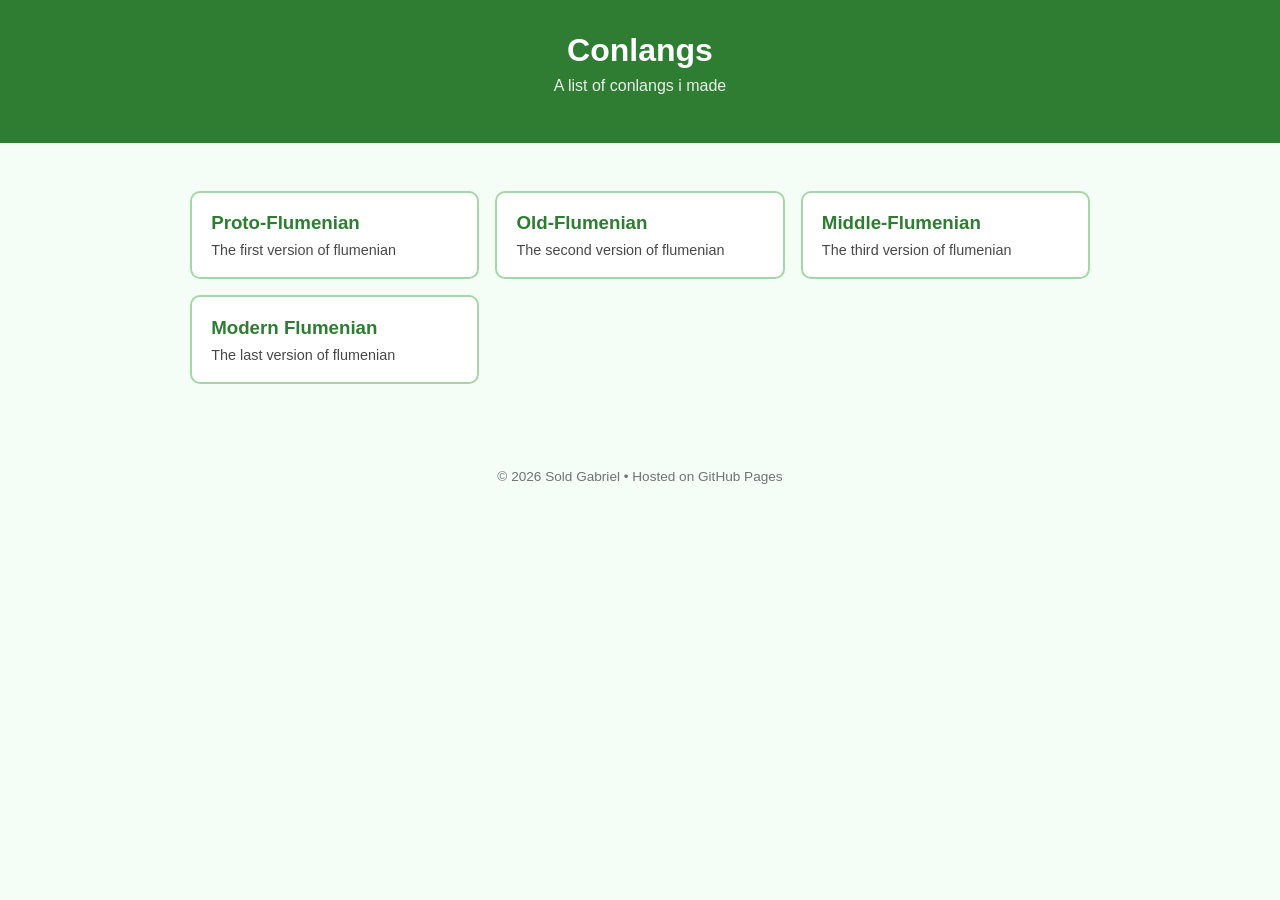
<file: conlangs/index.html>
<!DOCTYPE html>

<html lang="en">
<head>
  <meta charset="UTF-8">
  <meta name="viewport" content="width=device-width, initial-scale=1.0">
  <title>Conlangs</title>
  <link rel="icon" type="image/png" href="/icons/favicon.png">

  <style>
    :root {
      --main-green: #2e7d32;
      --light-green: #a5d6a7;
      --bg: #f4fdf6;
      --text: #1b1b1b;
    }

    body {
      margin: 0;
      font-family: Arial, sans-serif;
      background-color: var(--bg);
      color: var(--text);
    }

    header {
      background: var(--main-green);
      color: white;
      padding: 2rem 1rem;
      text-align: center;
    }

    header h1 {
      margin: 0;
      font-size: 2rem;
    }

    header p {
      margin-top: 0.5rem;
      opacity: 0.9;
    }

    main {
      max-width: 900px;
      margin: 2rem auto;
      padding: 1rem;
    }

    .grid {
      display: grid;
      grid-template-columns: repeat(auto-fit, minmax(220px, 1fr));
      gap: 1rem;
    }

    .card {
      background: white;
      border: 2px solid var(--light-green);
      border-radius: 10px;
      padding: 1.2rem;
      text-decoration: none;
      color: inherit;
      transition: all 0.2s ease;
    }

    .card:hover {
      border-color: var(--main-green);
      transform: translateY(-3px);
      box-shadow: 0 4px 10px rgba(0,0,0,0.08);
    }

    .card h3 {
      margin: 0 0 0.5rem;
      color: var(--main-green);
    }

    .card p {
      margin: 0;
      font-size: 0.9rem;
      opacity: 0.8;
    }

    footer {
      text-align: center;
      padding: 1.5rem;
      font-size: 0.85rem;
      opacity: 0.6;
    }
  </style>

</head>

<body>

  <header>
    <h1>Conlangs</h1>
    <p>A list of conlangs i made</p>
  </header>

  <main>
    <div class="grid">


  <a class="card" href="./proto-flumenian/">
    <h3>Proto-Flumenian</h3>
    <p>The first version of flumenian</p>
  </a>


  <a class="card" href="./old-flumenian/">
    <h3>Old-Flumenian</h3>
    <p>The second version of flumenian</p>
  </a>


  <a class="card" href="./middle-flumenian/">
    <h3>Middle-Flumenian</h3>
    <p>The third version of flumenian</p>
  </a>

  <a class="card" href="./flumenian/">
    <h3>Modern Flumenian</h3>
    <p>The last version of flumenian</p>
  </a>


</div>

  </main>

  <footer>
    <p>© 2026 Sold Gabriel • Hosted on GitHub Pages</p>
  </footer>

</body>
</html>
</file>
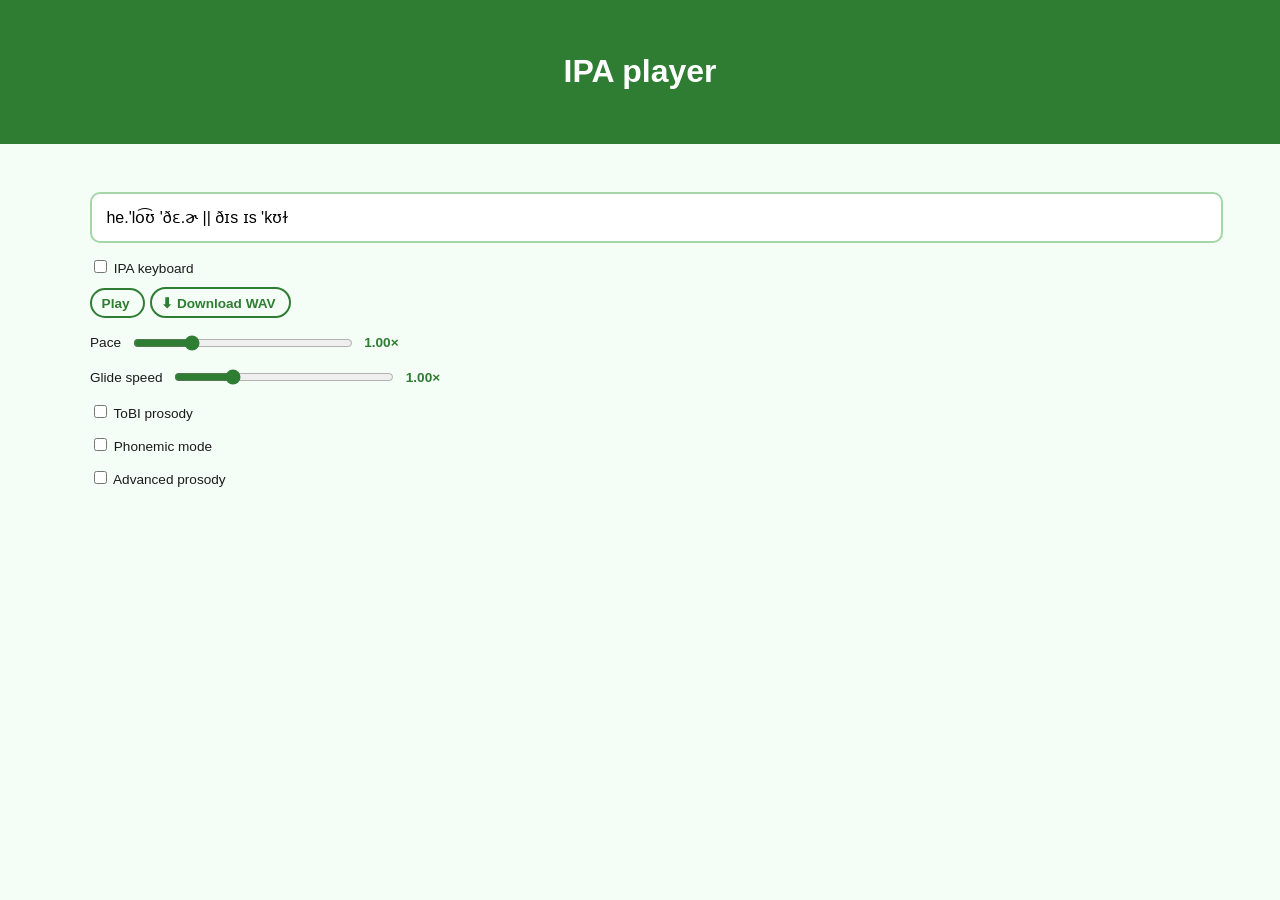
<file: ipa_to_sound/index.html>
<!DOCTYPE html>
<html lang="en">
<head>
    <meta charset="UTF-8" />
    <meta name="viewport" content="width=device-width, initial-scale=1.0" />
    <meta
        name="IPA Reader"
        content="It transforms the IPA text into a phoneme string computable by klattsch, then it uses the klattsch engine with expanded phoneme inventory"
      />
    <title>Lexicon</title>
    <link rel="icon" type="image/png" href="/icons/favicon.png" />

    <style>
        :root {
            --main-green: #2e7d32;
            --light-green: #a5d6a7;
            --bg: #f4fdf6;
            --text: #1b1b1b;
        }

        body {
            margin: 0;
            font-family: Arial, sans-serif;
            background: var(--bg);
            color: var(--text);
        }

        header {
            background: var(--main-green);
            color: white;
            text-align: center;
            padding: 2rem 1rem;
        }

        main {
            max-width: 1100px;
            margin: 2rem auto;
            padding: 1rem;
        }

        #ipa {
            width: 100%;
            padding: 0.9rem;
            border: 2px solid var(--light-green);
            border-radius: 10px;
            font-size: 1rem;
        }



        /* ─── play button ────────────────────────────────────────────────── */
        .play-btn {
            display: inline-flex;
            align-items: center;
            gap: 0.4rem;
            margin-top: 0.7rem;
            padding: 0.35rem 0.85rem 0.35rem 0.6rem;
            border: 2px solid var(--main-green);
            border-radius: 999px;
            background: transparent;
            color: var(--main-green);
            font-size: 0.85rem;
            font-weight: 600;
            cursor: pointer;
            transition: background 0.2s, color 0.2s, transform 0.1s;
        }

        .play-btn:hover {
            background: var(--main-green);
            color: white;
        }

        .play-btn:active {
            transform: scale(0.94);
        }

        .play-btn:disabled {
            opacity: 0.4;
            pointer-events: none;
        }

        .play-btn.playing {
            background: var(--main-green);
            color: white;
            animation: pulse 0.8s ease-in-out infinite alternate;
        }

        @keyframes pulse {
            0% {
                box-shadow: 0 0 0 0 rgba(46, 125, 50, 0.4);
            }
            100% {
                box-shadow: 0 0 0 6px rgba(46, 125, 50, 0);
            }
        }

        .status {
            margin-top: 0.6rem;
            font-size: 0.85rem;
            color: #4a4a4a;
            min-height: 1.2em;
        }

        .status.error {
            color: #c62828;
        }

        .speed-control {
            display: flex;
            align-items: center;
            gap: 0.6rem;
            margin-top: 0.9rem;
            font-size: 0.85rem;
            color: var(--text);
        }

        .speed-control input[type="range"] {
            accent-color: var(--main-green);
            width: 220px;
        }

        .speed-control output {
            font-variant-numeric: tabular-nums;
            min-width: 3.2em;
            font-weight: 600;
            color: var(--main-green);
        }

        .ipa-advanced-input {
            width: 100%;
            min-height: 2.6rem;
            padding: 0.9rem;
            border: 2px solid var(--light-green);
            border-radius: 10px;
            font-size: 1rem;
            box-sizing: border-box;
            white-space: pre-wrap;
            outline: none;
            background: white;
        }

        .tag-marker {
            display: inline-block;
            width: 0;
            border-left: 3px solid currentColor;
            height: 1.15em;
            vertical-align: middle;
            margin: 0 2px;
            cursor: pointer;
        }
        .tag-marker:hover { filter: brightness(0.7); }

        .tag-menus-row {
            display: flex;
            flex-wrap: wrap;
            gap: 0.6rem;
            margin-top: 0.7rem;
        }
        .tag-menu-box {
            width: 200px;
            padding: 0.6rem;
            border: 2px solid #888;
            border-radius: 8px;
            background: white;
            font-size: 0.85rem;
        }
        .tag-menu-box label {
            display: block;
            font-size: 0.75rem;
            margin-top: 0.4rem;
            color: #444;
        }
        .tag-menu-box select,
        .tag-menu-box input[type="text"],
        .tag-menu-box input[type="number"] {
            width: 100%;
            padding: 0.3rem;
            border: 1px solid #ccc;
            border-radius: 5px;
            box-sizing: border-box;
            margin-top: 0.15rem;
            font-size: 0.85rem;
        }
        .tag-menu-box input[type="color"] {
            margin-top: 0.15rem;
            width: 100%;
            height: 1.6rem;
        }
        .tag-menu-box button {
            font-size: 0.75rem;
            padding: 0.25rem 0.6rem;
        }
        .tag-hint {
            font-size: 0.7rem;
            color: #666;
            margin-top: 0.3rem;
        }
        .minimize-bar {
            margin-top: 0.7rem;
            display: flex;
            align-items: center;
            gap: 0.5rem;
        }

        /* ─── IPA keyboard ───────────────────────────────────────────────── */
        .ipa-kb {
            margin-top: 0.7rem;
            border: 2px solid var(--light-green);
            border-radius: 10px;
            background: white;
            padding: 0.8rem;
        }
        .ipa-kb-tabs {
            display: flex;
            gap: 0.4rem;
            margin-bottom: 0.6rem;
            flex-wrap: wrap;
        }
        .ipa-kb-tab {
            padding: 0.3rem 0.8rem;
            border: 2px solid var(--main-green);
            border-radius: 999px;
            background: transparent;
            color: var(--main-green);
            font-size: 0.8rem;
            font-weight: 600;
            cursor: pointer;
        }
        .ipa-kb-tab.active,
        .ipa-kb-tab:hover {
            background: var(--main-green);
            color: white;
        }
        .ipa-kb-scroll {
            overflow-x: auto;
        }
        .ipa-kb-table {
            border-collapse: collapse;
            font-size: 0.85rem;
            width: 100%;
        }
        .ipa-kb-table th,
        .ipa-kb-table td {
            border: 1px solid #dfe9df;
            padding: 2px;
            text-align: center;
            white-space: nowrap;
        }
        .ipa-kb-table thead th {
            background: var(--bg);
            color: var(--main-green);
            font-size: 0.72rem;
            font-weight: 600;
            padding: 4px 6px;
        }
        .ipa-kb-table tbody th {
            text-align: left;
            font-size: 0.72rem;
            color: #444;
            font-weight: 600;
            padding: 2px 8px;
            white-space: nowrap;
            background: var(--bg);
        }
        .ipa-kb-table td.empty {
            background: repeating-linear-gradient(45deg, #f2f2f2, #f2f2f2 4px, #e8e8e8 4px, #e8e8e8 8px);
        }
        .ipa-key {
            font-size: 1.05rem;
            min-width: 1.9em;
            padding: 0.15rem 0.3rem;
            margin: 1px;
            border: 1px solid var(--light-green);
            border-radius: 6px;
            background: white;
            color: var(--text);
            cursor: pointer;
            font-family: "Doulos SIL", "Charis SIL", "Gentium", "Segoe UI", Arial, sans-serif;
        }
        .ipa-key:hover {
            background: var(--light-green);
        }
        .ipa-key:active {
            transform: scale(0.92);
        }
        .ipa-key.unsupported {
            opacity: 0.35;
        }
        .ipa-kb-marks {
            display: flex;
            flex-wrap: wrap;
            gap: 0.7rem;
        }
        .ipa-kb-mark-group {
            min-width: 140px;
        }
        .ipa-kb-mark-group-label {
            font-size: 0.72rem;
            font-weight: 600;
            color: #444;
            margin-bottom: 0.2rem;
        }
        .ipa-kb-mark-row {
            display: flex;
            flex-wrap: wrap;
            gap: 2px;
        }
        .ipa-kb-hint {
            font-size: 0.7rem;
            color: #666;
            margin-top: 0.5rem;
        }

    </style>
</head>
<body>
    <header>
        <h1>IPA player</h1>
    </header>
    <main>
        <div class="controls">
            <input id="ipa" value="he.'lo͡ʊ 'ðɛ.ɚ || ðɪs ɪs 'kʊɫ" placeholder="IPA text" />
            <div id="ipaAdvancedWrap" style="display:none; margin-top:0.6rem;">
                <label style="font-size:0.85rem; display:block; margin-bottom:0.2rem;">
                    IPA text (tags shown as colored vertical lines, not characters)
                </label>
                <div id="ipaAdvanced" class="ipa-advanced-input" contenteditable="true"></div>
            </div>
        </div>
        <div class="speed-control">
            <label for="kbEnabled"><input id="kbEnabled" type="checkbox" /> IPA keyboard</label>
        </div>
        <div id="kbPanel" class="ipa-kb" style="display:none;"></div>
        <button id="playBtn" class="play-btn">Play</button>
        <button id="downloadBtn" class="play-btn">⬇ Download WAV</button>
        <div class="speed-control">
            <label for="speed">Pace</label>
            <input id="speed" type="range" min="0.5" max="2.5" step="0.05" value="1" />
            <output id="speedValue" for="speed">1.00×</output>
        </div>
        <div class="speed-control">
            <label for="glideSpeed">Glide speed</label>
            <input id="glideSpeed" type="range" min="0.5" max="2.5" step="0.05" value="1" />
            <output id="glideSpeedValue" for="glideSpeed">1.00×</output>
        </div>
        <div class="speed-control">
            <label for="tobiEnabled"><input id="tobiEnabled" type="checkbox" /> ToBI prosody</label>
        </div>
        <div class="speed-control" id="tobiRow" style="display:none;">
            <label for="tobi">Tones</label>
            <input id="tobi" type="text" placeholder="H* L-L% | H* L-H%"
                   style="flex:1; padding:0.4rem; border:2px solid var(--light-green); border-radius:8px;" />
        </div>
        <div class="speed-control">
            <label for="phonemicEnabled"><input id="phonemicEnabled" type="checkbox" /> Phonemic mode</label>
        </div>
        <div id="phonemicRows" style="display:none;">
            <div class="controls">
                <label for="phonemic" style="font-size:0.85rem; display:block; margin-bottom:0.2rem;">/ phonemes /</label>
                <input id="phonemic" placeholder="p a t a" />
            </div>
            <div class="controls">
                <label for="soundChanges" style="font-size:0.85rem; display:block; margin-bottom:0.2rem;">sound changes (one rule per line)</label>
                <textarea id="soundChanges" rows="4" placeholder="T > D / V_V&#10;h > Ø / V_V"
                          style="width:100%; padding:0.9rem; border:2px solid var(--light-green); border-radius:10px; font-size:1rem; box-sizing:border-box;"></textarea>
            </div>
        </div>
        <div class="speed-control">
            <label for="advancedEnabled"><input id="advancedEnabled" type="checkbox" /> Advanced prosody</label>
        </div>
        <div id="advancedRows" style="display:none;">
            <button id="insertTagBtn" class="play-btn" type="button">+ Insert tag</button>
            <div id="tagMenuContainer"></div>
        </div>
        <p id="status" class="status"></p>
    </main>
    <script type="module" src="src/main.js?v=0.5.0"></script>
    <script type="module">
        // NOTE: this assumes a global `speak(phonemeString)` function is already
        // provided elsewhere in the app (e.g. loaded by src/main.js), which takes
        // phoneme codes from bundled.js separated by spaces (e.g. "HH EH L O")
        // and synthesizes/plays the audio. If that's not the case yet, replace
        // the call inside playIpa() below with whatever your synth entry point is.
        import { bundled } from './src/engine/banks/bundled.js';

        const DATASET_NAME = 'ipa-soldgabriel-2026';
        const phonemeDefs = bundled[DATASET_NAME].phonemes;

        // Build a map of IPA symbol -> phoneme code (e.g. "ʂ" -> "SS").
        // Most entries only carry the symbol inside "example": "[ʂ]"; a few
        // also have an explicit "ipa" field, which takes precedence.
        // Symbols are stored NFD-normalized so precomposed accented letters
        // (e.g. "ă") and combining-mark sequences (e.g. "a" + breve) line up.
        function buildIpaMap() {
            const map = new Map();
            for (const [code, def] of Object.entries(phonemeDefs)) {
                let symbol = def.ipa;
                if (!symbol && def.example) {
                    const match = def.example.match(/\[(.+)\]/);
                    if (match) symbol = match[1];
                }
                if (symbol) {
                    const key = symbol.normalize('NFD');
                    if (map.has(key)) {
                        // Data bug in bundled.js: two phonemes share the same
                        // example symbol, so the second one silently makes the
                        // first unreachable from typed IPA. Surface it loudly
                        // instead of swallowing it -- e.g. LFN and LNFN both
                        // currently claim "[ã]".
                        console.warn(
                            `IPA symbol "${symbol}" is claimed by both ${map.get(key)} and ${code} in bundled.js; ` +
                            `${code} wins and ${map.get(key)} is now unreachable from typed IPA.`
                        );
                    }
                    map.set(key, code);
                }
            }
            return map;
        }

        const ipaMap = buildIpaMap();

        // Explicit override: the plain letter "r" (IPA alveolar trill) is not
        // looked up in bundled.js at all — it's always realized as a
        // multi-tap flap sequence.
        ipaMap.set('r', '( DX DX DX DX )');
        ipaMap.set('ʰ', 'r-60 ( H ) r+60');
        ipaMap.set('ʲ', 'r-60 ( J ) r+60');
        ipaMap.set('ʷ', 'r-60 ( W ) r+60');
        ipaMap.set('ˠ', 'r-60 ( VELR ) r+60');

        // Longest symbols first, so multi-character symbols (affricates like
        // "t͡ʃ", nasalized vowels like "ɑ̃") are matched before their parts.
        const symbolsByLength = [...ipaMap.keys()].sort((a, b) => b.length - a.length);

        // Diacritics that wrap the most recently emitted phoneme code as
        // "{prefix} {code} {closer}".
        const WRAP_DIACRITICS = {
            '\u02D0': { prefix: 'r220', closer: 'r' }, // ː  long
            ':': { prefix: 'r220', closer: 'r' },      // :  ASCII stand-in for ː
            '\u02D1': { prefix: 'r165', closer: 'r' }, // ˑ  half-long
            '\u0306': { prefix: 'r70', closer: 'r' },  // ̆  extra-short (combining breve)
            '\u0324': { prefix: 'h0.9', closer: 'h' }, // ̤  breathy voice (combining diaeresis below)
            '\u0330': { prefix: 'c1', closer: 'c' },   // ̰  creaky voice / vocal fry (combining tilde below)
        };

        // Boundary marks: emitted as standalone tokens, not tied to a phoneme.
        // '\u2197' (rising arrow) and '\u2193' (downstep arrow) piggyback on
        // this same mechanism: they don't wrap a phoneme, they just drop a
        // prosody directive into the stream at that point, which OVERRIDES
        // whatever contour/register was already in effect from there on.
        const BOUNDARY_TOKENS = {
            '|': ',', // minor (foot) boundary
            '\u2016': '.', // ‖ major (intonation) boundary
            '\u2197': '[contour=rise]', // ↗ forces a rising contour for the rest of the clause
            '\u2193': 'b-20', // ↓ downstep: permanent register step-down from here on
        };
        // Which BOUNDARY_TOKENS are prosody marks (vs basic structural
        // boundaries like | and ‖, which keep working even when advanced
        // prosody mode suppresses the others).
        const PROSODY_ONLY_BOUNDARY_CHARS = new Set(['\u2197', '\u2193']);
        // Set true while Advanced Prosody mode compiles its input: the
        // extIPA prosody marks (tone diacritics, Chao tone letters, ↗/↓)
        // are ignored in favor of the tag system instead of double-applying
        // both systems at once.
        let SUPPRESS_TONE_PROSODY = false;

        // Combining tone diacritics that wrap the LAST emitted code, same
        // mechanism as WRAP_DIACRITICS above (length marks etc.) — level
        // tones use a symmetric pitch bump that's undone right after, so
        // they never leave a lasting shift on what follows; á/à/ā are
        // level tones (high/low/mid), â/ǎ are contour tones (a real glide
        // within that one syllable, not just a level shift).
        const TONE_STEP = 12; // Hz per Chao tone-level step, used everywhere below
        const TONE_WRAP_DIACRITICS = {
            '\u0301': { prefix: `b+${TONE_STEP * 2}`, closer: `b-${TONE_STEP * 2}` }, // á high tone
            '\u0300': { prefix: `b-${TONE_STEP * 2}`, closer: `b+${TONE_STEP * 2}` }, // à low tone
            '\u0304': null, // ā mid/level tone -- reference level, no shift needed
        };
        // Contour (glide) tone diacritics: only cleanly representable as a
        // real within-syllable pitch glide when the code they're attached
        // to hasn't already been wrapped by something else (see comment at
        // its use below); falls back to a level-shift approximation
        // otherwise, which still sounds directionally right even if it's
        // not a true glide.
        const CONTOUR_TONE_DIACRITICS = {
            '\u0302': -TONE_STEP * 3, // â circumflex: falling contour (high -> low)
            '\u030C': TONE_STEP * 3,  // ǎ caron: rising contour (low -> high)
        };

        // Chao tone-letter levels (˥˦˧˨˩ = 5..1, high to low). These are
        // PREFIX marks in this app's convention (e.g. "˦a"), unlike the
        // combining marks above which are suffixes (e.g. "á"). A run of
        // several in a row (e.g. "˧˦˧a") describes a multi-point contour
        // across the syllable, not just its start and end.
        const TONE_LEVELS = {
            '\u02E5': 5, '\u02E6': 4, '\u02E7': 3, '\u02E8': 2, '\u02E9': 1,
        };

        // Stress marks: wrap an entire "." separated segment as
        // "{prefix} b+1 {segment} r b".
        const STRESS_WRAPS = {
            '\u02C8': { prefix: 'r150' }, // ˈ primary stress
            "'": { prefix: 'r150' },      // ' ASCII stand-in for ˈ
            '\u02CC': { prefix: 'r125' }, // ˌ secondary stress
        };

        // Tie bar: links two adjacent symbols into one glide, e.g. affricate
        // "t͡ʃ" or diphthong "a͡ʊ" (symbol + U+0361 + symbol). U+035C (tie
        // bar placed below instead of above) is the same thing typographically
        // and is treated identically. Maps straight onto the sequencer's
        // "[glideTo]" directive: the first symbol glides toward the second.
        const TIE_BAR_CHARS = new Set(['\u0361', '\u035C']);

        function matchSymbolAt(text, pos) {
            for (const symbol of symbolsByLength) {
                if (text.startsWith(symbol, pos)) return symbol;
            }
            return null;
        }

        function wrapLastCode(codes, prefix, closer) {
            if (codes.length === 0) return false;
            codes[codes.length - 1] = `${prefix} ${codes[codes.length - 1]} ${closer}`;
            return true;
        }

        // Builds one combined token for a run of Chao tone levels (e.g.
        // [3,4,3] for "˧˦˧") applied to a base phoneme code. Each level
        // becomes one repetition of the base code, grouped into a syllable
        // "( ... )" so they share a single syllable's time slot instead of
        // sounding like separate extra sounds; a sticky delta between
        // consecutive repetitions carries the pitch from one level to the
        // next. A trailing directive (outside the group, so it's silent)
        // undoes the total drift so the contour never leaks into whatever
        // comes after it.
        function buildToneContour(levels, baseCode) {
            const offsets = levels.map(L => (L - 3) * TONE_STEP);
            const parts = offsets.map((off, i) => {
                const step = i === 0 ? off : off - offsets[i - 1];
                if (step === 0) return baseCode;
                return `${baseCode}${step > 0 ? '+' : ''}${step}`;
            });
            const net = offsets[offsets.length - 1];
            const correction = net === 0 ? '' : ` b${net > 0 ? '-' : '+'}${Math.abs(net)}`;
            return `( ${parts.join(' ')} )${correction}`;
        }

        // Tokenizes a single (already dot-split) chunk of IPA text into an
        // array of phoneme-code tokens. Does not know about "." or stress
        // marks — those are handled per-segment by ipaToPhonemeString.
        function tokenizeSegment(text) {
            const codes = [];
            const unmatched = [];
            let i = 0;

            outer:
            while (i < text.length) {
                const ch = text[i];

                if (/\s/.test(ch)) {
                    i++;
                    continue;
                }

                if (ch in WRAP_DIACRITICS) {
                    const { prefix, closer } = WRAP_DIACRITICS[ch];
                    if (!wrapLastCode(codes, prefix, closer)) unmatched.push(ch);
                    i++;
                    continue;
                }

                // Suffix level tones: á/à/ā. Symmetric bump-and-undo, so a
                // level tone shifts just that one syllable's register and
                // never leaks into what follows.
                if (ch in TONE_WRAP_DIACRITICS) {
                    if (SUPPRESS_TONE_PROSODY) { i++; continue; } // ignored, per advanced prosody mode
                    const wrap = TONE_WRAP_DIACRITICS[ch];
                    if (wrap) {
                        if (!wrapLastCode(codes, wrap.prefix, wrap.closer)) unmatched.push(ch);
                    } else if (codes.length === 0) {
                        unmatched.push(ch); // ā (mid) with nothing to attach to
                    }
                    i++;
                    continue;
                }

                // Suffix contour tones: â (falling) / ǎ (rising). When the
                // last code is still bare (no earlier diacritic has wrapped
                // it) this rewrites it as a real transient pitch glide
                // within that one phoneme, e.g. "AA" -> "AA(-36)" — the
                // most accurate representation. If something already
                // wrapped it (e.g. a preceding length mark), a true glide
                // can no longer be spliced into the middle of that string
                // safely, so this falls back to a symmetric register-shift
                // wrap instead — directionally right, just not a true glide.
                if (ch in CONTOUR_TONE_DIACRITICS) {
                    if (SUPPRESS_TONE_PROSODY) { i++; continue; } // ignored, per advanced prosody mode
                    const delta = CONTOUR_TONE_DIACRITICS[ch];
                    if (codes.length === 0) {
                        unmatched.push(ch);
                    } else if (/^[A-Z]+$/.test(codes[codes.length - 1])) {
                        codes[codes.length - 1] += `(${delta > 0 ? '+' : ''}${delta})`;
                    } else {
                        wrapLastCode(codes, `b${delta > 0 ? '+' : ''}${delta}`, `b${delta > 0 ? '-' : '+'}${Math.abs(delta)}`);
                    }
                    i++;
                    continue;
                }

                if (ch in BOUNDARY_TOKENS) {
                    if (SUPPRESS_TONE_PROSODY && PROSODY_ONLY_BOUNDARY_CHARS.has(ch)) { i++; continue; }
                    codes.push(BOUNDARY_TOKENS[ch]);
                    i++;
                    continue;
                }

                // Tie bar: "t͡ʃ" / "a͡ʊ" etc. -- glide the preceding symbol
                // toward whatever symbol follows the tie mark.
                if (TIE_BAR_CHARS.has(ch)) {
                    const nextSymbol = matchSymbolAt(text, i + 1);
                    if (codes.length === 0 || !nextSymbol) {
                        unmatched.push(ch);
                        i++;
                        continue;
                    }
                    const nextCode = ipaMap.get(nextSymbol);
                    const lastCode = codes[codes.length - 1];
                    // Only safe to tie when the preceding code is still a
                    // single bare phoneme token (possibly with its own
                    // inline pitch suffix from a tone mark, e.g. "AA(-36)")
                    // -- [glideTo] must directly follow one phoneme and be
                    // directly followed by one phoneme (see sequencer.js).
                    // If something earlier (a length mark, etc.) already
                    // wrapped it into a multi-token string, tying it here
                    // would break that adjacency, so both symbols are kept
                    // as separate, non-glide-linked sounds instead --
                    // audible either way, just not glide-joined.
                    if (/^[A-Z]+(\([+-]?\d+(?:\.\d+)?\)|[+-]?\d+(?:\.\d+)?)?$/.test(lastCode)) {
                        codes[codes.length - 1] = `${lastCode} [glideTo] ${nextCode}`;
                    } else {
                        codes.push(nextCode);
                    }
                    i += 1 + nextSymbol.length;
                    continue;
                }

                // Prefix Chao tone letters: ˦a (one level) or ˧˦˧a (a
                // multi-point contour) — consume the whole run of tone-level
                // characters, then require a base symbol immediately after
                // it. With no base symbol to attach to, the run is invalid
                // and reported as unmatched rather than silently dropped.
                if (ch in TONE_LEVELS) {
                    if (SUPPRESS_TONE_PROSODY) { i++; continue; } // ignored, per advanced prosody mode
                    let j = i;
                    const levels = [];
                    while (j < text.length && text[j] in TONE_LEVELS) {
                        levels.push(TONE_LEVELS[text[j]]);
                        j++;
                    }
                    let matchedSymbol = null;
                    for (const symbol of symbolsByLength) {
                        if (text.startsWith(symbol, j)) { matchedSymbol = symbol; break; }
                    }
                    if (matchedSymbol) {
                        const baseCode = ipaMap.get(matchedSymbol);
                        if (levels.length === 1) {
                            const off = (levels[0] - 3) * TONE_STEP;
                            codes.push(off === 0 ? baseCode : `b${off > 0 ? '+' : ''}${off} ${baseCode} b${off > 0 ? '-' : '+'}${Math.abs(off)}`);
                        } else {
                            codes.push(buildToneContour(levels, baseCode));
                        }
                        i = j + matchedSymbol.length;
                    } else {
                        for (const c of text.slice(i, j)) unmatched.push(c);
                        i = j;
                    }
                    continue;
                }

                for (const symbol of symbolsByLength) {
                    if (text.startsWith(symbol, i)) {
                        codes.push(ipaMap.get(symbol));
                        i += symbol.length;
                        continue outer;
                    }
                }
                unmatched.push(ch);
                i++;
            }

            return { codes, unmatched };
        }

        function wrapSegment(joinedCodes, stress) {
            if (stress) {
                return `${stress.prefix} b+1 ${joinedCodes} r b`;
            }
            return `r100 ${joinedCodes} r`;
        }

        // Splits a word into stress-annotated chunks. Both "." and any
        // stress mark (ˈ/'/ˌ) act as boundaries — a stress mark doesn't
        // need to be preceded by "." to start a new chunk (so "meˈnĩ" splits
        // into "me" and a ˈ-stressed "nĩ" even without a dot between them).
        // "." carries no stress; a stress mark carries its own stress onto
        // whatever text follows it, until the next boundary.
        function splitWordIntoChunks(rawWord) {
            const chunks = [];
            let start = 0;
            let stress = null;

            const flush = (end) => {
                const text = rawWord.slice(start, end).trim();
                if (text) chunks.push({ text, stress });
            };

            for (let i = 0; i < rawWord.length; i++) {
                const ch = rawWord[i];
                if (ch === '.') {
                    flush(i);
                    start = i + 1;
                    stress = null;
                } else if (ch in STRESS_WRAPS) {
                    flush(i);
                    start = i + 1;
                    stress = STRESS_WRAPS[ch];
                }
            }
            flush(rawWord.length);

            return chunks;
        }

        // Same work as processWord below, but returns each chunk separately
        // (with its stressed flag) instead of joining them into one string.
        // processWord is now just a thin wrapper around this -- identical
        // output, just also used directly by the ToBI mapper, which needs
        // to find individual stressed chunks to attach pitch accents to.
        function processWordStructured(rawWord) {
            const chunks = splitWordIntoChunks(rawWord);
            const result = [];
            const unmatched = [];

            for (const { text, stress } of chunks) {
                const { codes, unmatched: chunkUnmatched } = tokenizeSegment(text);
                unmatched.push(...chunkUnmatched);
                if (codes.length === 0) continue;
                result.push({ stressed: !!stress, output: wrapSegment(codes.join(' '), stress) });
            }

            return { chunks: result, unmatched };
        }

        // Processes one whitespace-delimited word: splits it into
        // stress-annotated chunks (see splitWordIntoChunks), tokenizes each,
        // and wraps it — stressed chunks as "{prefix} b+1 {chunk} r b",
        // every other chunk in the word as "r100 {chunk} r".
        function processWord(rawWord) {
            const { chunks, unmatched } = processWordStructured(rawWord);
            return { output: chunks.map(c => c.output).join(' '), unmatched };
        }

        // Same splitting as ipaToPhonemeString, but returns one flat list of
        // chunks across the whole phrase (not joined into a string) --
        // what the ToBI mapper needs to walk stressed syllables in order.
        function ipaPhraseToChunks(rawIpa) {
            const text = rawIpa
                .normalize('NFD')
                .trim()
                .replace(/^[\[\/]+|[\]\/]+$/g, '');

            const words = text.split(/\s+/).filter(Boolean);
            const allChunks = [];
            const unmatched = [];

            for (const rawWord of words) {
                const { chunks, unmatched: wordUnmatched } = processWordStructured(rawWord);
                unmatched.push(...wordUnmatched);
                allChunks.push(...chunks);
            }

            return { chunks: allChunks, unmatched };
        }

        // Turns raw IPA text into a bundled.js phoneme code string. Text is
        // split into words (by whitespace), and each word into "." separated
        // segments — the "." is only a splitting aid and never appears in
        // the rendered output itself. Within each word, a stressed segment
        // is wrapped as "{prefix} b+1 {segment} r b"; every other segment in
        // that word is wrapped as "r100 {segment} r".
        // e.g. "ˈka.mĩ.ɲu suave" ->
        //   "r150 b+1 K AA r b r100 M IN r r100 U r r100 SS UW AA V EH r"
        // Returns { phonemeString, unmatched }.
        function ipaToPhonemeString(rawIpa) {
            const text = rawIpa
                .normalize('NFD')
                .trim()
                .replace(/^[\[\/]+|[\]\/]+$/g, ''); // drop surrounding [ ] or / /

            const words = text.split(/\s+/).filter(Boolean);
            const wordOutputs = [];
            const unmatched = [];

            for (const rawWord of words) {
                const { output, unmatched: wordUnmatched } = processWord(rawWord);
                unmatched.push(...wordUnmatched);
                if (output) wordOutputs.push(output);
            }

            return { phonemeString: wordOutputs.join(' '), unmatched };
        }


        // --- Phonemic mode: sound-change rule engine ------------------------
        // Auto-classifies IPA phonemes by articulatory features (place,
        // manner, voice, height, backness) into the natural classes below,
        // then applies an ordered list of generative sound-change rules
        // (TARGET > OUTPUT / LEFT_RIGHT, with ! for exceptions) to a
        // phonemic input string. The result is treated as an allophonic
        // transcription and run through the normal pronunciation pipeline.
        //
        // Supported: literal segments, natural classes (A-Z per the table
        // below), Ø (delete/insert), X0 (copy the matched segment
        // unchanged), stress-marked classes (acute or apostrophe prefix,
        // e.g. ´V/'V = stressed vowel), #/$/% boundaries (# is
        // auto-inserted at word edges), a single level of "(X)" for
        // zero-or-more, and one "!" exception clause per rule.
        // Feature-changing output (a bare class letter, e.g. "T > D")
        // picks the class member closest in place/manner to the matched
        // input segment.
        //
        // NOT implemented (see conversation): Xn/Xx (nth/all of a
        // sequence), tone marking, X̣ as a general modifier (use the
        // literal retroflex IPA character instead), nested parentheses.
// --- Phoneme feature table for the auto-classifier -------------------------
        // --- Phonemic mode: sound-change rule engine ------------------------
        // Auto-classifies IPA phonemes by articulatory features (place,
        // manner, voice, height, backness) into the natural classes below,
        // then applies an ordered list of generative sound-change rules
        // (TARGET > OUTPUT, optionally "/ LEFT_RIGHT", with ! for
        // exceptions) to a phonemic input string. Arrows >, →, and -> are
        // interchangeable. The result is treated as an allophonic
        // transcription and run through the normal pronunciation pipeline.
        //
        // Supported: literal segments, {a,b,c} alternation sets, natural
        // classes (A-Z), Ø (delete/insert), X0 (copy the matched segment
        // unchanged), stress marking -- prefix ´/'/", or suffix combining
        // acute (V́) -- meaning "stressed X", nasal marking -- prefix ~,
        // suffix combining tilde (Ṽ), or bracket [+nas]/[-nas] -- meaning
        // "nasal(ized) X" (as a TARGET: must already be nasal/non-nasal; as
        // an OUTPUT: nasalize/denasalize the matched segment), #/$/%
        // boundaries (# auto-inserted at word edges), a single level of
        // "(X)" for zero-or-more, a bare "stressed"/"unstressed" condition
        // in place of an environment, and one "!" exception clause (a full
        // LEFT_RIGHT environment) per rule. A rule with no "/" at all
        // applies unconditionally, everywhere. Feature-changing output (a
        // bare class letter, e.g. "T > D") picks the class member closest
        // in place/manner to the matched input segment -- or, if the
        // matched segment already belongs to that class, leaves it as-is
        // rather than hunting for a "nearest" alternative.
        //
        // NOT implemented: Xn/Xx (nth/all of a sequence), tone marking, X̣
        // as a general modifier (use the literal retroflex IPA character
        // instead), nested parentheses, multi-segment backreference
        // targets (V0V0, C0C0 -- "two identical segments in a row"), labeled
        // positional variables (V1_V2, C1_C2), feature-VALUE exceptions
        // like "! C = S" (only a full "! LEFT_RIGHT" exception environment
        // is supported), "_?" wildcard, and multi-arrow historical chains
        // in one rule (kl > kˎ > tʃ > ʃ -- write the final result directly,
        // or as separate ordered rules).
// --- Phoneme feature table (unchanged from before) -------------------------
const CONSONANTS = {
  p:{manner:'stop',place:'bilabial',voice:false}, b:{manner:'stop',place:'bilabial',voice:true},
  t:{manner:'stop',place:'alveolar',voice:false}, d:{manner:'stop',place:'alveolar',voice:true},
  'ʈ':{manner:'stop',place:'retroflex',voice:false}, 'ɖ':{manner:'stop',place:'retroflex',voice:true},
  c:{manner:'stop',place:'palatal',voice:false}, 'ɟ':{manner:'stop',place:'palatal',voice:true},
  k:{manner:'stop',place:'velar',voice:false}, g:{manner:'stop',place:'velar',voice:true},
  q:{manner:'stop',place:'uvular',voice:false}, 'ɢ':{manner:'stop',place:'uvular',voice:true},
  'ʔ':{manner:'stop',place:'glottal',voice:false},
  m:{manner:'nasal',place:'bilabial',voice:true}, 'ɱ':{manner:'nasal',place:'labiodental',voice:true},
  n:{manner:'nasal',place:'alveolar',voice:true}, 'ɳ':{manner:'nasal',place:'retroflex',voice:true},
  'ɲ':{manner:'nasal',place:'palatal',voice:true}, 'ŋ':{manner:'nasal',place:'velar',voice:true},
  'ɴ':{manner:'nasal',place:'uvular',voice:true},
  'ɸ':{manner:'fricative',place:'bilabial',voice:false}, 'β':{manner:'fricative',place:'bilabial',voice:true},
  f:{manner:'fricative',place:'labiodental',voice:false}, v:{manner:'fricative',place:'labiodental',voice:true},
  'θ':{manner:'fricative',place:'dental',voice:false}, 'ð':{manner:'fricative',place:'dental',voice:true},
  s:{manner:'fricative',place:'alveolar',voice:false}, z:{manner:'fricative',place:'alveolar',voice:true},
  'ʃ':{manner:'fricative',place:'postalveolar',voice:false}, 'ʒ':{manner:'fricative',place:'postalveolar',voice:true},
  'ʂ':{manner:'fricative',place:'retroflex',voice:false}, 'ʐ':{manner:'fricative',place:'retroflex',voice:true},
  'ç':{manner:'fricative',place:'palatal',voice:false}, 'ʝ':{manner:'fricative',place:'palatal',voice:true},
  x:{manner:'fricative',place:'velar',voice:false}, 'ɣ':{manner:'fricative',place:'velar',voice:true},
  'χ':{manner:'fricative',place:'uvular',voice:false}, 'ʁ':{manner:'fricative',place:'uvular',voice:true},
  'ħ':{manner:'fricative',place:'pharyngeal',voice:false}, 'ʕ':{manner:'fricative',place:'pharyngeal',voice:true},
  h:{manner:'fricative',place:'glottal',voice:false}, 'ɦ':{manner:'fricative',place:'glottal',voice:true},
  l:{manner:'liquid',place:'alveolar',voice:true}, 'ɭ':{manner:'liquid',place:'retroflex',voice:true},
  'ʎ':{manner:'liquid',place:'palatal',voice:true}, 'ʟ':{manner:'liquid',place:'velar',voice:true},
  r:{manner:'liquid',place:'alveolar',voice:true}, 'ɾ':{manner:'liquid',place:'alveolar',voice:true},
  'ɽ':{manner:'liquid',place:'retroflex',voice:true},
  'ʋ':{manner:'approximant',place:'labiodental',voice:true}, 'ɹ':{manner:'approximant',place:'alveolar',voice:true},
  'ɻ':{manner:'approximant',place:'retroflex',voice:true},
  j:{manner:'approximant',place:'palatal',voice:true,glide:true},
  'ɰ':{manner:'approximant',place:'velar',voice:true,glide:true},
  w:{manner:'approximant',place:'labiovelar',voice:true,glide:true},
  'ɥ':{manner:'approximant',place:'labiopalatal',voice:true,glide:true},
  'ǀ':{manner:'click',place:'dental',voice:false}, 'ǃ':{manner:'click',place:'alveolar',voice:false},
  'ǂ':{manner:'click',place:'palatal',voice:false}, 'ǁ':{manner:'click',place:'lateral',voice:false},
  'ʘ':{manner:'click',place:'bilabial',voice:false},
};
const AFFRICATE_PAIRS = [['t','s'],['d','z'],['t','ʃ'],['d','ʒ'],['t','ɕ'],['d','ʑ'],['ʈ','ʂ'],['ɖ','ʐ']];
const TIE = '\u0361';
for (const [stop, fric] of AFFRICATE_PAIRS) {
  const stopF = CONSONANTS[stop] || {};
  CONSONANTS[stop+TIE+fric] = { manner:'affricate', place: stopF.place, voice: stopF.voice };
}
CONSONANTS['ɕ'] = {manner:'fricative',place:'postalveolar',voice:false};
CONSONANTS['ʑ'] = {manner:'fricative',place:'postalveolar',voice:true};

const VOWELS = {
  i:{height:'high',backness:'front'}, y:{height:'high',backness:'front'},
  'ɨ':{height:'high',backness:'central'}, 'ʉ':{height:'high',backness:'central'},
  'ɯ':{height:'high',backness:'back'}, u:{height:'high',backness:'back'},
  'ɪ':{height:'high',backness:'front'}, 'ʏ':{height:'high',backness:'front'}, 'ʊ':{height:'high',backness:'back'},
  e:{height:'mid',backness:'front'}, 'ø':{height:'mid',backness:'front'},
  'ɘ':{height:'mid',backness:'central'}, 'ɵ':{height:'mid',backness:'central'}, 'ə':{height:'mid',backness:'central'},
  'ɤ':{height:'mid',backness:'back'}, o:{height:'mid',backness:'back'},
  'ɛ':{height:'mid',backness:'front'}, 'œ':{height:'mid',backness:'front'},
  'ɜ':{height:'mid',backness:'central'}, 'ɞ':{height:'mid',backness:'central'}, 'ʌ':{height:'mid',backness:'back'}, 'ɔ':{height:'mid',backness:'back'},
  'æ':{height:'low',backness:'front'}, 'ɐ':{height:'low',backness:'central'},
  a:{height:'low',backness:'front'}, 'ɶ':{height:'low',backness:'front'}, 'ɑ':{height:'low',backness:'back'}, 'ɒ':{height:'low',backness:'back'},
};
for (const v in VOWELS) VOWELS[v] = { manner:'vowel', voice:true, ...VOWELS[v] };
const PHONEME_FEATURES = { ...CONSONANTS, ...VOWELS };

function classesOf(baseSymbol) {
  const f = PHONEME_FEATURES[baseSymbol];
  const classes = new Set();
  if (!f) return classes;
  const isVowel = f.manner === 'vowel';
  classes.add('C');
  if (isVowel) { classes.delete('C'); classes.add('V'); classes.add('U'); }
  if (isVowel && f.backness === 'back') classes.add('B');
  if (isVowel && f.backness === 'front') classes.add('E');
  if (f.manner === 'stop') { classes.add('S'); classes.add(f.voice ? 'D' : 'T'); }
  if (f.manner === 'fricative') classes.add('F');
  if (f.manner === 'affricate') classes.add('A');
  if (f.manner === 'nasal') classes.add('N');
  if (f.manner === 'liquid') classes.add('L');
  if (f.manner === 'approximant') { classes.add('J'); if (f.glide) classes.add('W'); }
  if (f.manner === 'click') classes.add('Q');
  if (f.place === 'glottal') classes.add('H');
  if (f.place === 'velar') classes.add('K');
  if (f.place === 'bilabial' || f.place === 'labiodental' || f.place === 'labiovelar' || f.place === 'labiopalatal') classes.add('P');
  if (f.place === 'uvular') classes.add('Q');
  if (['nasal','liquid','approximant'].includes(f.manner) || isVowel) classes.add('R');
  if (['stop','fricative','affricate'].includes(f.manner)) classes.add('O');
  if (['fricative','approximant','liquid'].includes(f.manner) || isVowel) classes.add('Z');
  return classes;
}

// --- Segmentation ------------------------------------------------------
const CLASS_LETTERS = new Set('ABCDEFHJKLMNOPQRSTUVWZ'.split(''));
const BOUNDARY_CHARS = new Set(['#', '$', '%']);
// Stress prefix marks: ˈ (IPA), ' (ascii stand-in), ” (as given by the user).
// Combining acute (0301) is handled separately as a SUFFIX mark (V́ / ´V).
const STRESS_PREFIX = new Set(['\u02C8', "'", '\u201D', '\u00B4']);
const NASAL_PREFIX = '~';

function isCombining(ch) {
  return ch && /\p{Mn}/u.test(ch) && ch !== TIE;
}

function segmentPhonemic(text) {
  const t = text.normalize('NFD');
  const segments = [];
  let i = 0;
  let pendingStress = false;
  while (i < t.length) {
    const ch = t[i];
    if (/\s/.test(ch)) { i++; continue; }
    if (BOUNDARY_CHARS.has(ch)) { segments.push({ text: ch, boundary: ch, stressed: false }); i++; continue; }
    if (STRESS_PREFIX.has(ch)) { pendingStress = true; i++; continue; }
    if (ch === '\u0301' && segments.length === 0) { pendingStress = true; i++; continue; } // stray leading acute
    if (i >= t.length) break;
    let seg = t[i]; i++;
    while (i < t.length) {
      if (t[i] === TIE) {
        seg += t[i]; i++;
        if (i < t.length) { seg += t[i]; i++; }
      } else if (t[i] === '\u0301') { pendingStress = true; i++; } // suffix acute = stress (V́)
      else if (isCombining(t[i])) { seg += t[i]; i++; }
      else break;
    }
    segments.push({ text: seg.normalize('NFC'), boundary: null, stressed: pendingStress });
    pendingStress = false;
  }
  return segments;
}

function baseOf(segText) {
  return segText.normalize('NFD').replace(/[\u0300-\u036F]/g, m => (m === TIE ? m : '')).normalize('NFC');
}
function segIsNasal(seg) {
  return !seg.boundary && seg.text.normalize('NFD').includes('\u0303');
}
function segMatchesClass(seg, letter) {
  if (seg.boundary) return false;
  return classesOf(baseOf(seg.text)).has(letter);
}

// --- Shared atom parsing -----------------------------------------------
// One "atom" = an optional stress mark (prefix ´/'/”, or suffix combining
// acute), an optional nasal mark (prefix ~, suffix combining tilde, or a
// bracket [+nas]/[-nas] suffix), and a base: a class letter, Ø, X0, or a
// literal IPA run (which may itself be a {a,b,c} alternation set).
// Returns { kind: 'null'|'copy'|'class'|'literal'|'alt', ... }.
function parseAtom(raw) {
  let s = raw.trim();
  if (s === 'Ø') return { kind: 'null' };
  if (s === 'X0') return { kind: 'copy' };

  let stressed, nasal;
  while (s.length && (STRESS_PREFIX.has(s[0]))) { stressed = true; s = s.slice(1); }
  while (s.length && s[0] === NASAL_PREFIX) { nasal = true; s = s.slice(1); }

  const bracketM = s.match(/^(.*)\[([+-])nas\]$/);
  if (bracketM) { s = bracketM[1]; nasal = bracketM[2] === '+'; }

  // {a,b,c} alternation set -- each option parsed recursively
  if (s.startsWith('{') && s.endsWith('}')) {
    const options = s.slice(1, -1).split(',').map(o => parseAtom(o.trim()));
    return { kind: 'alt', options, stressed, nasal };
  }

  let nfd = s.normalize('NFD');
  while (nfd.length > 1) {
    const last = nfd[nfd.length - 1];
    if (last === '\u0301') { stressed = true; nfd = nfd.slice(0, -1); }
    else if (last === '\u0303') { nasal = true; nfd = nfd.slice(0, -1); }
    else break;
  }
  s = nfd.normalize('NFC');

  if (s.length === 1 && CLASS_LETTERS.has(s)) return { kind: 'class', letter: s, stressed, nasal };
  const segs = segmentPhonemic(s);
  return { kind: 'literal', text: segs.map(x => x.text).join(''), stressed, nasal };
}

function atomToMatcher(atom) {
  if (atom.kind === 'null') return { type: 'null' };
  if (atom.kind === 'copy') return { type: 'literal', text: 'X0' }; // X0 as a bare target isn't meaningful; treat literally
  if (atom.kind === 'alt') return { type: 'altGroup', options: atom.options.map(atomToMatcher) };
  if (atom.kind === 'class') return { type: 'class', letter: atom.letter, stressed: atom.stressed, nasal: atom.nasal };
  return { type: 'literal', text: atom.text, stressed: atom.stressed, nasal: atom.nasal };
}

function atomToOutput(atom) {
  if (atom.kind === 'null') return { type: 'null' };
  if (atom.kind === 'copy') return { type: 'copy' };
  if (atom.kind === 'alt') return atomToOutput(atom.options[0]); // deterministic: first alternative
  if (atom.nasal !== undefined) return { type: 'featureToggle', nasal: atom.nasal };
  if (atom.kind === 'class') return { type: 'class', letter: atom.letter };
  return { type: 'literal', text: atom.text };
}



// Parses one side of a rule's environment (left or right of "_") into a
// list of matcher objects: class letters (optionally stress/nasal-marked),
// literal IPA text, {a,b,c} alternation, # $ % boundaries, and a single
// level of "(X)" for zero-or-more X.
function parseEnvSide(spec) {
  const s = spec.normalize('NFD');
  const matchers = [];
  let i = 0;
  while (i < s.length) {
    const ch = s[i];
    if (/\s/.test(ch)) { i++; continue; }
    if (ch === '(') {
      const close = findMatchingParen(s, i);
      if (close === -1) throw new Error(`unmatched "(" in environment "${spec}"`);
      const inner = parseEnvSide(s.slice(i + 1, close));
      matchers.push({ type: 'optional', inner });
      i = close + 1;
      continue;
    }
    if (BOUNDARY_CHARS.has(ch)) { matchers.push({ type: 'boundary', char: ch }); i++; continue; }
    if (ch === '\u00D8' || ch === 'Ø') { i++; continue; } // "nothing"
    if (ch === '{') {
      const close = s.indexOf('}', i);
      if (close === -1) throw new Error(`unmatched "{" in environment "${spec}"`);
      const atom = parseAtom(s.slice(i, close + 1).normalize('NFC'));
      matchers.push(atomToMatcher(atom));
      i = close + 1;
      continue;
    }
    // one atom: optional prefix marks + base (+ combining suffixes, tie)
    const { atomText, next } = consumeAtomSpan(s, i);
    const atom = parseAtom(atomText.normalize('NFC'));
    matchers.push(atomToMatcher(atom));
    i = next;
  }
  return matchers;
}

function findMatchingParen(s, openIdx) {
  let depth = 0;
  for (let i = openIdx; i < s.length; i++) {
    if (s[i] === '(') depth++;
    else if (s[i] === ')') { depth--; if (depth === 0) return i; }
  }
  return -1;
}

// Consumes one atom's raw text span starting at i: prefix stress/nasal
// marks, one base char, then any tie-linked char / combining diacritics.
function consumeAtomSpan(s, i) {
  const STRESS_PREFIX = new Set(['\u02C8', "'", '\u201D', '\u00B4']);
  const TIE = '\u0361';
  let start = i;
  while (i < s.length && STRESS_PREFIX.has(s[i])) i++;
  while (i < s.length && s[i] === '~') i++;
  if (i >= s.length) return { atomText: s.slice(start, i), next: i };
  i++; // base char
  while (i < s.length) {
    if (s[i] === TIE) { i++; if (i < s.length) i++; }
    else if (/\p{Mn}/u.test(s[i])) i++;
    else break;
  }
  // trailing bracket feature suffix
  if (s.slice(i, i + 6) === '[+nas]' || s.slice(i, i + 6) === '[-nas]') i += 6;
  return { atomText: s.slice(start, i), next: i };
}

function matchOneSeg(seg, matcher) {
  if (matcher.type === 'boundary') return seg.boundary === matcher.char;
  if (matcher.type === 'altGroup') return matcher.options.some(opt => matchOneSeg(seg, opt));
  if (matcher.type === 'literal') {
    if (seg.boundary || seg.text !== matcher.text) return false;
    if (matcher.nasal !== undefined && segIsNasal(seg) !== matcher.nasal) return false;
    return true;
  }
  if (matcher.type === 'class') {
    if (seg.boundary) return false;
    if (matcher.stressed && !seg.stressed) return false;
    if (matcher.nasal !== undefined && segIsNasal(seg) !== matcher.nasal) return false;
    return segMatchesClass(seg, matcher.letter);
  }
  return false;
}

function matchSide(segments, startIdx, matchers) {
  function tryFrom(mIdx, sIdx) {
    if (mIdx >= matchers.length) return true;
    const m = matchers[mIdx];
    if (m.type === 'optional') {
      const tryCounts = [sIdx];
      let cur = sIdx;
      while (cur < segments.length && matchOneSeg(segments[cur], m.inner[0])) {
        cur++;
        tryCounts.push(cur);
      }
      for (let k = tryCounts.length - 1; k >= 0; k--) {
        if (tryFrom(mIdx + 1, tryCounts[k])) return true;
      }
      return false;
    }
    if (sIdx >= segments.length) return false;
    if (!matchOneSeg(segments[sIdx], m)) return false;
    return tryFrom(mIdx + 1, sIdx + 1);
  }
  return tryFrom(0, startIdx);
}



const ARROW_RE = /\u2192|->/g; // → and -> both normalize to >

function parseRule(line, warnings) {
  let raw = line.replace(ARROW_RE, '>');
  // strip a trailing plain-English parenthetical note, e.g. "(irregular)"
  raw = raw.replace(/\([a-zA-Z][a-zA-Z \-]*\)\s*$/, m => /[øØ#$%]/.test(m) ? m : '').trim();

  const bangSplit = raw.split('!');
  const main = bangSplit[0].trim();
  const exceptionSpec = bangSplit.length > 1 ? bangSplit.slice(1).join('!').trim() : null;

  const m = main.match(/^(.+?)>(.+?)(?:\/(.+))?$/);
  if (!m) {
    if (/^[A-Z]0[A-Z]0/.test(main.trim()) || /^C0C0/.test(main.trim())) {
      warnings.push(`Sound change: "${line}" uses a repeated-identical-segment target (like V0V0 or C0C0), which needs backreference matching across TWO segments -- not supported (see conversation: this is a different complexity tier from the rest of the notation)`);
    } else {
      warnings.push(`Sound change: couldn't parse rule "${line}" (expected TARGET > OUTPUT, optionally with / LEFT_RIGHT)`);
    }
    return null;
  }
  const [targetRaw, outputRaw, envRawOrUndef] = m.slice(1).map(s => (s !== undefined ? s.trim() : s));
  const envRaw = envRawOrUndef ?? ''; // no "/" at all -- rule applies unconditionally, everywhere

  const hasEnv = envRawOrUndef !== undefined;

  // bare "stressed" / "unstressed" condition (no environment context needed)
  let stressCondition = null;
  if (hasEnv && /^stressed$/i.test(envRaw)) stressCondition = true;
  else if (hasEnv && /^unstressed$/i.test(envRaw)) stressCondition = false;

  let leftMatchers = [], rightMatchers = [], exceptionLeft = null, exceptionRight = null;
  if (!hasEnv) {
    // no "/" at all: rule applies unconditionally, everywhere (empty
    // matcher lists trivially match any context)
  } else if (stressCondition === null) {
    const envParts = envRaw.split('_');
    if (envParts.length !== 2) { warnings.push(`Sound change: environment in "${line}" needs exactly one "_" (or the word "stressed"/"unstressed")`); return null; }
    try {
      leftMatchers = parseEnvSide(envParts[0].trim()).reverse();
      rightMatchers = parseEnvSide(envParts[1].trim());
    } catch (e) { warnings.push(`Sound change: ${e.message} in rule "${line}"`); return null; }
  }
  if (exceptionSpec) {
    const exParts = exceptionSpec.split('_');
    if (exParts.length === 2) {
      try {
        exceptionLeft = parseEnvSide(exParts[0].trim()).reverse();
        exceptionRight = parseEnvSide(exParts[1].trim());
      } catch (e) { warnings.push(`Sound change: exception clause error in "${line}": ${e.message}`); }
    } else {
      warnings.push(`Sound change: exception clause in "${line}" isn't a LEFT_RIGHT environment or is a feature-comparison form ("! C2 = L") that isn't supported -- ignoring the exception, rule applies unconditionally`);
    }
  }

  const target = atomToMatcher(parseAtom(targetRaw));
  const output = atomToOutput(parseAtom(outputRaw));

  return { raw: line, target, output, left: leftMatchers, right: rightMatchers, exceptionLeft, exceptionRight, stressCondition };
}

function nearestInClass(letter, matchedBase) {
  const inFeat = PHONEME_FEATURES[matchedBase] || {};
  let best = null, bestScore = -1;
  for (const sym in PHONEME_FEATURES) {
    if (!classesOf(sym).has(letter)) continue;
    const f = PHONEME_FEATURES[sym];
    let score = 0;
    if (f.place && inFeat.place && f.place === inFeat.place) score += 2;
    if (f.manner && inFeat.manner && f.manner === inFeat.manner) score += 1;
    if (f.backness && inFeat.backness && f.backness === inFeat.backness) score += 2;
    if (f.height && inFeat.height && f.height === inFeat.height) score += 1;
    if (score > bestScore) { bestScore = score; best = sym; }
  }
  return best;
}

function resolveOutput(output, matchedSeg, warnings) {
  if (output.type === 'null') return '';
  if (output.type === 'copy') return matchedSeg ? matchedSeg.text : '';
  if (output.type === 'featureToggle') {
    if (!matchedSeg) { warnings.push('Sound change: feature-toggle output needs a matched segment'); return ''; }
    let t = matchedSeg.text.normalize('NFD');
    if (output.nasal === true) { if (!t.includes('\u0303')) t += '\u0303'; }
    else if (output.nasal === false) t = t.replace(/\u0303/g, '');
    return t.normalize('NFC');
  }
  if (output.type === 'literal') return output.text;
  if (output.type === 'class') {
    const base = matchedSeg ? baseOf(matchedSeg.text) : null;
    if (base && classesOf(base).has(output.letter)) return base; // already a member: no change needed
    const sym = nearestInClass(output.letter, base);
    if (!sym) { warnings.push(`Sound change: no known phoneme for output class "${output.letter}"`); return matchedSeg ? matchedSeg.text : ''; }
    return sym;
  }
  return matchedSeg ? matchedSeg.text : '';
}

function targetMatches(seg, target, stressCondition) {
  if (target.type === 'null') return false;
  if (stressCondition !== null && seg.stressed !== stressCondition) return false;
  if (target.type === 'altGroup') return target.options.some(o => targetMatches(seg, o, null));
  if (target.type === 'literal') {
    if (seg.boundary || seg.text !== target.text) return false;
    if (target.nasal !== undefined && segIsNasal(seg) !== target.nasal) return false;
    return true;
  }
  if (target.type === 'class') {
    if (seg.boundary) return false;
    if (target.stressed && !seg.stressed) return false;
    if (target.nasal !== undefined && segIsNasal(seg) !== target.nasal) return false;
    return classesOf(baseOf(seg.text)).has(target.letter);
  }
  return false;
}

function envMatchesAt(segments, i, left, right) {
  const before = segments.slice(0, i).reverse();
  const after = segments.slice(i + 1);
  return matchSide(before, 0, left) && matchSide(after, 0, right);
}

function applyRule(segments, rule, warnings) {
  const out = [];
  if (rule.target.type === 'null') {
    for (let i = 0; i <= segments.length; i++) {
      const before = segments.slice(0, i).reverse();
      const after = segments.slice(i);
      const envOk = matchSide(before, 0, rule.left) && matchSide(after, 0, rule.right);
      const excluded = envOk && rule.exceptionLeft &&
        matchSide(before, 0, rule.exceptionLeft) && matchSide(after, 0, rule.exceptionRight);
      if (envOk && !excluded) {
        const text = resolveOutput(rule.output, null, warnings);
        if (text) out.push({ text, boundary: null, stressed: false });
      }
      if (i < segments.length) out.push(segments[i]);
    }
    return out;
  }

  for (let i = 0; i < segments.length; i++) {
    const seg = segments[i];
    if (targetMatches(seg, rule.target, rule.stressCondition)) {
      const envOk = rule.stressCondition !== null ? true : envMatchesAt(segments, i, rule.left, rule.right);
      const excluded = envOk && rule.exceptionLeft &&
        envMatchesAt(segments, i, rule.exceptionLeft, rule.exceptionRight);
      if (envOk && !excluded) {
        const text = resolveOutput(rule.output, seg, warnings);
        if (text) out.push({ text, boundary: null, stressed: seg.stressed });
        continue;
      }
    }
    out.push(seg);
  }
  return out;
}

function withAutoWordBoundaries(text) {
  return '# ' + text.trim().replace(/\s+/g, ' # ') + ' #';
}

function applySoundChanges(phonemicText, rulesText) {
  const warnings = [];
  let segments = segmentPhonemic(withAutoWordBoundaries(phonemicText));
  const lines = rulesText.split('\n').map(l => l.trim()).filter(l => l && !l.startsWith('//'));
  for (const line of lines) {
    const rule = parseRule(line, warnings);
    if (!rule) continue;
    segments = applyRule(segments, rule, warnings);
  }
  const resultText = segments.filter(s => !s.boundary)
    .map(s => (s.stressed ? '\u02C8' : '') + s.text)
    .join(' ');
  return { result: resultText, warnings };
}

// --- Prosody/dynamics markup (extIPA-style bracketed spans) --------
        // [{𝆑 ... 𝆑}] forte (loud), [{𝆑𝆑 ... 𝆑𝆑}] fortissimo (very loud),
        // [{𝆏 ... 𝆏}] piano (quiet), [{𝆏𝆏 ... 𝆏𝆏}] pianissimo (very quiet),
        // [{allegro ... allegro}] fast, [{lento ... lento}] slow, and a
        // standalone "(N second pause)" for an explicit silence. Loudness
        // maps to the synth's `gain` param at roughly +/-6dB and +/-12dB per
        // step (amp ratio = 10^(dB/20)); tempo maps to `localSpeed`, which
        // MULTIPLIES whatever the Pace slider is already doing rather than
        // overriding it, per how sequencer.js's localSpeed is designed.
        const PROSODY_MARKERS = {
            '𝆑𝆑': { gain: 4.0 },      // fortissimo, +12dB
            '𝆑':  { gain: 2.0 },      // forte, +6dB
            '𝆏𝆏': { gain: 0.25 },     // pianissimo, -12dB
            '𝆏':  { gain: 0.5 },      // piano, -6dB
            allegro: { localSpeed: 1.4 },
            lento:   { localSpeed: 0.7 },
        };
        // Longest/most-specific keys first so "𝆑𝆑" is tried before "𝆑" --
        // same longest-match-first principle used for IPA symbols above.
        const PROSODY_MARKER_RE = new RegExp(
            '\\[\\{(' + Object.keys(PROSODY_MARKERS).sort((a, b) => b.length - a.length).map(k =>
                k.replace(/[.*+?^${}()|[\]\\]/g, '\\$&')
            ).join('|') + ')\\s+([\\s\\S]*?)\\s+\\1\\}\\]',
            'g'
        );
        const PAUSE_RE = /\((\d+(?:\.\d+)?)\s*seconds?\s*pause\)/gi;

        // Handles a plain span of text that may still contain standalone
        // "(N second pause)" markers, converting everything else through
        // the normal IPA pipeline. Shared by the top-level markup expander
        // and recursively by the inside of a {marker ... marker} span.
        function convertPlainSpan(text, unmatched) {
            let out = '';
            let last = 0;
            for (const m of text.matchAll(PAUSE_RE)) {
                const before = text.slice(last, m.index);
                if (before.trim()) {
                    const { phonemeString, unmatched: u } = ipaToPhonemeString(before);
                    unmatched.push(...u);
                    out += ' ' + phonemeString;
                }
                out += ` [pause=${Math.round(parseFloat(m[1]) * 1000)}]`;
                last = m.index + m[0].length;
            }
            const rest = text.slice(last);
            if (rest.trim()) {
                const { phonemeString, unmatched: u } = ipaToPhonemeString(rest);
                unmatched.push(...u);
                out += ' ' + phonemeString;
            }
            return out.trim();
        }

        // Top-level entry point: expands all [{marker ... marker}] spans and
        // standalone pause markers in raw IPA text into a phoneme string
        // with the matching directives spliced in. NOTE: this operates on
        // plain IPA text and is wired into the non-ToBI path only -- ToBI
        // mode's chunk-based pipeline (for finding stressed syllables) and
        // this string-based one aren't combined in this pass.
        function expandProsodyMarkup(rawText, unmatched) {
            let out = '';
            let last = 0;
            for (const m of rawText.matchAll(PROSODY_MARKER_RE)) {
                out += ' ' + convertPlainSpan(rawText.slice(last, m.index), unmatched);
                const [, marker, inner] = m;
                const config = PROSODY_MARKERS[marker];
                const innerConverted = convertPlainSpan(inner, unmatched);
                if (config.gain !== undefined) {
                    out += ` [gain*${config.gain}] ${innerConverted} [gain*${(1 / config.gain).toFixed(6)}]`;
                } else if (config.localSpeed !== undefined) {
                    out += ` [localSpeed=${config.localSpeed}] ${innerConverted} [localSpeed=1]`;
                }
                last = m.index + m[0].length;
            }
            out += ' ' + convertPlainSpan(rawText.slice(last), unmatched);
            return out.trim();
        }


        //   L+H*, H+!H*                  -- bitonal, target/peak is the
        //                                    STARRED (second) tone
        //   L*+H                         -- bitonal, star is FIRST; pitch
        //                                    keeps rising after the accent
        // Phrase accents (H-, L-, !H-) and boundary tones (H%, L%, or the
        // combined L-L%/L-H%/H-H%/H-L%) describe the shape of the very END
        // of the intonational phrase, not the whole thing.
        const TOBI_OFFSET = { H: TONE_STEP, L: -TONE_STEP * 2, '!H': TONE_STEP * 0.5 };
        const TOBI_BOUNDARY_CONTOUR = {
            'L-L%': 'fall', 'H-H%': 'rise', 'L-H%': 'rise', 'H-L%': 'fall',
            'L%': 'fall', 'H%': 'rise', 'L-': 'fall', 'H-': 'flat', '!H-': 'flat',
        };

        function parseTobiToken(tok) {
            let m;
            if ((m = tok.match(/^(!?H|L)\+(!?H|L)\*$/))) return { kind: 'accent', shape: 'bitonal', first: m[1], second: m[2] };
            if ((m = tok.match(/^(!?H|L)\*\+(!?H|L)$/))) return { kind: 'accent', shape: 'trailing', first: m[1], second: m[2] };
            if ((m = tok.match(/^(!?H|L)\*$/))) return { kind: 'accent', shape: 'mono', tone: m[1] };
            if ((m = tok.match(/^%(!?H|L)$/))) return { kind: 'initialBoundary', tone: m[1] };
            if (tok in TOBI_BOUNDARY_CONTOUR) return { kind: 'boundary', text: tok, contour: TOBI_BOUNDARY_CONTOUR[tok] };
            return { kind: 'unknown', text: tok };
        }

        function tobiWrap(chunk, off) {
            chunk.output = `b${off >= 0 ? '+' : ''}${off} ${chunk.output} b${off >= 0 ? '-' : '+'}${Math.abs(off)}`;
        }
        function tobiLeanForward(chunk, off) {
            // One-sided: no undo after, so the register shift carries into
            // whatever follows -- used where the tone doesn't resolve back
            // by the end of the accented syllable (L*+H, downstep).
            chunk.output = `b${off >= 0 ? '+' : ''}${off} ${chunk.output}`;
        }

        // Applies one phrase's ToBI tone string to that phrase's chunks
        // (from ipaPhraseToChunks). Starred accents are consumed by the
        // FIRST unmapped stressed chunk, left to right, one accent per
        // syllable; a phrase accent/boundary tone (if present) shapes only
        // the last chunk via the existing [contour=] mid-string mechanism,
        // so it doesn't rescale the whole phrase.
        function applyTobiToPhrase(chunks, toneStr, warnings) {
            const tokens = toneStr.trim().split(/\s+/).filter(Boolean).map(parseTobiToken);
            const stressedIdxs = chunks.map((c, i) => (c.stressed ? i : -1)).filter(i => i >= 0);
            let nextStressed = 0;
            let boundaryContour = null;

            for (const t of tokens) {
                if (t.kind === 'accent') {
                    if (nextStressed >= stressedIdxs.length) {
                        warnings.push(`ToBI: no more stressed syllables available for a pitch accent`);
                        continue;
                    }
                    const chunk = chunks[stressedIdxs[nextStressed++]];
                    if (t.shape === 'mono') {
                        tobiWrap(chunk, TOBI_OFFSET[t.tone] ?? 0);
                    } else if (t.shape === 'bitonal') {
                        tobiWrap(chunk, TOBI_OFFSET[t.second] ?? 0); // star = target
                    } else if (t.shape === 'trailing') {
                        tobiLeanForward(chunk, TOBI_OFFSET[t.first] ?? 0); // star, carries into H after
                    }
                } else if (t.kind === 'boundary') {
                    boundaryContour = t.contour;
                } else if (t.kind === 'initialBoundary') {
                    if (chunks.length) tobiLeanForward(chunks[0], TOBI_OFFSET[t.tone] ?? 0);
                } else {
                    warnings.push(`ToBI: unrecognized tone "${t.text}"`);
                }
            }

            if (boundaryContour && boundaryContour !== 'flat' && chunks.length > 1) {
                const head = chunks.slice(0, -1).map(c => c.output).join(' ');
                const last = chunks[chunks.length - 1].output;
                return `${head} [contour=${boundaryContour}] ${last}`.trim();
            }
            return chunks.map(c => c.output).join(' ');
        }

        const input = document.getElementById('ipa');
        const button = document.getElementById('playBtn');
        const downloadBtn = document.getElementById('downloadBtn');
        const status = document.getElementById('status');
        const speedSlider = document.getElementById('speed');
        const speedValue = document.getElementById('speedValue');
        const glideSpeedSlider = document.getElementById('glideSpeed');
        const glideSpeedValue = document.getElementById('glideSpeedValue');
        const tobiCheckbox = document.getElementById('tobiEnabled');
        const tobiRow = document.getElementById('tobiRow');
        const tobiInput = document.getElementById('tobi');
        const phonemicCheckbox = document.getElementById('phonemicEnabled');
        const phonemicRows = document.getElementById('phonemicRows');
        const phonemicInput = document.getElementById('phonemic');
        const soundChangesInput = document.getElementById('soundChanges');
        const advancedCheckbox = document.getElementById('advancedEnabled');
        const advancedRows = document.getElementById('advancedRows');
        const ipaAdvanced = document.getElementById('ipaAdvanced');
        const insertTagBtn = document.getElementById('insertTagBtn');
        const tagMenuContainer = document.getElementById('tagMenuContainer');
        const kbCheckbox = document.getElementById('kbEnabled');
        const kbPanel = document.getElementById('kbPanel');
        const ipaAdvancedWrap = document.getElementById('ipaAdvancedWrap');

        // --- IPA keyboard -----------------------------------------------
        // A simplified click-to-insert version of
        // https://westonruter.github.io/ipa-chart/keyboard/ -- three tabs
        // (Consonants, Vowels, Marks) instead of the original's full set of
        // pulmonic/non-pulmonic/other/diacritic charts, and every button
        // inserts straight into whichever IPA field is active (plain input,
        // or the Advanced Prosody editor) instead of building a copy/paste
        // buffer.

        const KB_CONSONANT_COLUMNS = ['Bilabial', 'Labiodental', 'Dental', 'Alveolar', 'Postalveolar', 'Retroflex', 'Palatal', 'Velar', 'Uvular', 'Pharyngeal', 'Glottal'];
        // Each row's cells line up with KB_CONSONANT_COLUMNS; a cell is
        // [voiceless, voiced], either half left '' when that combination
        // doesn't occur in the standard IPA pulmonic-consonant chart.
        const KB_CONSONANTS = [
            { label: 'Nasal',               cells: [['', 'm'], ['', 'ɱ'], ['', ''], ['', 'n'], ['', ''], ['', 'ɳ'], ['', 'ɲ'], ['', 'ŋ'], ['', 'ɴ'], ['', ''], ['', '']] },
            { label: 'Plosive',             cells: [['p', 'b'], ['', ''], ['', ''], ['t', 'd'], ['', ''], ['ʈ', 'ɖ'], ['c', 'ɟ'], ['k', 'ɡ'], ['q', 'ɢ'], ['', ''], ['ʔ', '']] },
            { label: 'Trill',                cells: [['', 'ʙ'], ['', ''], ['', ''], ['', 'r'], ['', ''], ['', ''], ['', ''], ['', ''], ['', 'ʀ'], ['', ''], ['', '']] },
            { label: 'Tap / Flap',           cells: [['', ''], ['', 'ⱱ'], ['', ''], ['', 'ɾ'], ['', ''], ['', 'ɽ'], ['', ''], ['', ''], ['', ''], ['', ''], ['', '']] },
            { label: 'Fricative',            cells: [['ɸ', 'β'], ['f', 'v'], ['θ', 'ð'], ['s', 'z'], ['ʃ', 'ʒ'], ['ʂ', 'ʐ'], ['ç', 'ʝ'], ['x', 'ɣ'], ['χ', 'ʁ'], ['ħ', 'ʕ'], ['h', 'ɦ']] },
            { label: 'Lateral fricative',    cells: [['', ''], ['', ''], ['', ''], ['ɬ', 'ɮ'], ['', ''], ['', ''], ['', ''], ['', ''], ['', ''], ['', ''], ['', '']] },
            { label: 'Approximant',          cells: [['', ''], ['', 'ʋ'], ['', ''], ['', 'ɹ'], ['', ''], ['', 'ɻ'], ['', 'j'], ['', 'ɰ'], ['', ''], ['', ''], ['', '']] },
            { label: 'Lateral approximant',  cells: [['', ''], ['', ''], ['', ''], ['', 'l'], ['', ''], ['', 'ɭ'], ['', 'ʎ'], ['', 'ʟ'], ['', ''], ['', ''], ['', '']] },
        ];

        const KB_VOWEL_COLUMNS = ['Front', 'Central', 'Back'];
        // Each cell is [unrounded, rounded].
        const KB_VOWELS = [
            { label: 'Close',      cells: [['i', 'y'], ['ɨ', 'ʉ'], ['ɯ', 'u']] },
            { label: 'Near-close', cells: [['ɪ', 'ʏ'], ['', ''], ['', 'ʊ']] },
            { label: 'Close-mid',  cells: [['e', 'ø'], ['ɘ', 'ɵ'], ['ɤ', 'o']] },
            { label: 'Mid',        cells: [['', ''], ['ə', ''], ['', '']] },
            { label: 'Open-mid',   cells: [['ɛ', 'œ'], ['ɜ', 'ɞ'], ['ʌ', 'ɔ']] },
            { label: 'Near-open',  cells: [['æ', ''], ['ɐ', ''], ['', '']] },
            { label: 'Open',       cells: [['a', 'ɶ'], ['', ''], ['ɑ', 'ɒ']] },
        ];

        // "insert" is what actually gets typed; "show" is how the button is
        // labeled (a bare combining mark renders invisibly on its own, so
        // marks that only make sense after a base letter show a sample
        // letter + mark instead).
        const KB_MARK_GROUPS = [
            { label: 'Stress', marks: [
                { show: 'ˈ', insert: '\u02C8', title: 'primary stress' },
                { show: 'ˌ', insert: '\u02CC', title: 'secondary stress' },
            ] },
            { label: 'Length', marks: [
                { show: 'ː', insert: '\u02D0', title: 'long' },
                { show: 'ˑ', insert: '\u02D1', title: 'half-long' },
                { show: 'ă', insert: '\u0306', title: 'extra-short' },
            ] },
            { label: 'Linking', marks: [
                { show: 't͡ʃ', insert: '\u0361', title: 'tie bar (affricates, diphthongs) — place between two symbols' },
            ] },
            { label: 'Voice quality', marks: [
                { show: 'ã', insert: '\u0303', title: 'nasalized' },
                { show: 'a̤', insert: '\u0324', title: 'breathy voice' },
                { show: 'a̰', insert: '\u0330', title: 'creaky voice (vocal fry)' },
            ] },
            { label: 'Secondary articulation', marks: [
                { show: 'ʰ', insert: '\u02B0', title: 'aspirated' },
                { show: 'ʲ', insert: '\u02B2', title: 'palatalized' },
                { show: 'ʷ', insert: '\u02B7', title: 'labialized' },
                { show: 'ˠ', insert: '\u02E0', title: 'velarized' },
            ] },
            { label: 'Boundaries', marks: [
                { show: '|', insert: '|', title: 'minor (foot) boundary' },
                { show: '‖', insert: '\u2016', title: 'major (intonation) boundary' },
            ] },
            { label: 'Pitch', marks: [
                { show: '↗', insert: '\u2197', title: 'forces a rising contour' },
                { show: '↓', insert: '\u2193', title: 'downstep' },
            ] },
            { label: 'Tone letters', marks: [
                { show: '˥', insert: '\u02E5', title: 'extra-high tone' },
                { show: '˦', insert: '\u02E6', title: 'high tone' },
                { show: '˧', insert: '\u02E7', title: 'mid tone' },
                { show: '˨', insert: '\u02E8', title: 'low tone' },
                { show: '˩', insert: '\u02E9', title: 'extra-low tone' },
            ] },
            { label: 'Tone diacritics', marks: [
                { show: 'á', insert: '\u0301', title: 'high tone' },
                { show: 'à', insert: '\u0300', title: 'low tone' },
                { show: 'ā', insert: '\u0304', title: 'mid tone' },
                { show: 'â', insert: '\u0302', title: 'falling contour' },
                { show: 'ǎ', insert: '\u030C', title: 'rising contour' },
            ] },
        ];

        // A symbol is "supported" if this app's engine actually knows what
        // to do with it -- either it's in the phoneme bank (ipaMap), or
        // it's one of the special prosody marks handled elsewhere in this
        // file. Unsupported buttons stay clickable (typing them is still
        // valid IPA) but are shown faded, matching how playIpa() already
        // reports unrecognized symbols as "skipped" rather than erroring.
        function isSupportedSymbol(symbol) {
            if (!symbol) return false;
            if (ipaMap.has(symbol.normalize('NFD'))) return true;
            if (Object.prototype.hasOwnProperty.call(WRAP_DIACRITICS, symbol)) return true;
            if (Object.prototype.hasOwnProperty.call(BOUNDARY_TOKENS, symbol)) return true;
            if (Object.prototype.hasOwnProperty.call(TONE_WRAP_DIACRITICS, symbol)) return true;
            if (Object.prototype.hasOwnProperty.call(CONTOUR_TONE_DIACRITICS, symbol)) return true;
            if (Object.prototype.hasOwnProperty.call(TONE_LEVELS, symbol)) return true;
            if (Object.prototype.hasOwnProperty.call(STRESS_WRAPS, symbol)) return true;
            if (TIE_BAR_CHARS.has(symbol)) return true;
            return false;
        }

        function insertIntoPlainInput(el, symbol) {
            if (el.disabled) {
                setStatus('Turn off phonemic mode to use the IPA keyboard here.', true);
                return;
            }
            const start = el.selectionStart != null ? el.selectionStart : el.value.length;
            const end = el.selectionEnd != null ? el.selectionEnd : el.value.length;
            el.value = el.value.slice(0, start) + symbol + el.value.slice(end);
            const pos = start + symbol.length;
            el.focus();
            el.setSelectionRange(pos, pos);
        }

        function insertIntoAdvancedField(symbol) {
            ipaAdvanced.focus();
            const sel = window.getSelection();
            let range;
            if (sel && sel.rangeCount > 0 && ipaAdvanced.contains(sel.anchorNode)) {
                range = sel.getRangeAt(0);
            } else {
                range = document.createRange();
                range.selectNodeContents(ipaAdvanced);
                range.collapse(false);
            }
            range.deleteContents();
            const textNode = document.createTextNode(symbol);
            range.insertNode(textNode);
            range.setStartAfter(textNode);
            range.setEndAfter(textNode);
            sel.removeAllRanges();
            sel.addRange(range);
        }

        // Routes a click to whichever field is actually accepting IPA text
        // right now: the Advanced Prosody editor when that mode is on,
        // otherwise the plain #ipa input.
        function insertIpaSymbol(symbol) {
            if (advancedCheckbox.checked) {
                insertIntoAdvancedField(symbol);
            } else {
                insertIntoPlainInput(input, symbol);
            }
        }

        function makeKeyButton(symbol, displayText, titleText) {
            const btn = document.createElement('button');
            btn.type = 'button';
            btn.className = 'ipa-key';
            btn.textContent = displayText != null ? displayText : symbol;
            const supported = isSupportedSymbol(symbol);
            if (!supported) btn.classList.add('unsupported');
            btn.title = (titleText ? titleText + ' — ' : '') + symbol + (supported ? '' : ' (not recognized by this synthesizer)');
            btn.addEventListener('click', () => insertIpaSymbol(symbol));
            return btn;
        }

        function buildConsonantTable() {
            const wrap = document.createElement('div');
            wrap.className = 'ipa-kb-scroll';
            const table = document.createElement('table');
            table.className = 'ipa-kb-table';
            const thead = document.createElement('thead');
            const headRow = document.createElement('tr');
            headRow.appendChild(document.createElement('th'));
            for (const col of KB_CONSONANT_COLUMNS) {
                const th = document.createElement('th');
                th.textContent = col;
                headRow.appendChild(th);
            }
            thead.appendChild(headRow);
            table.appendChild(thead);
            const tbody = document.createElement('tbody');
            for (const row of KB_CONSONANTS) {
                const tr = document.createElement('tr');
                const rowHead = document.createElement('th');
                rowHead.scope = 'row';
                rowHead.textContent = row.label;
                tr.appendChild(rowHead);
                for (const [voiceless, voiced] of row.cells) {
                    const td = document.createElement('td');
                    if (voiceless) td.appendChild(makeKeyButton(voiceless, voiceless, `${row.label}, voiceless`));
                    if (voiced) td.appendChild(makeKeyButton(voiced, voiced, `${row.label}, voiced`));
                    if (!voiceless && !voiced) td.classList.add('empty');
                    tr.appendChild(td);
                }
                tbody.appendChild(tr);
            }
            table.appendChild(tbody);
            wrap.appendChild(table);
            return wrap;
        }

        function buildVowelTable() {
            const wrap = document.createElement('div');
            wrap.className = 'ipa-kb-scroll';
            const table = document.createElement('table');
            table.className = 'ipa-kb-table';
            const thead = document.createElement('thead');
            const headRow = document.createElement('tr');
            headRow.appendChild(document.createElement('th'));
            for (const col of KB_VOWEL_COLUMNS) {
                const th = document.createElement('th');
                th.textContent = col;
                headRow.appendChild(th);
            }
            thead.appendChild(headRow);
            table.appendChild(thead);
            const tbody = document.createElement('tbody');
            for (const row of KB_VOWELS) {
                const tr = document.createElement('tr');
                const rowHead = document.createElement('th');
                rowHead.scope = 'row';
                rowHead.textContent = row.label;
                tr.appendChild(rowHead);
                for (const [unrounded, rounded] of row.cells) {
                    const td = document.createElement('td');
                    if (unrounded) td.appendChild(makeKeyButton(unrounded, unrounded, `${row.label}, unrounded`));
                    if (rounded) td.appendChild(makeKeyButton(rounded, rounded, `${row.label}, rounded`));
                    if (!unrounded && !rounded) td.classList.add('empty');
                    tr.appendChild(td);
                }
                tbody.appendChild(tr);
            }
            table.appendChild(tbody);
            wrap.appendChild(table);
            return wrap;
        }

        function buildMarksPanel() {
            const container = document.createElement('div');
            container.className = 'ipa-kb-marks';
            for (const group of KB_MARK_GROUPS) {
                const box = document.createElement('div');
                box.className = 'ipa-kb-mark-group';
                const label = document.createElement('div');
                label.className = 'ipa-kb-mark-group-label';
                label.textContent = group.label;
                box.appendChild(label);
                const row = document.createElement('div');
                row.className = 'ipa-kb-mark-row';
                for (const mark of group.marks) {
                    row.appendChild(makeKeyButton(mark.insert, mark.show, mark.title));
                }
                box.appendChild(row);
                container.appendChild(box);
            }
            const hint = document.createElement('div');
            hint.className = 'ipa-kb-hint';
            hint.textContent = 'Marks apply to whatever comes right before them, so insert the letter first, then the mark.';
            container.appendChild(hint);
            return container;
        }

        const KB_TABS = [
            { id: 'consonants', label: 'Consonants', build: buildConsonantTable },
            { id: 'vowels', label: 'Vowels', build: buildVowelTable },
            { id: 'marks', label: 'Marks', build: buildMarksPanel },
        ];

        function renderKeyboard() {
            kbPanel.innerHTML = '';
            const tabRow = document.createElement('div');
            tabRow.className = 'ipa-kb-tabs';
            const body = document.createElement('div');
            body.className = 'ipa-kb-body';

            function showTab(id) {
                body.innerHTML = '';
                body.appendChild(KB_TABS.find(t => t.id === id).build());
                for (const btn of tabRow.children) {
                    btn.classList.toggle('active', btn.dataset.tab === id);
                }
            }
            for (const tab of KB_TABS) {
                const btn = document.createElement('button');
                btn.type = 'button';
                btn.className = 'ipa-kb-tab';
                btn.dataset.tab = tab.id;
                btn.textContent = tab.label;
                btn.addEventListener('click', () => showTab(tab.id));
                tabRow.appendChild(btn);
            }
            kbPanel.appendChild(tabRow);
            kbPanel.appendChild(body);
            showTab(KB_TABS[0].id);
        }

        // Buttons are activated on click, but the mousedown that precedes it
        // would otherwise steal focus (and the current cursor position) away
        // from the #ipa input or the Advanced Prosody editor first -- so the
        // insert would land in the wrong place. Suppressing that default
        // keeps focus/selection right where the person left it.
        kbPanel.addEventListener('mousedown', (e) => {
            if (e.target.closest('.ipa-key, .ipa-kb-tab')) e.preventDefault();
        });

        kbCheckbox.addEventListener('change', () => {
            const on = kbCheckbox.checked;
            kbPanel.style.display = on ? '' : 'none';
            if (on && !kbPanel.dataset.built) {
                renderKeyboard();
                kbPanel.dataset.built = '1';
            }
        });

        // ToBI, Phonemic mode, and Advanced prosody are mutually exclusive
        // (per spec): turning one on disables the other two's checkboxes
        // until it's turned off again.
        function updateModeExclusivity() {
            const anyOn = tobiCheckbox.checked || phonemicCheckbox.checked || advancedCheckbox.checked;
            tobiCheckbox.disabled = anyOn && !tobiCheckbox.checked;
            phonemicCheckbox.disabled = anyOn && !phonemicCheckbox.checked;
            advancedCheckbox.disabled = anyOn && !advancedCheckbox.checked;
        }

        tobiCheckbox.addEventListener('change', () => {
            tobiRow.style.display = tobiCheckbox.checked ? '' : 'none';
            updateModeExclusivity();
        });

        phonemicCheckbox.addEventListener('change', () => {
            const on = phonemicCheckbox.checked;
            phonemicRows.style.display = on ? '' : 'none';
            input.disabled = on;
            updateModeExclusivity();
        });

        advancedCheckbox.addEventListener('change', () => {
            const on = advancedCheckbox.checked;
            advancedRows.style.display = on ? '' : 'none';
            ipaAdvancedWrap.style.display = on ? '' : 'none';
            input.style.display = on ? 'none' : '';
            input.disabled = on;
            updateModeExclusivity();
        });

        // --- Advanced prosody tag system ------------------------------------
        const advancedTags = new Map(); // 2-digit hex code -> tag object
        const TAG_COLORS = ['#e53935', '#8e24aa', '#3949ab', '#00897b', '#43a047', '#f9a825', '#fb8c00', '#6d4c41'];

        function randomTagCode() {
            let code, attempts = 0;
            do {
                code = Math.floor(Math.random() * 256).toString(16).padStart(2, '0').toUpperCase();
                attempts++;
            } while (advancedTags.has(code) && attempts < 1000);
            return code;
        }

        function defaultTagAttrs(type) {
            if (type === 'start') return { targetCode: '', mode: 'continuous' };
            if (type === 'target') return { mode: 'frequency', value: 220 };
            if (type === 'tone') return { mode: 'frequency', value: 220 };
            if (type === 'speed') return { mode: 'length', value: 110 };
            return {};
        }

        function createTag(type) {
            const code = randomTagCode();
            const tag = { code, type: type || 'tone', color: TAG_COLORS[advancedTags.size % TAG_COLORS.length], ...defaultTagAttrs(type || 'tone') };
            advancedTags.set(code, tag);
            return tag;
        }

        function insertTagMarkerAtCursor(tag) {
            const marker = document.createElement('span');
            marker.className = 'tag-marker';
            marker.contentEditable = 'false';
            marker.dataset.code = tag.code;
            marker.style.color = tag.color;
            marker.textContent = '\u200B';
            marker.title = `${tag.type} (${tag.code})`;
            marker.addEventListener('click', () => {
                renderTagMenu();
                const box = tagMenuContainer.querySelector(`.tag-menu-box[data-code="${tag.code}"]`);
                if (box) { box.style.outline = '2px solid ' + tag.color; setTimeout(() => { box.style.outline = ''; }, 800); }
            });

            const sel = window.getSelection();
            let range;
            if (sel && sel.rangeCount > 0 && ipaAdvanced.contains(sel.anchorNode)) {
                range = sel.getRangeAt(0);
            } else {
                range = document.createRange();
                range.selectNodeContents(ipaAdvanced);
                range.collapse(false);
            }
            range.deleteContents();
            range.insertNode(marker);
            range.setStartAfter(marker);
            range.setEndAfter(marker);
            sel.removeAllRanges();
            sel.addRange(range);
            ipaAdvanced.focus();
        }

        function refreshTagMarkerColors() {
            for (const marker of ipaAdvanced.querySelectorAll('.tag-marker')) {
                const tag = advancedTags.get(marker.dataset.code);
                if (tag) { marker.style.color = tag.color; marker.title = `${tag.type} (${tag.code})`; }
            }
        }

        function buildTagMenuBox(tag) {
            const box = document.createElement('div');
            box.className = 'tag-menu-box';
            box.dataset.code = tag.code;
            box.style.borderColor = tag.color;

            const titleRow = document.createElement('div');
            titleRow.style.display = 'flex';
            titleRow.style.justifyContent = 'space-between';
            titleRow.style.alignItems = 'center';
            const title = document.createElement('strong');
            title.textContent = `Tag ${tag.code}`;
            titleRow.appendChild(title);
            const minBtn = document.createElement('button');
            minBtn.type = 'button';
            minBtn.className = 'play-btn';
            minBtn.style.padding = '0.1rem 0.4rem';
            minBtn.textContent = tag.minimized ? '▾' : '▴';
            minBtn.title = tag.minimized ? 'Expand' : 'Minimize';
            minBtn.addEventListener('click', () => { tag.minimized = !tag.minimized; renderTagMenu(); });
            titleRow.appendChild(minBtn);
            box.appendChild(titleRow);

            if (tag.minimized) return box;

            const hideLabel = document.createElement('label');
            hideLabel.style.display = 'flex';
            hideLabel.style.alignItems = 'center';
            hideLabel.style.gap = '0.3rem';
            const hideCheck = document.createElement('input');
            hideCheck.type = 'checkbox';
            hideCheck.checked = !!tag.hiddenOnInput;
            hideCheck.addEventListener('change', () => {
                tag.hiddenOnInput = hideCheck.checked;
                const marker = ipaAdvanced.querySelector(`.tag-marker[data-code="${tag.code}"]`);
                if (marker) marker.style.display = tag.hiddenOnInput ? 'none' : 'inline-block';
            });
            hideLabel.appendChild(hideCheck);
            hideLabel.appendChild(document.createTextNode('Hide on input'));
            box.appendChild(hideLabel);

            const typeLabel = document.createElement('label');
            typeLabel.textContent = 'Type';
            const typeSel = document.createElement('select');
            const TYPE_NAMES = { start: 'Start changing', target: 'Target change', tone: 'Set tone', speed: 'Set speed' };
            for (const t of ['start', 'target', 'tone', 'speed']) {
                const opt = document.createElement('option');
                opt.value = t; opt.textContent = TYPE_NAMES[t];
                if (t === tag.type) opt.selected = true;
                typeSel.appendChild(opt);
            }
            typeSel.addEventListener('change', () => {
                tag.type = typeSel.value;
                Object.assign(tag, defaultTagAttrs(tag.type));
                renderTagMenu();
            });
            typeLabel.appendChild(typeSel);
            box.appendChild(typeLabel);

            const colorLabel = document.createElement('label');
            colorLabel.textContent = 'Color';
            const colorInput = document.createElement('input');
            colorInput.type = 'color';
            colorInput.value = tag.color;
            colorInput.addEventListener('input', () => {
                tag.color = colorInput.value;
                box.style.borderColor = tag.color;
                refreshTagMarkerColors();
            });
            colorLabel.appendChild(colorInput);
            box.appendChild(colorLabel);

            if (tag.type === 'start') {
                const codeLabel = document.createElement('label');
                codeLabel.textContent = 'Target tag code';
                const codeInput = document.createElement('input');
                codeInput.type = 'text';
                codeInput.maxLength = 2;
                codeInput.value = tag.targetCode || '';
                codeInput.placeholder = 'e.g. A3';
                codeInput.addEventListener('input', () => {
                    tag.targetCode = codeInput.value.toUpperCase();
                    hint.textContent = hintText();
                });
                codeLabel.appendChild(codeInput);
                box.appendChild(codeLabel);

                const modeLabel = document.createElement('label');
                modeLabel.textContent = 'Mode';
                const modeSel = document.createElement('select');
                for (const m of ['continuous', 'step']) {
                    const opt = document.createElement('option'); opt.value = m; opt.textContent = m;
                    if (m === tag.mode) opt.selected = true;
                    modeSel.appendChild(opt);
                }
                modeSel.addEventListener('change', () => { tag.mode = modeSel.value; });
                modeLabel.appendChild(modeSel);
                box.appendChild(modeLabel);

                function hintText() {
                    if (!tag.targetCode) return 'Enter the code of a "Target change" tag';
                    const target = advancedTags.get(tag.targetCode);
                    if (!target) return `\u26A0 no tag with code ${tag.targetCode} found`;
                    if (target.type !== 'target') return `\u26A0 tag ${tag.targetCode} exists but isn't a "Target change" tag`;
                    return `\u2713 linked to target ${tag.targetCode}`;
                }
                const hint = document.createElement('div');
                hint.className = 'tag-hint';
                hint.textContent = hintText();
                box.appendChild(hint);
            } else if (tag.type === 'target' || tag.type === 'tone') {
                const modeLabel = document.createElement('label');
                modeLabel.textContent = 'Mode';
                const modeSel = document.createElement('select');
                for (const m of ['semitone', 'frequency', 'note']) {
                    const opt = document.createElement('option'); opt.value = m; opt.textContent = m;
                    if (m === tag.mode) opt.selected = true;
                    modeSel.appendChild(opt);
                }
                modeSel.addEventListener('change', () => {
                    tag.mode = modeSel.value;
                    tag.value = tag.mode === 'note' ? 'A4' : 220;
                    renderTagMenu();
                });
                modeLabel.appendChild(modeSel);
                box.appendChild(modeLabel);

                const valueLabel = document.createElement('label');
                valueLabel.textContent = tag.mode === 'semitone' ? 'Semitones (from the pitch at the start point)'
                    : tag.mode === 'frequency' ? 'Frequency (Hz)' : 'Note (e.g. A4, C#3)';
                const valueInput = document.createElement('input');
                if (tag.mode === 'note') {
                    valueInput.type = 'text';
                    valueInput.value = typeof tag.value === 'string' ? tag.value : 'A4';
                    valueInput.addEventListener('input', () => { tag.value = valueInput.value.trim(); });
                } else {
                    valueInput.type = 'number';
                    valueInput.value = typeof tag.value === 'number' ? tag.value : 0;
                    valueInput.addEventListener('input', () => { tag.value = parseFloat(valueInput.value); });
                }
                valueLabel.appendChild(valueInput);
                box.appendChild(valueLabel);
            } else if (tag.type === 'speed') {
                const modeLabel = document.createElement('label');
                modeLabel.textContent = 'Mode';
                const modeSel = document.createElement('select');
                const SPEED_MODE_NAMES = { length: 'Length (ms per phoneme)', pps: 'Phonemes per second', wpm: 'Words per minute (5-phoneme word)' };
                for (const m of ['length', 'pps', 'wpm']) {
                    const opt = document.createElement('option'); opt.value = m; opt.textContent = SPEED_MODE_NAMES[m];
                    if (m === tag.mode) opt.selected = true;
                    modeSel.appendChild(opt);
                }
                modeSel.addEventListener('change', () => { tag.mode = modeSel.value; renderTagMenu(); });
                modeLabel.appendChild(modeSel);
                box.appendChild(modeLabel);

                const valueLabel = document.createElement('label');
                valueLabel.textContent = tag.mode === 'length' ? 'Length (ms)' : tag.mode === 'pps' ? 'Phonemes/sec' : 'Words/min';
                const valueInput = document.createElement('input');
                valueInput.type = 'number';
                valueInput.value = typeof tag.value === 'number' ? tag.value : 110;
                valueInput.addEventListener('input', () => { tag.value = parseFloat(valueInput.value); });
                valueLabel.appendChild(valueInput);
                box.appendChild(valueLabel);
            }

            const delBtn = document.createElement('button');
            delBtn.textContent = 'Delete tag';
            delBtn.type = 'button';
            delBtn.className = 'play-btn';
            delBtn.style.marginTop = '0.6rem';
            delBtn.addEventListener('click', () => {
                const marker = ipaAdvanced.querySelector(`.tag-marker[data-code="${tag.code}"]`);
                if (marker) marker.remove();
                advancedTags.delete(tag.code);
                renderTagMenu();
            });
            box.appendChild(delBtn);

            return box;
        }

        // Renders every tag's menu at once, side by side. Each box has its
        // own minimize toggle (▴/▾) rather than one global switch.
        function renderTagMenu() {
            tagMenuContainer.innerHTML = '';
            if (advancedTags.size === 0) return;

            const row = document.createElement('div');
            row.className = 'tag-menus-row';
            for (const tag of advancedTags.values()) {
                row.appendChild(buildTagMenuBox(tag));
            }
            tagMenuContainer.appendChild(row);
        }

        insertTagBtn.addEventListener('click', () => {
            const tag = createTag('tone');
            insertTagMarkerAtCursor(tag);
            renderTagMenu();
        });

        // Converts one tag into the DSL directive token(s) it resolves to.
        // start/target tags reference each other by code and get resolved
        // into the actual pitch trajectory by sequencer.js's
        // computePitchTrajectories() pre-pass -- this just has to emit the
        // right directive tokens at the right position, not do the math.
        function tagToDirectiveTokens(tag) {
            if (tag.type === 'start') {
                if (!tag.targetCode) return '';
                // "T" prefix: a hex code like "95" is all-digits, so bare
                // [pitchStart=95] parses as the NUMERIC bracket form
                // (value: 95) instead of the string form (valueStr: "95")
                // that the trajectory lookup actually reads -- silently
                // breaking any all-digit code. Prefixing guarantees it's
                // never numeric-looking, on both ends consistently.
                // NOTE: this carries the TARGET's code (what this tag
                // points AT), not this tag's own code.
                return `[pitchStart=T${tag.targetCode}] [pitchStartMode=${tag.mode}]`;
            }
            if (tag.type === 'target') {
                const modeTok = `[pitchTargetMode=${tag.mode}]`;
                const valTok = tag.mode === 'note' ? `[pitchTargetNote=${tag.value}]` : `[pitchTargetValue=${tag.value}]`;
                // This carries the target tag's OWN code, so a start tag
                // elsewhere can find it.
                return `[pitchTarget=T${tag.code}] ${modeTok} ${valTok}`;
            }
            if (tag.type === 'tone') {
                if (tag.mode === 'semitone') return `[semitone=${tag.value}]`;
                if (tag.mode === 'frequency') return `[base=${tag.value}]`;
                if (tag.mode === 'note') return `b=${tag.value}`;
            }
            if (tag.type === 'speed') {
                // [rate=X] gets immediately overwritten by the very next
                // word-chunk's own "r100"/"r150" wrapping (every word
                // resets rate on its own) -- localSpeed is a SEPARATE
                // runtime multiplier that chunk-wrapping never touches, so
                // it survives across word boundaries. 110 = DEFAULTS.rate.
                const ms = tag.mode === 'length' ? tag.value : tag.mode === 'pps' ? 1000 / tag.value : 12000 / tag.value;
                return `[localSpeed=${(110 / ms).toFixed(6)}]`;
            }
            return '';
        }

        // Walks the contenteditable's child nodes in document order,
        // alternating plain-IPA text spans (converted through the normal
        // pipeline, with prosody marks suppressed) and tag markers
        // (resolved directly into DSL directive tokens, bypassing the IPA
        // converter entirely since they're not IPA).
        function compileAdvancedProsody() {
            const segments = [];
            let buffer = '';
            const flush = () => { if (buffer.trim()) segments.push({ kind: 'ipa', text: buffer }); buffer = ''; };
            for (const node of ipaAdvanced.childNodes) {
                if (node.nodeType === Node.TEXT_NODE) {
                    buffer += node.textContent;
                } else if (node.classList && node.classList.contains('tag-marker')) {
                    flush();
                    const tag = advancedTags.get(node.dataset.code);
                    if (tag) segments.push({ kind: 'directive', text: tagToDirectiveTokens(tag) });
                } else {
                    buffer += node.textContent || '';
                }
            }
            flush();

            const unmatched = [];
            SUPPRESS_TONE_PROSODY = true;
            try {
                const out = segments.map(s => s.kind === 'directive' ? s.text : expandProsodyMarkup(s.text, unmatched));
                return { phonemeString: out.filter(Boolean).join(' '), unmatched };
            } finally {
                SUPPRESS_TONE_PROSODY = false;
            }
        }

        speedSlider.addEventListener('input', () => {
            speedValue.textContent = `${Number(speedSlider.value).toFixed(2)}×`;
        });
        glideSpeedSlider.addEventListener('input', () => {
            glideSpeedValue.textContent = `${Number(glideSpeedSlider.value).toFixed(2)}×`;
        });

        function setStatus(message, isError = false) {
            status.textContent = message;
            status.classList.toggle('error', isError);
        }

        // Shared by Play and Download WAV: turns whatever's in the active
        // input mode (plain / phonemic / ToBI / advanced) into a phoneme
        // string ready for the synth. Returns null (after setting an error
        // status) if there's nothing playable yet.
        function compilePlayback() {
            let raw = input.value;
            let phonemicNote = '';
            let phonemeString, unmatched;

            if (advancedCheckbox.checked) {
                ({ phonemeString, unmatched } = compileAdvancedProsody());
                if (!phonemeString) {
                    setStatus('Type some IPA text first.', true);
                    return null;
                }
                raw = phonemeString; // for the status-line [] label below
            } else {

            if (phonemicCheckbox.checked) {
                const phonemicText = phonemicInput.value;
                if (!phonemicText || !phonemicText.trim()) {
                    setStatus('Type the phonemic form first.', true);
                    return null;
                }
                const { result, warnings } = applySoundChanges(phonemicText, soundChangesInput.value);
                if (warnings.length) console.warn(warnings.join('; '));
                if (!result.trim()) {
                    setStatus('Sound changes produced an empty result.', true);
                    return null;
                }
                raw = result;
                phonemicNote = `/${phonemicText.trim()}/ → `;
            }

            if (!raw || !raw.trim()) {
                setStatus('Type some IPA text first.', true);
                return null;
            }

            if (tobiCheckbox.checked) {
                // IPA phrases are separated by "%" (ToBI's own boundary-tone
                // symbol, reused here as the phrase divider); the tone tier
                // is separated by "|", one section per IPA phrase. Phrases
                // are rejoined with "." so each one is also its own
                // sentence for the sequencer's contour engine.
                const ipaPhrases = raw.split('%').map(s => s.trim()).filter(Boolean);
                const tobiPhrases = tobiInput.value.split('|').map(s => s.trim());
                if (tobiInput.value.trim() && tobiPhrases.length !== ipaPhrases.length) {
                    console.warn(`ToBI has ${tobiPhrases.length} section(s) separated by "|" but the IPA has ${ipaPhrases.length} section(s) separated by "%" -- extra sections on either side are ignored.`);
                }
                const allUnmatched = [];
                const tobiWarnings = [];
                const phraseStrings = ipaPhrases.map((phraseText, i) => {
                    const { chunks, unmatched: phraseUnmatched } = ipaPhraseToChunks(phraseText);
                    allUnmatched.push(...phraseUnmatched);
                    const toneStr = tobiPhrases[i];
                    return toneStr ? applyTobiToPhrase(chunks, toneStr, tobiWarnings) : chunks.map(c => c.output).join(' ');
                });
                if (tobiWarnings.length) console.warn(tobiWarnings.join('; '));
                phonemeString = phraseStrings.filter(Boolean).join(' . ');
                unmatched = allUnmatched;
            } else {
                const markupUnmatched = [];
                phonemeString = expandProsodyMarkup(raw, markupUnmatched);
                unmatched = markupUnmatched;
            }

            } // end of "not advanced mode" branch

            if (!phonemeString) {
                setStatus('No recognizable IPA symbols found.', true);
                return null;
            }

            const allophonicLabel = `${phonemicNote}[${raw.trim()}]`;
            return { phonemeString, unmatched, raw, allophonicLabel };
        }

        async function playIpa() {
            const compiled = compilePlayback();
            if (!compiled) return;
            const { phonemeString, unmatched, allophonicLabel } = compiled;

            if (unmatched.length) {
                setStatus(`Playing ${allophonicLabel} (skipped unknown: ${unmatched.join(' ')})`);
            } else {
                setStatus(`Playing ${allophonicLabel}`);
            }

            button.disabled = true;
            button.classList.add('playing');

            try {
                if (typeof speak !== 'function') {
                    throw new Error('speak() is not defined yet — wire it up in src/main.js.');
                }
                // NOTE: main.js's speak() needs to forward these options into
                // compileString(phonemeString, opts) (sequencer.js) -- that's
                // where they actually scale the schedule. `speed` only moves
                // WHEN phonemes happen (pacing/holds/pauses); `glideSpeed` only
                // affects how fast transitions/diphthong glides move, kept
                // independent so speeding up talking pace doesn't also speed
                // up how fast the mouth physically glides between sounds.
                await speak(phonemeString, {
                    speed: Number(speedSlider.value),
                    glideSpeed: Number(glideSpeedSlider.value),
                });
            } catch (err) {
                setStatus(err.message || 'Playback failed.', true);
            } finally {
                button.disabled = false;
                button.classList.remove('playing');
            }
        }

        // Turns an utterance's raw IPA text into a safe .wav filename.
        // Modern filesystems handle Unicode fine, so this keeps the actual
        // IPA characters (readable, e.g. "he.ˈloʊ-ˈðɛɚ.wav") rather than
        // collapsing them to ASCII -- it only strips characters that are
        // genuinely illegal in filenames (Windows' reserved set covers
        // macOS/Linux's smaller one too) and whitespace.
        function filenameFor(raw) {
            const cleaned = (raw || '')
                .replace(/[\\/:*?"<>|]/g, '')
                .replace(/\s+/g, '-')
                .replace(/^[-.]+|[-.]+$/g, '')
                .slice(0, 60);
            return `${cleaned || 'utterance'}.wav`;
        }

        async function downloadWav() {
            const compiled = compilePlayback();
            if (!compiled) return;
            const { phonemeString, unmatched, raw, allophonicLabel } = compiled;

            if (unmatched.length) {
                setStatus(`Rendering ${allophonicLabel} (skipped unknown: ${unmatched.join(' ')})`);
            } else {
                setStatus(`Rendering ${allophonicLabel}`);
            }

            downloadBtn.disabled = true;
            downloadBtn.classList.add('playing');

            try {
                if (typeof renderWav !== 'function') {
                    throw new Error('renderWav() is not defined yet — wire it up in src/main.js.');
                }
                const { bytes } = await renderWav(phonemeString, {
                    speed: Number(speedSlider.value),
                    glideSpeed: Number(glideSpeedSlider.value),
                });
                const blob = new Blob([bytes], { type: 'audio/wav' });
                const url = URL.createObjectURL(blob);
                const a = document.createElement('a');
                a.href = url;
                a.download = filenameFor(raw);
                document.body.appendChild(a);
                a.click();
                a.remove();
                setTimeout(() => URL.revokeObjectURL(url), 2000);
                setStatus(`Downloaded ${allophonicLabel}`);
            } catch (err) {
                setStatus(err.message || 'Could not render WAV.', true);
            } finally {
                downloadBtn.disabled = false;
                downloadBtn.classList.remove('playing');
            }
        }

        button.addEventListener('click', playIpa);
        downloadBtn.addEventListener('click', downloadWav);
        input.addEventListener('keydown', (e) => {
            if (e.key === 'Enter') playIpa();
        });
    </script>
</body>
</html>
</file>
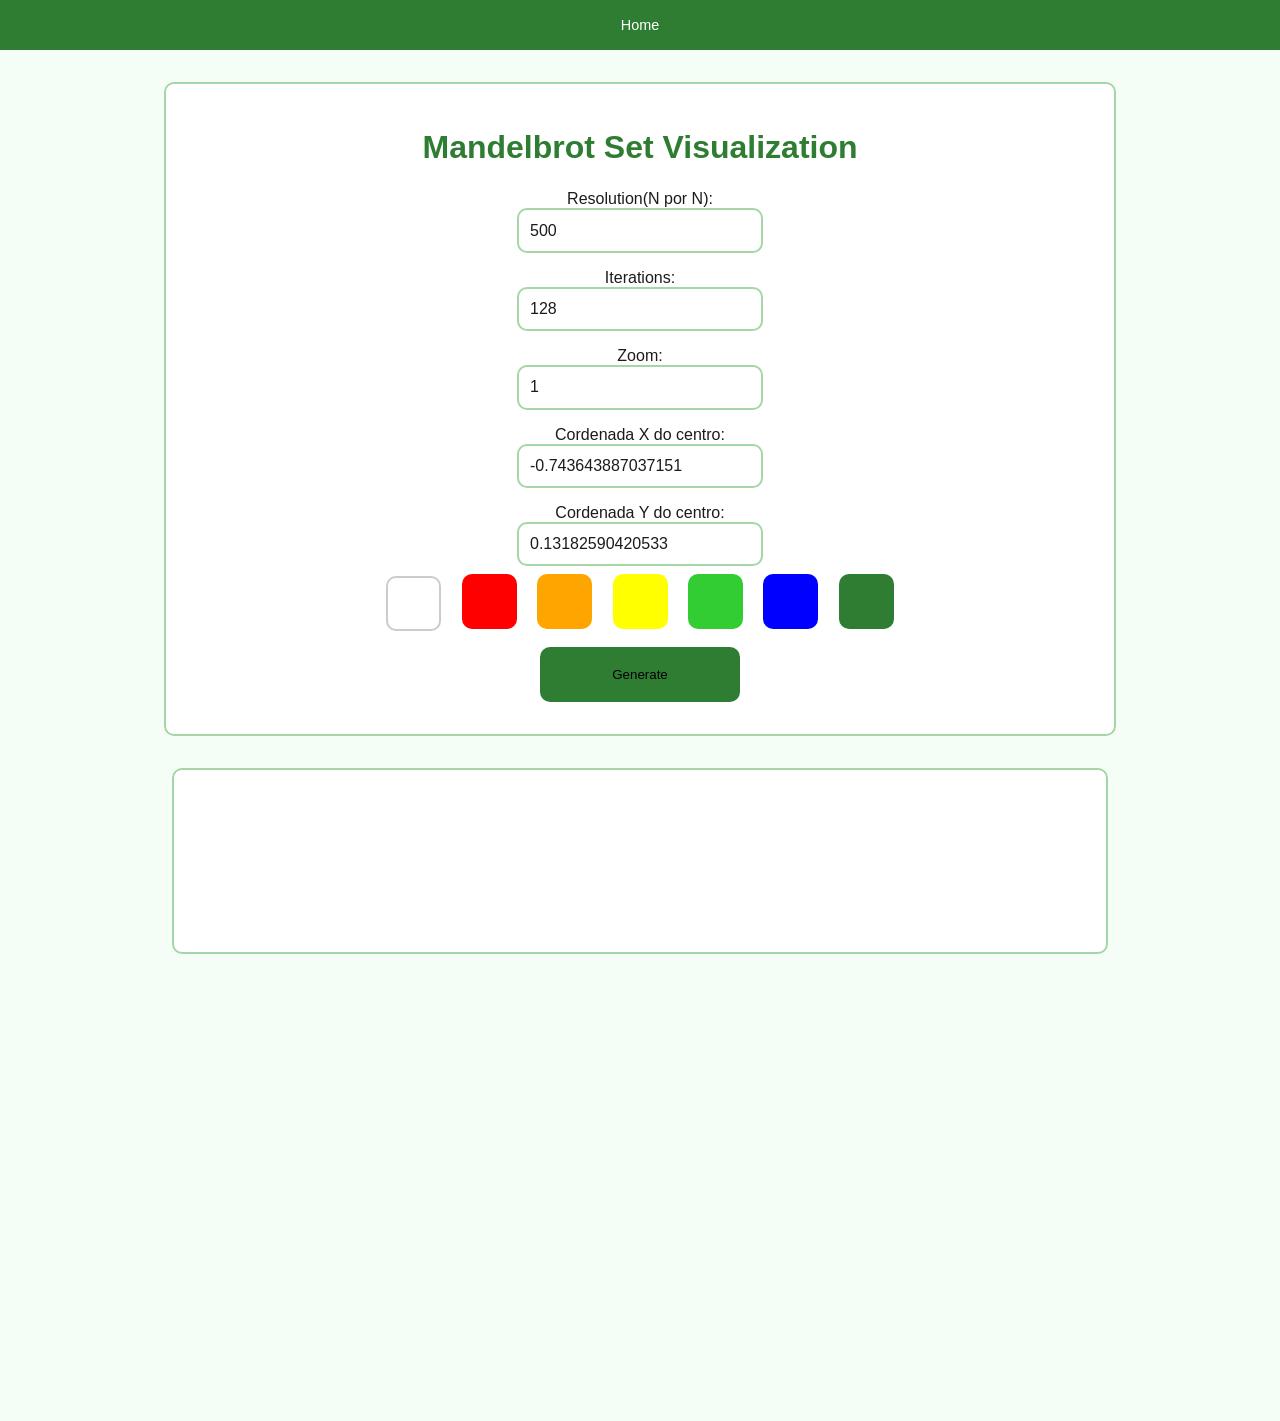
<file: mandelbrot/index.html>
<!DOCTYPE html>
<html lang="en">
<head>
    <base href="tree">
    <meta charset="UTF-8">
    <meta name="viewport" content="width=device-width, initial-scale=1.0">
    <title>Mandelbrot Set Visualization</title>
    <link rel="icon" type="image/png" href="/icons/favicon.png">
    <link rel="stylesheet" type="text/css" href="style.css">
</head>
<body>
    <nav>
        <a href="../" style="font-size: 11px;">Home</a>
    </nav>
    <div id="all">
        <h1>Mandelbrot Set Visualization</h1>
        <label  for="resolution">Resolution(N por N):</label>
        <input type="number" id="resolution" min="100" max="2000" value="500">
        <br>
        <label for="iterations">Iterations:</label>
        <input type="number" id="iterations" min="100" max="1000" value="128">
        <br>
        <label for="zoom">Zoom:</label>
        <input type="number" id="zoom" min="1" max="1000" value="1">
        <br>
        <label for="x_coor">Cordenada X do centro:</label>
        <input type="number" id="xc" min="-2" max="1" value="-0.743643887037151">
        <br>
        <label for="y_coor">Cordenada Y do centro:</label>
        <input type="number" id="yc" min="-1" max="1" value="0.13182590420533">
        <br>
        <button id="white"></button>
        <button id="red"></button>
        <button id="orange"></button>
        <button id="yellow"></button>
        <button id="green"></button>
        <button id="blue"></button>
        <button id="dye"></button>
        <br>
        <button id="generate">Generate</button>
        <br>
    </div>
    <div id="canvas">
        <canvas id="mandelbrotCanvas"></canvas>
    </div>
    <div style="padding:7% 0 0 0;position:relative;display: flex; justify-content: center;">
        <iframe src="https://youtube.com/embed/Ybne_xsIWYk" frameborder="0" allow="autoplay;" style="position:absolute;top:0;left:0;width:30%;height:450%;" title="output">
            
        </iframe>
    </div>
    <script src="main.js"></script>
</body>
</html>
</file>
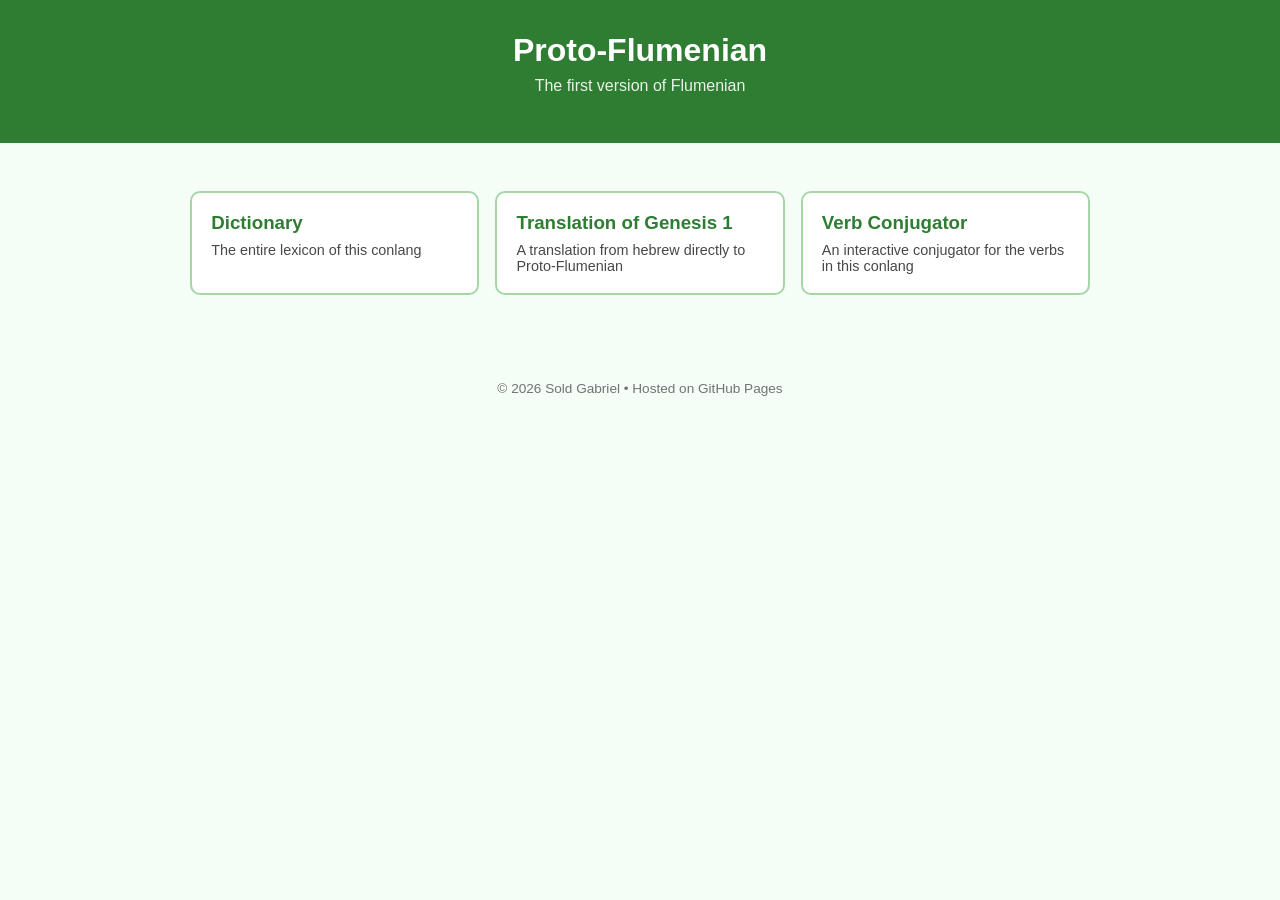
<file: conlangs/proto-flumenian/index.html>
<!DOCTYPE html>

<html lang="en">
<head>
  <meta charset="UTF-8">
  <meta name="viewport" content="width=device-width, initial-scale=1.0">
  <title>Proto-Flumenian</title>
  <link rel="icon" type="image/png" href="/icons/favicon.png">

  <style>
    :root {
      --main-green: #2e7d32;
      --light-green: #a5d6a7;
      --bg: #f4fdf6;
      --text: #1b1b1b;
    }

    body {
      margin: 0;
      font-family: Arial, sans-serif;
      background-color: var(--bg);
      color: var(--text);
    }

    header {
      background: var(--main-green);
      color: white;
      padding: 2rem 1rem;
      text-align: center;
    }

    header h1 {
      margin: 0;
      font-size: 2rem;
    }

    header p {
      margin-top: 0.5rem;
      opacity: 0.9;
    }

    main {
      max-width: 900px;
      margin: 2rem auto;
      padding: 1rem;
    }

    .grid {
      display: grid;
      grid-template-columns: repeat(auto-fit, minmax(220px, 1fr));
      gap: 1rem;
    }

    .card {
      background: white;
      border: 2px solid var(--light-green);
      border-radius: 10px;
      padding: 1.2rem;
      text-decoration: none;
      color: inherit;
      transition: all 0.2s ease;
    }

    .card:hover {
      border-color: var(--main-green);
      transform: translateY(-3px);
      box-shadow: 0 4px 10px rgba(0,0,0,0.08);
    }

    .card h3 {
      margin: 0 0 0.5rem;
      color: var(--main-green);
    }

    .card p {
      margin: 0;
      font-size: 0.9rem;
      opacity: 0.8;
    }

    footer {
      text-align: center;
      padding: 1.5rem;
      font-size: 0.85rem;
      opacity: 0.6;
    }
  </style>

</head>

<body>

  <header>
    <h1>Proto-Flumenian</h1>
    <p>The first version of Flumenian</p>
  </header>

  <main>
    <div class="grid">

  <!-- Child directory 1 -->
  <a class="card" href="./lexicon/">
    <h3>Dictionary</h3>
    <p>The entire lexicon of this conlang</p>
  </a>

  <!-- Child directory 2 -->
  <a class="card" href="./genesis1/">
    <h3>Translation of Genesis 1</h3>
    <p>A translation from hebrew directly to Proto-Flumenian</p>
  </a>

  <!-- Child directory 3 -->
  <a class="card" href="./conjugate/">
    <h3>Verb Conjugator</h3>
    <p>An interactive conjugator for the verbs in this conlang</p>
  </a>

  <!-- Add more as needed -->

</div>

  </main>

  <footer>
    <p>© 2026 Sold Gabriel • Hosted on GitHub Pages</p>
  </footer>

</body>
</html>
</file>
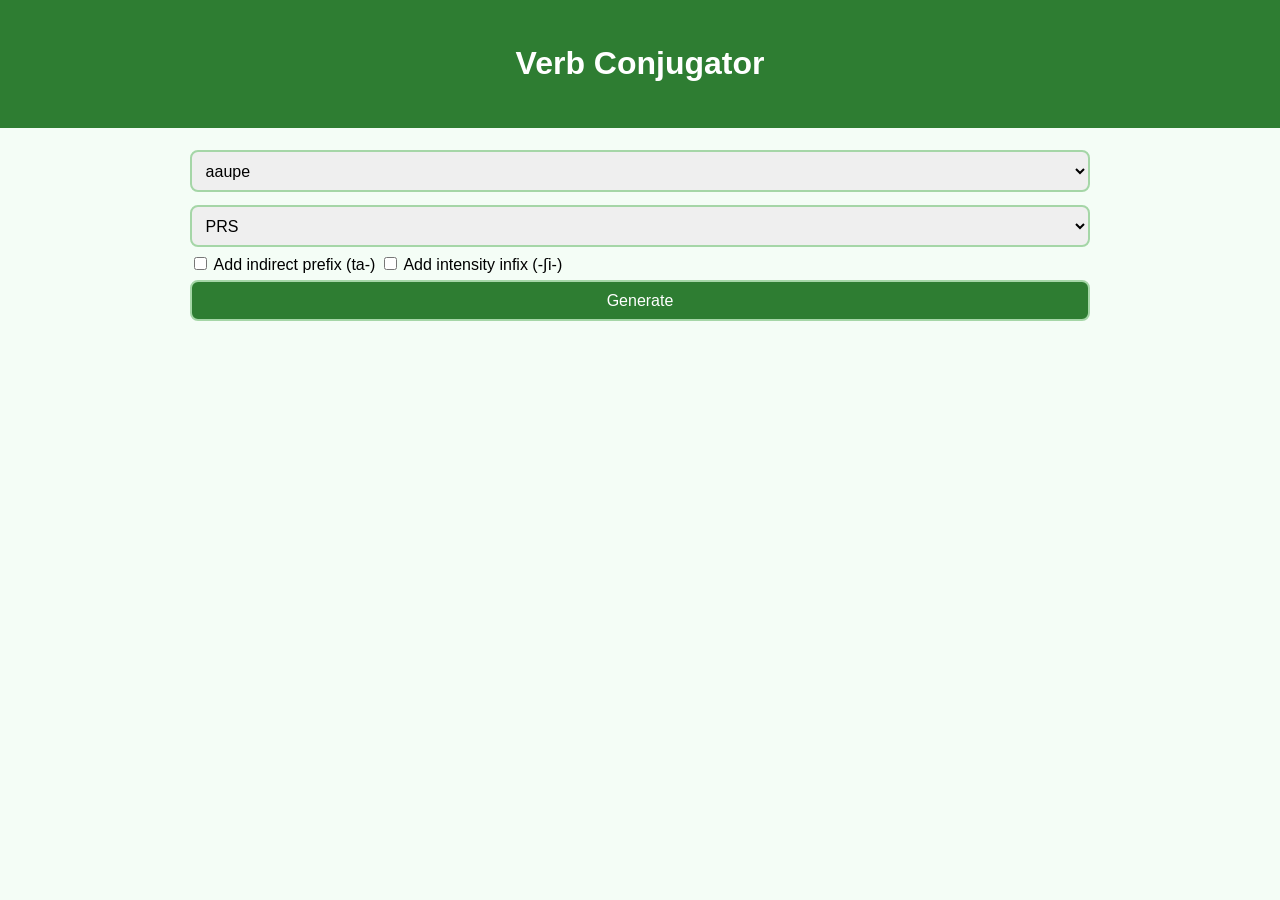
<file: conlangs/proto-flumenian/conjugate/index.html>
<!DOCTYPE html>
<html lang="en">
<head>
<meta charset="UTF-8">
<title>Verb Conjugator</title>

<style>
:root {
  --green: #2e7d32;
  --light: #a5d6a7;
  --bg: #f4fdf6;
}

body {
  font-family: Arial, sans-serif;
  background: var(--bg);
  margin: 0;
}

header {
  background: var(--green);
  color: white;
  padding: 1.5rem;
  text-align: center;
}

main {
  max-width: 900px;
  margin: auto;
  padding: 1rem;
}

select, button {
  padding: 0.6rem;
  margin: 0.4rem 0;
  width: 100%;
  border: 2px solid var(--light);
  border-radius: 8px;
  font-size: 1rem;
}

button {
  background: var(--green);
  color: white;
  cursor: pointer;
}

.card {
  background: white;
  border: 2px solid var(--light);
  padding: 1rem;
  margin-top: 1rem;
  border-radius: 10px;
}

.result {
  font-size: 1.4rem;
  font-weight: bold;
  color: var(--green);
}

.small {
  opacity: 0.7;
  font-size: 0.9rem;
}
</style>
</head>

<body>

<header>
  <h1>Verb Conjugator</h1>
</header>

<main>

<select id="verbSelect"></select>

<select id="tense">
  <option value="pe">PRS</option>
  <option value="be">PST</option>
  <option value="te">FUT</option>
  <option value="bube">REC.PST</option>
  <option value="bute">NEAR.FUT</option>
  <option value="bupe">HAB</option>
  <option value="pu">PROG</option>
  <option value="tu">IMP</option>
</select>

<label>
  <input type="checkbox" id="taPrefix">
  Add indirect prefix (ta-)
</label>

<label>
  <input type="checkbox" id="intensity">
  Add intensity infix (-ʃi-)
</label>

<button onclick="generate()">Generate</button>

<div id="output"></div>

</main>

<script>

let verbs = [];

/* =========================
   🔥 CUSTOM MEANINGS HERE
   ========================= */
const meanings = {

  // aaupe "to eat"
  "aaupe-pe": "to eat (present action)",
  "aaupe-be": "ate (long ago)",
  "aaupe-pu": "is eating (ongoing)",
  "aaupe-bupe": "eats habitually",

  // hiβipe "to drink"
  "hiβipe-pe": "to drink",
  "hiβipe-pu": "is drinking",
  "hiβipe-be": "drank",

  // example with ta-
  "taaaupe-pe": "eat because of",
  "taaaupe-be": "ate because of",
  "taaaupe-te": "will eat because of"
  //"taaauʃipe-pe": "devour because of",
  //"taaaucipe-be": "devoured because of",
  //"taaaucipe-te": "will devour because of"

};

function load() {

  fetch("https://soldgabriel13.github.io/conlangs/proto-flumenian/lexicon.json")
    .then(r => r.json())
    .then(data => {

      verbs = data.filter(e => e.pos === "verb");

      const sel = document.getElementById("verbSelect");

      sel.innerHTML = verbs.map(v =>
        `<option value="${v.Lemma}">${v.Lemma}</option>`
      ).join("");

    });

}

function getStem(lemma) {
  return lemma.endsWith("pe") ? lemma.slice(0, -2) : lemma;
}

function applyMorph(lemma, tense, ta, intensity) {

  let stem = getStem(lemma);

  if (ta) stem = "ta" + stem;

  let form = stem;

  if (intensity) form += "ʃi";

  form += tense;

  return form;
}

function getMeaning(lemma, tense, ta) {

  const key = (ta ? "ta" : "") + lemma + "-" + tense;
  return meanings[key] || "";
}

function generate() {

  const lemma = document.getElementById("verbSelect").value;
  const tense = document.getElementById("tense").value;
  const ta = document.getElementById("taPrefix").checked;
  const intensity = document.getElementById("intensity").checked;

  const form = applyMorph(lemma, tense, ta, intensity);
  const meaning = getMeaning(lemma, tense, ta);

  const out = document.getElementById("output");

  const card = document.createElement("div");
  card.className = "card";

  card.innerHTML = `
    <div class="result">${form}</div>
    <div class="small">Base: ${lemma}</div>
    <div class="small">Stem: ${getStem(lemma)}</div>
    <div class="small">Tense: ${tense}</div>
    <div class="small">ta-: ${ta}</div>
    <div class="small">-ʃi-: ${intensity}</div>
    ${meaning ? `<div><b>Meaning:</b> ${meaning}</div>` : ""}
  `;

  out.prepend(card);
}

load();

</script>

</body>
</html>
</file>
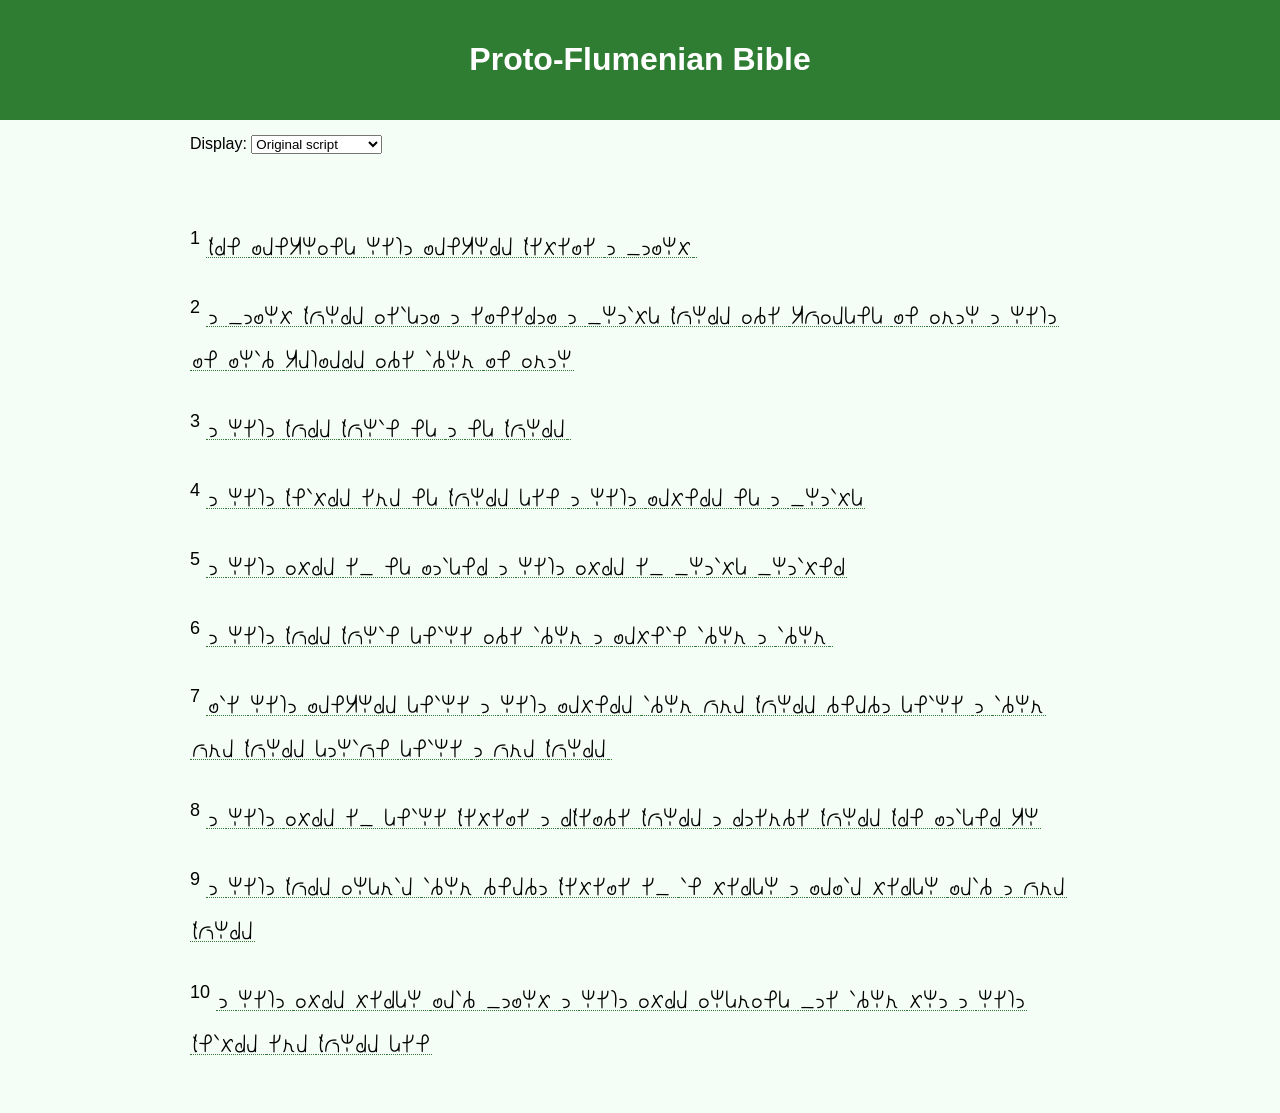
<file: conlangs/proto-flumenian/genesis1/index.html>
<!DOCTYPE html>
<html lang="en">
<head>
<meta charset="UTF-8">
<meta name="viewport" content="width=device-width,initial-scale=1">

<title>Proto-Flumenian Bible</title>
<link rel="icon" type="image/png" href="/icons/favicon.png">

<style>
    
@font-face {
    font-family: 'FlumenianFont';
    src: url('FlumenianScriptVf.ttf') format('truetype');
    font-weight: normal;
    font-style: normal;
}

:root{
    --main:#2e7d32;
    --light:#a5d6a7;
    --bg:#f4fdf6;
}

body{
    margin:0;
    font-family:Arial,sans-serif;
    background:var(--bg);
}

header{
    background:var(--main);
    color:white;
    text-align:center;
    padding:20px;
}

main{
    max-width:900px;
    margin:auto;
    padding:30px;
    font-size:1.35rem;
    line-height:2;
}

.verse{
    margin-bottom:18px;
}

.word{
    cursor:help;
    font-family:'FlumenianFont', serif;
    border-bottom:1px dotted var(--main);
    padding:2px;
}

.word:hover{
    background:#dff5e0;
}

#tooltip{
    position:fixed;
    display:none;
    max-width:300px;

    background:white;

    border:2px solid var(--main);

    border-radius:8px;

    padding:12px;

    box-shadow:0 5px 20px rgba(0,0,0,.2);

    z-index:1000;
}

#tooltip h3{
    margin:0;
    color:var(--main);
}

#tooltip hr{
    border:none;
    border-top:1px solid #ddd;
}

</style>

</head>

<body>

<header>

<h1>Proto-Flumenian Bible</h1>

</header>

<div style="max-width:900px;margin:auto;padding:15px 30px;">
<label>Display:
<select id="displayMode">
<option value="original">Original script</option>
<option value="latin">Latin transcription</option>
<option value="english">English translation</option>
</select></label>
<label id="latinOptions" style="margin-left:20px;">Romanization:
<select id="latinSystem">
<option value="type1">Type I</option>
<option value="type2">Type II</option>
</select></label>
</div>

<main id="text"></main>

<div id="tooltip"></div>

<script>
(async () => {

const translation = await fetch("translation.json").then(r => r.json());

const dictionary = translation.words;
const overrides = translation.overrides ?? {};

const verses = (await fetch("text.txt").then(r => r.text()))
.trim()
.split(/\r?\n/);

const main = document.getElementById("text");
const tooltip = document.getElementById("tooltip");
const displayMode=document.getElementById("displayMode");
const latinSystem=document.getElementById("latinSystem");

function latinizeType1(word){
return word.replace(/ɛ/g,"é").replace(/β/g,"v").replace(/ʂ/g,"s").replace(/ʃ/g,"c").replace(/ɾ/g,"r").replace(/ɸ/g,"f").replace(/ə/g,"â");
}
function latinizeType2(word){
return word.replace(/ɛ/g,"E").replace(/β/g,"B").replace(/ʂ/g,"s").replace(/ʃ/g,"c").replace(/ɾ/g,"r").replace(/ɸ/g,"P").replace(/ə/g,"A");
}


let globalWordIndex = 0;

function show(e, meta){

    tooltip.innerHTML = `
        <h3>${meta.word}</h3>

        <hr>

        ${
            meta.lemma
            ? `<b>Lemma</b><br>${meta.lemma}<br><br>`
            : ""
        }

        <b>Translation</b><br>
        ${meta.translation ?? "-"}

        <br><br>

        <b>Pronunciation</b><br>
        /${meta.pronunciation ?? "-"}/

        ${
            meta.notes
            ? `<br><br><b>Notes</b><br>${meta.notes}`
            : ""
        }
    `;

    tooltip.style.display = "block";

    // Position relative to the viewport
    tooltip.style.left = (e.clientX + 15) + "px";
    tooltip.style.top = (e.clientY + 15) + "px";
}

function hide(){
    tooltip.style.display = "none";
}

verses.forEach((verseText, verseIndex)=>{

    const p = document.createElement("p");
    p.className = "verse";
    p.innerHTML = `<sup>${verseIndex+1}</sup> `;

    verseText.split(/\s+/).forEach(displayWord=>{

        const base = dictionary[displayWord] ?? {};

        const meta = {
            word: displayWord,
            ...base,
            ...(overrides[globalWordIndex] ?? {})
        };

        const span = document.createElement("span");
        span.className = "word";
        span.dataset.original=displayWord;
        span.textContent = displayWord + " ";

        if(base || overrides[globalWordIndex]){
            span.addEventListener("mouseenter",e=>show(e,meta));
            span.addEventListener("mouseleave",hide);
            span.addEventListener("click",e=>show(e,meta));
        }

        globalWordIndex++;

        p.appendChild(span);

    });

    main.appendChild(p);

});

document.body.addEventListener("click",e=>{
    if(!e.target.classList.contains("word"))
        hide();
});


function updateDisplay(){
document.querySelectorAll(".word").forEach(span=>{
const original=span.dataset.original;
let out=original;
if(displayMode.value==="original"){
span.style.fontFamily="'FlumenianFont', serif";
}else if(displayMode.value==="latin"){
out=(latinSystem.value==="type1"?latinizeType1(original):latinizeType2(original));
span.style.fontFamily='"Comic Sans MS","Comic Sans",cursive';
}else{
out=dictionary[original]?.translation??original;
span.style.fontFamily='Arial,sans-serif';
}
span.textContent=out+" ";
});
document.getElementById("latinOptions").style.display=displayMode.value==="latin"?"inline":"none";
}

displayMode.addEventListener("change",updateDisplay);
latinSystem.addEventListener("change",updateDisplay);
updateDisplay();


})();
</script>
</body>
</html>
</file>
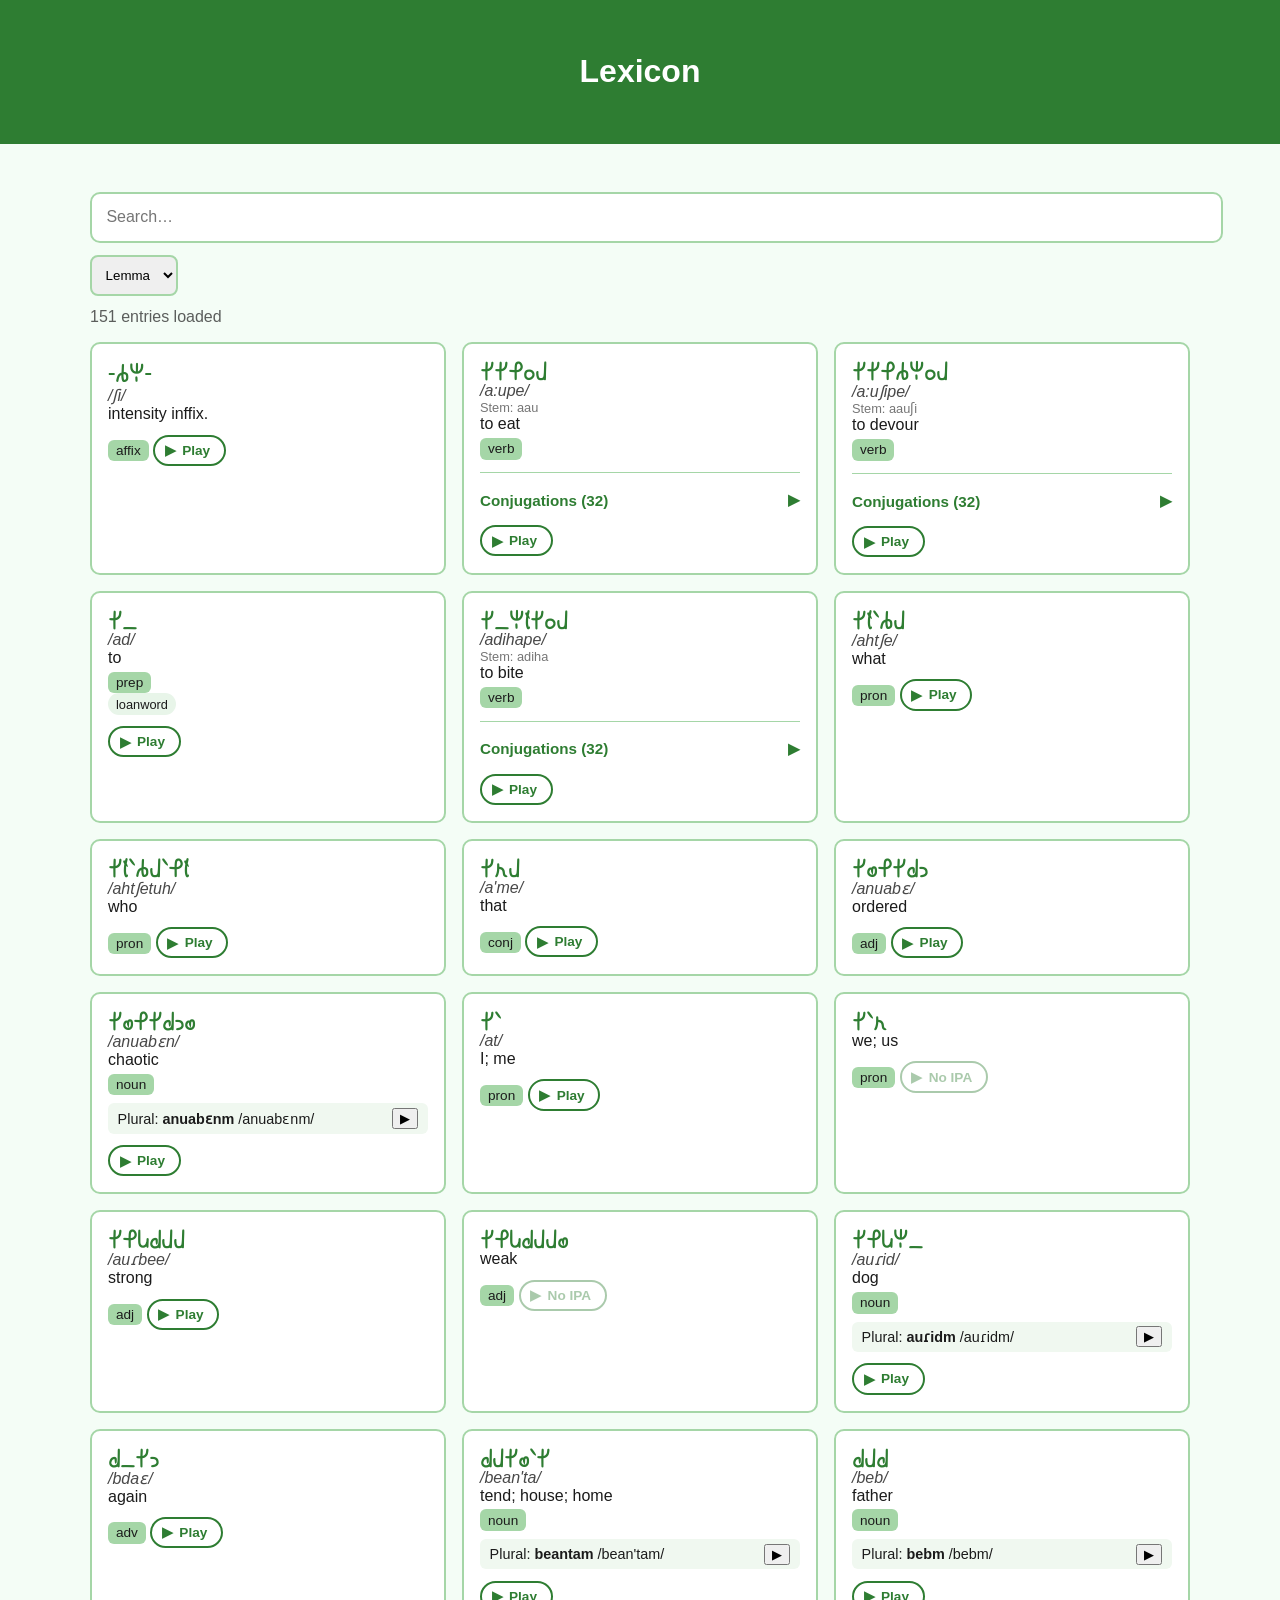
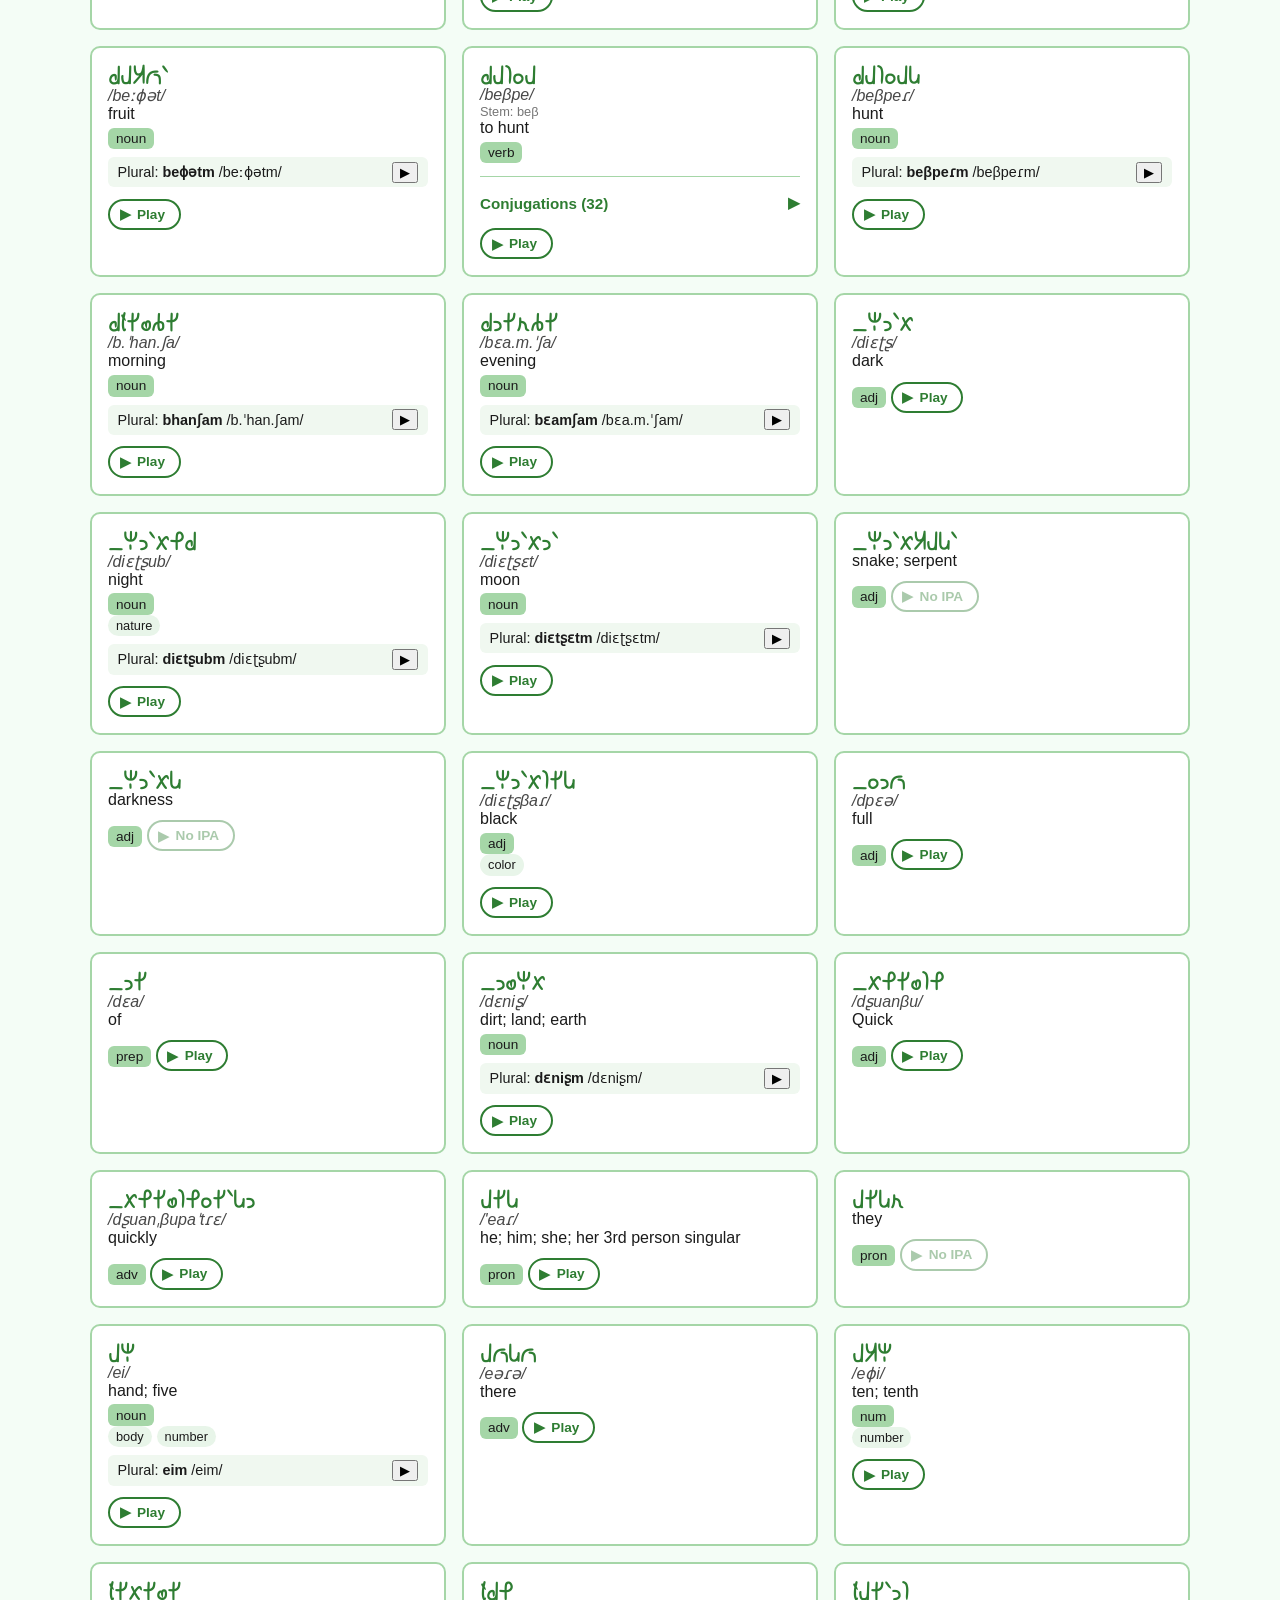
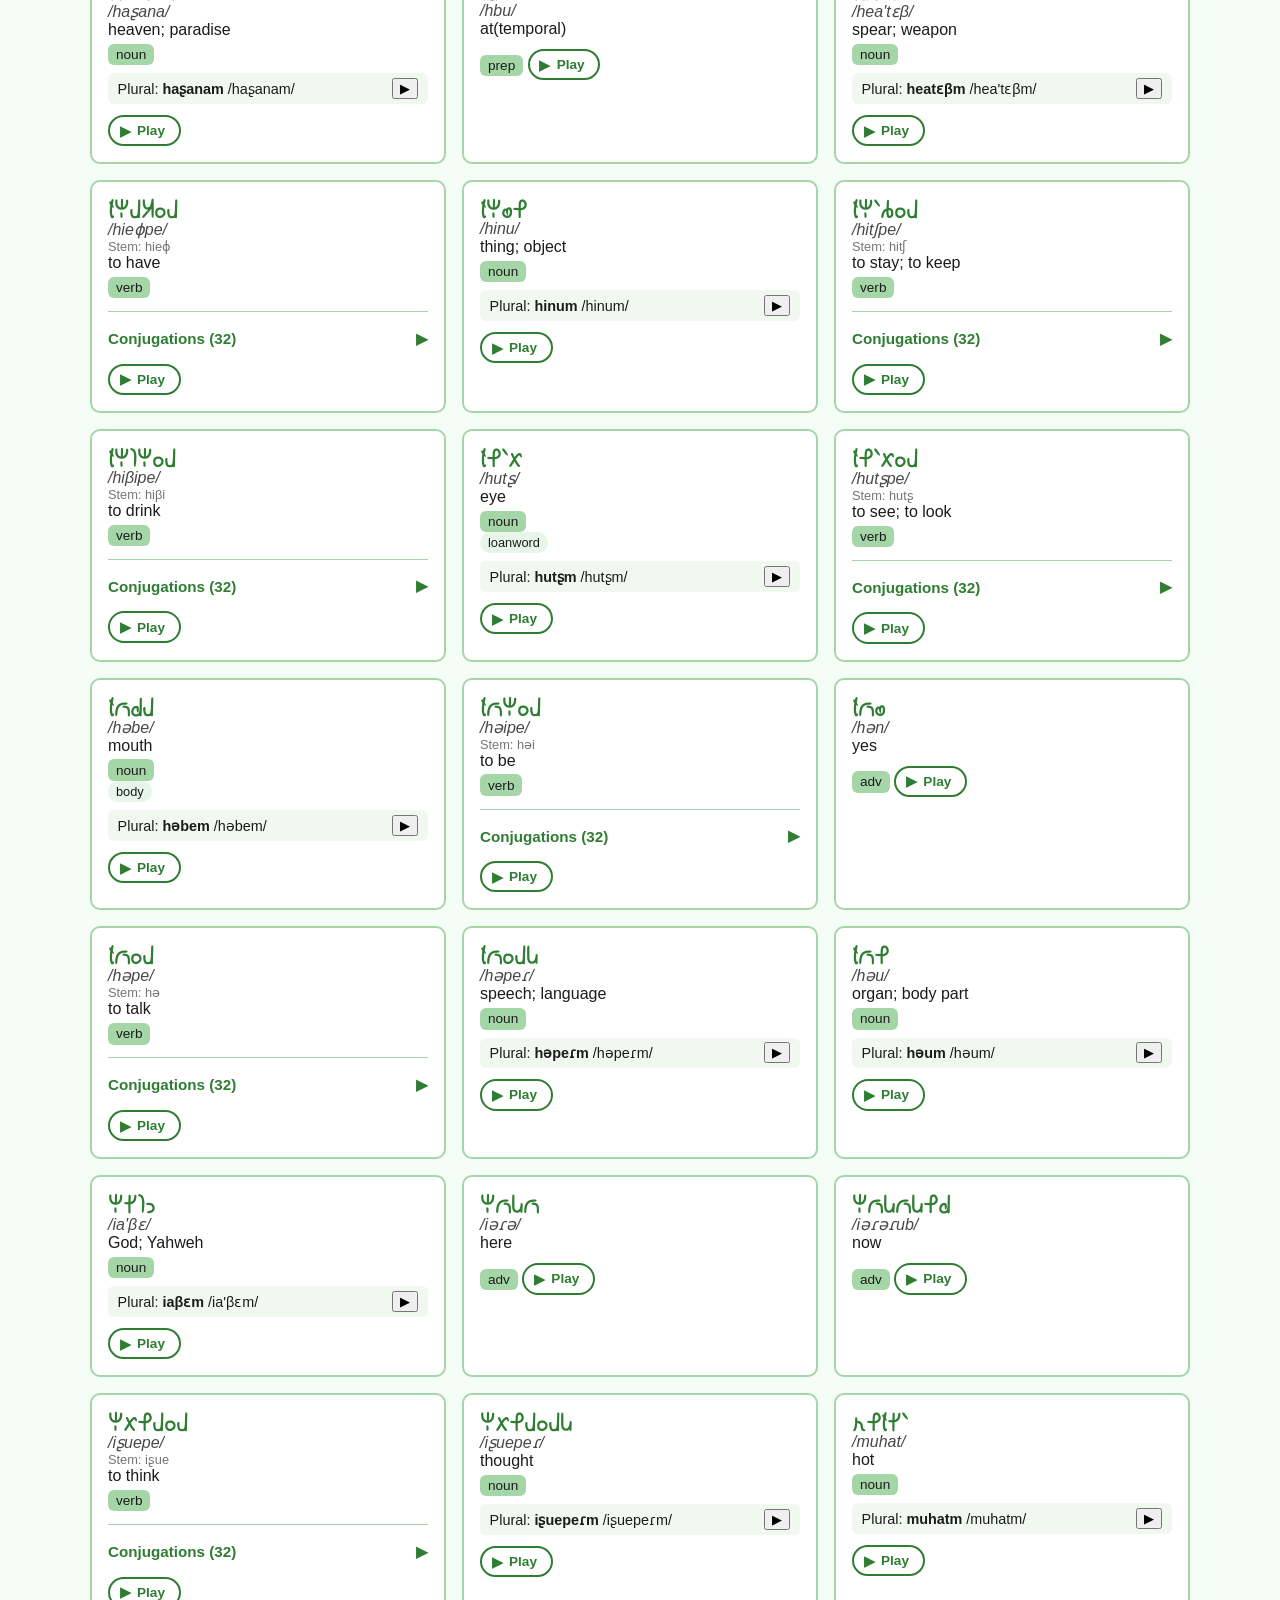
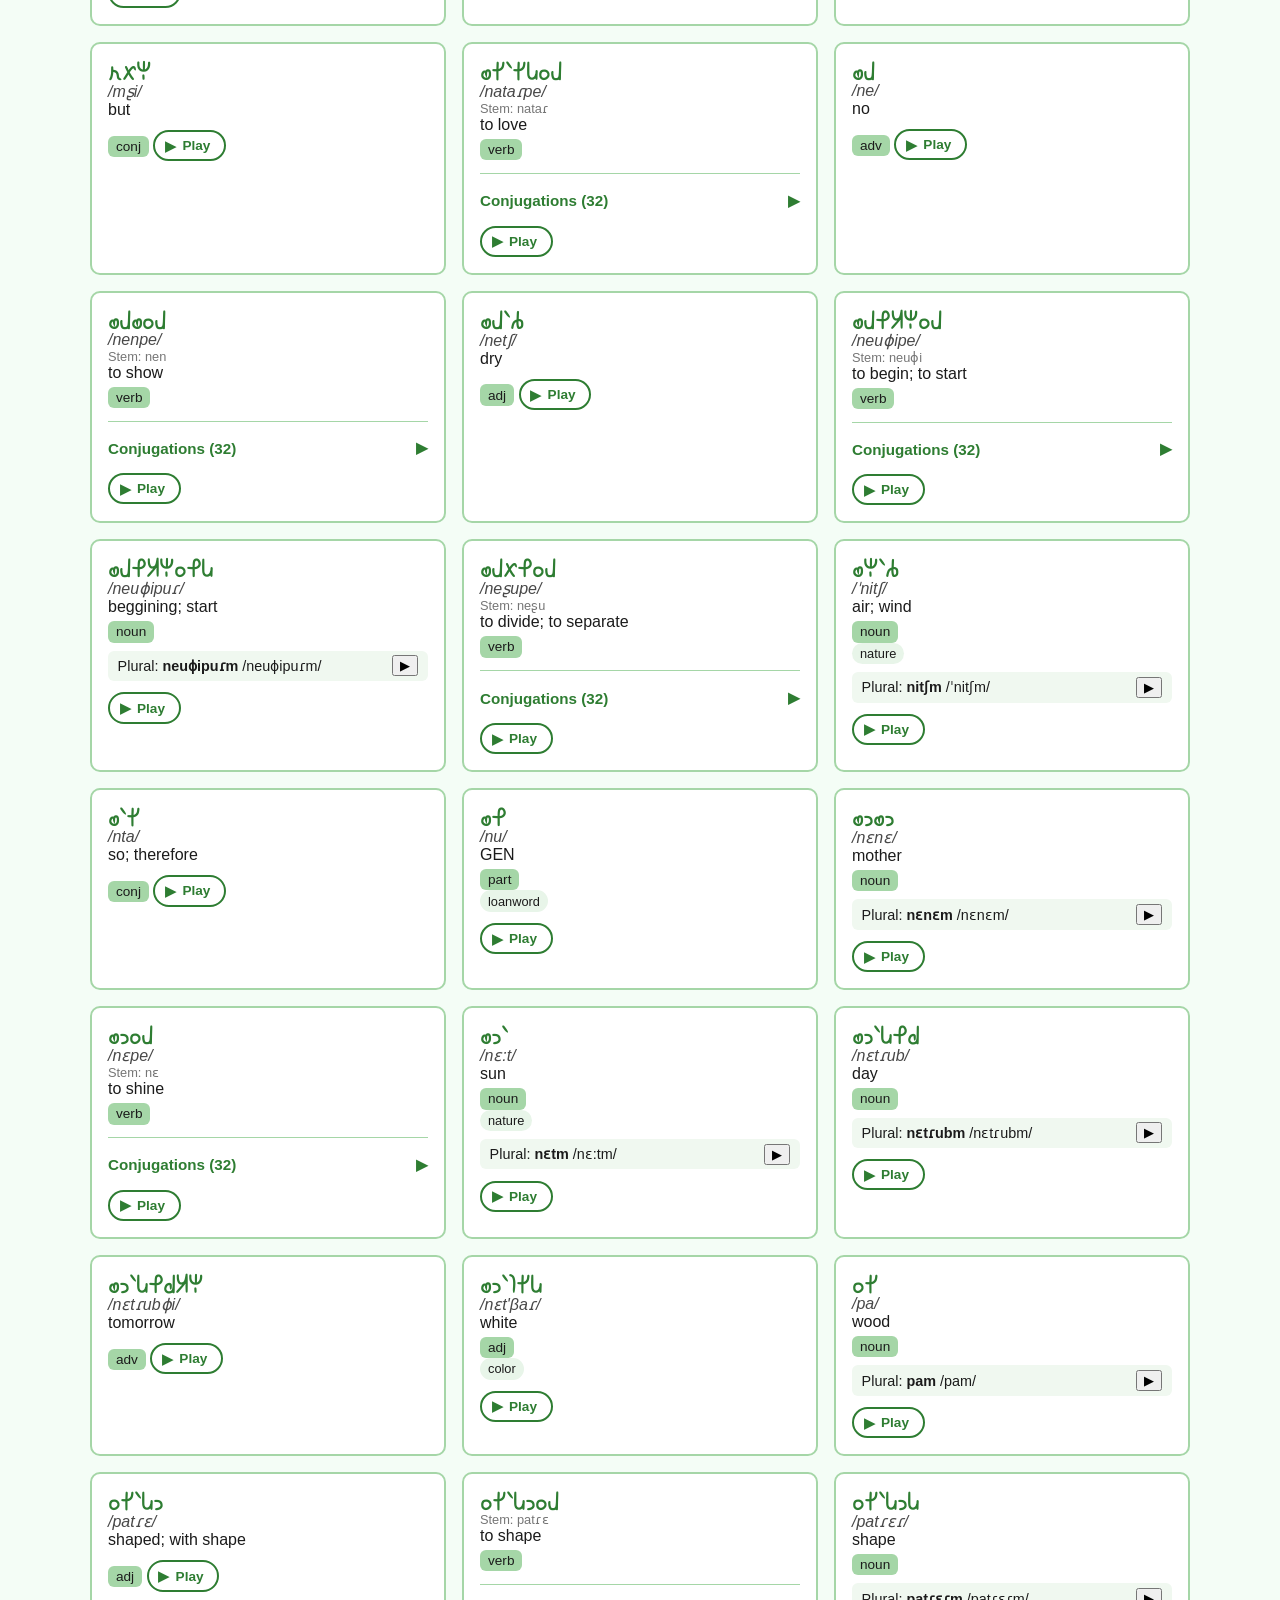
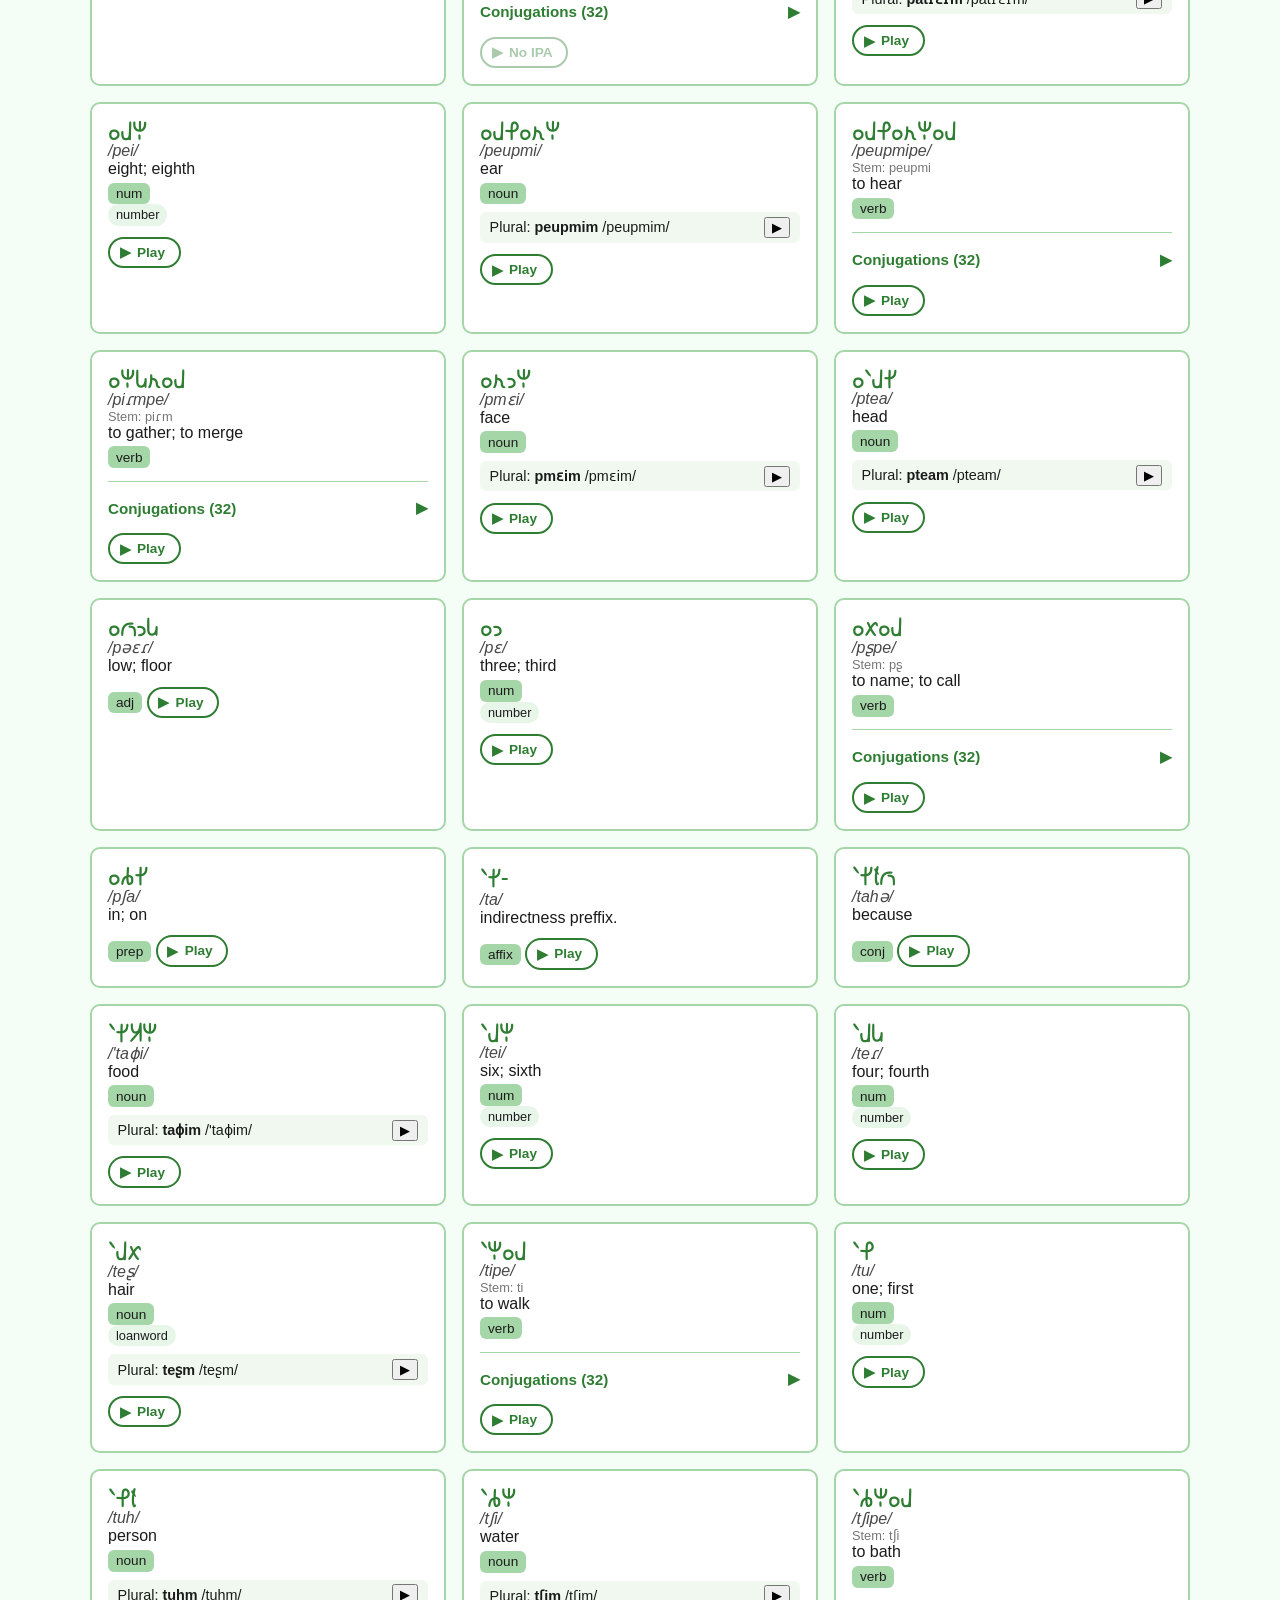
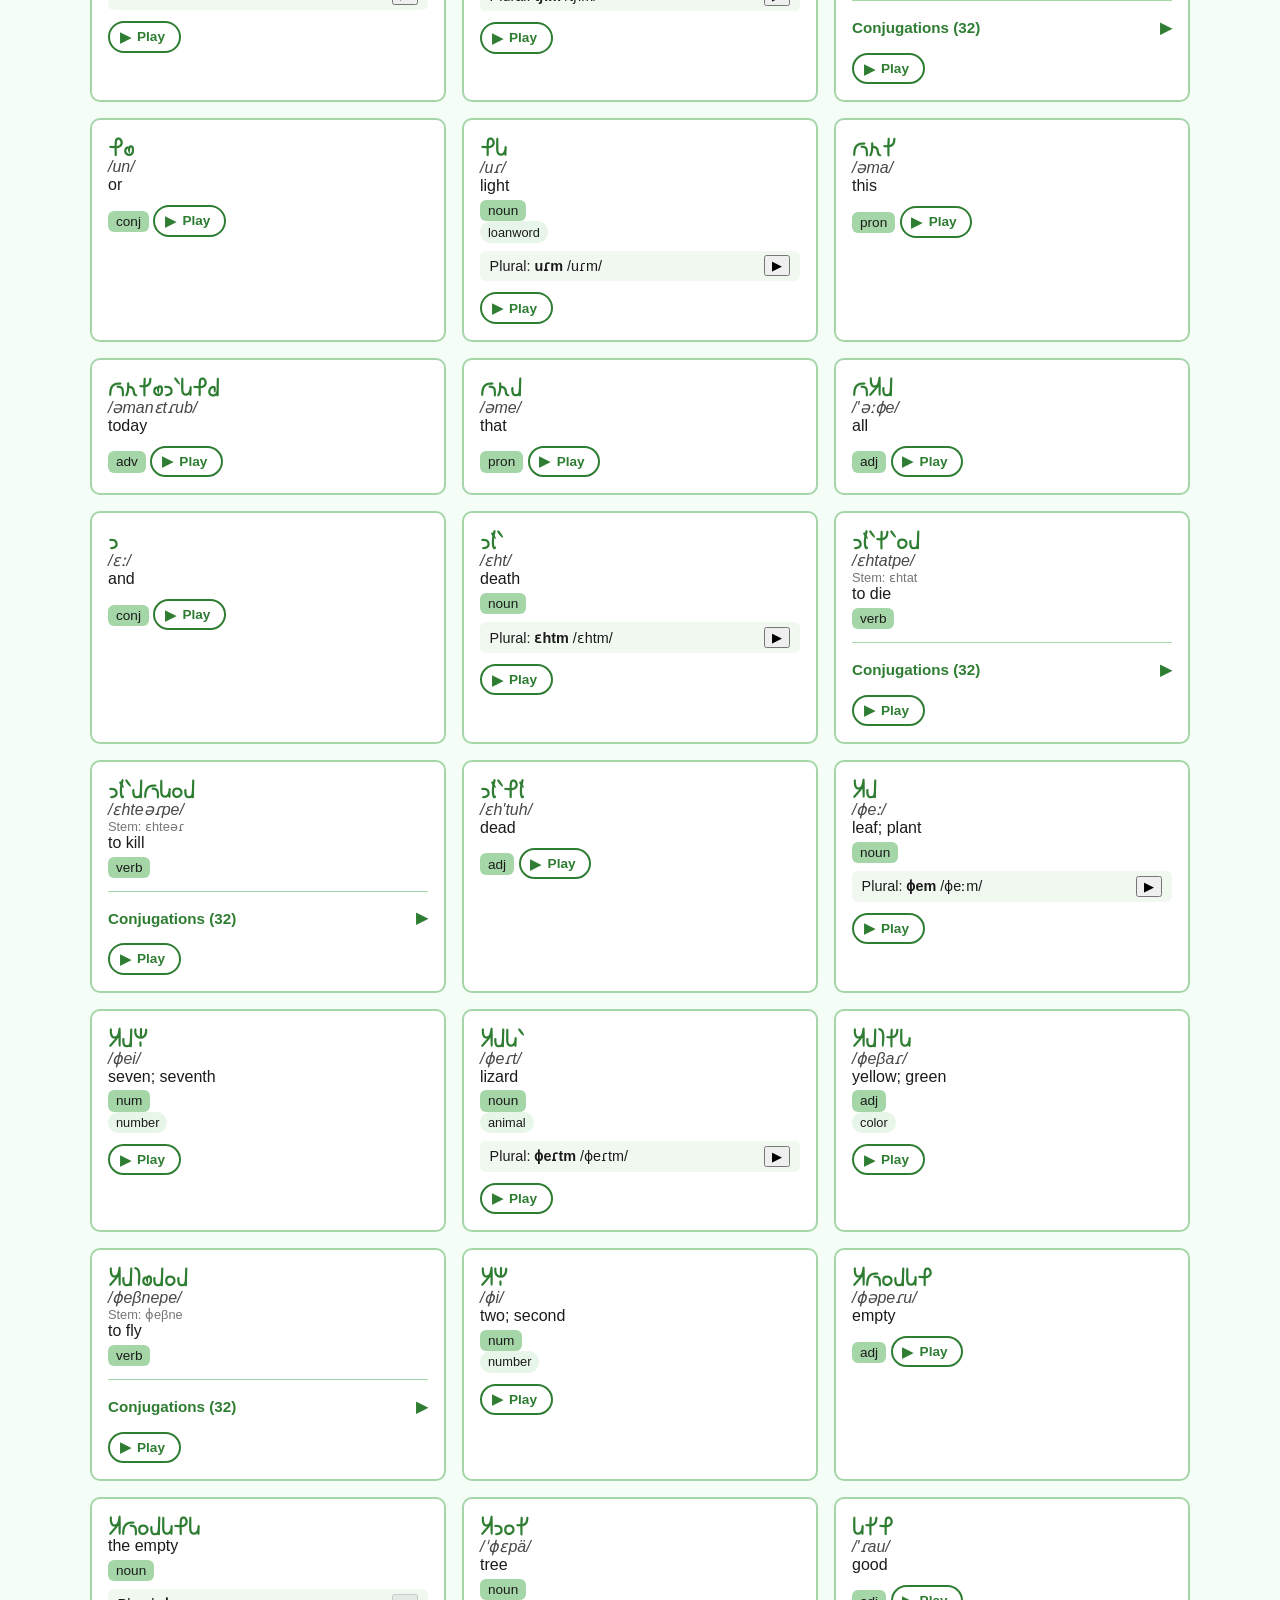
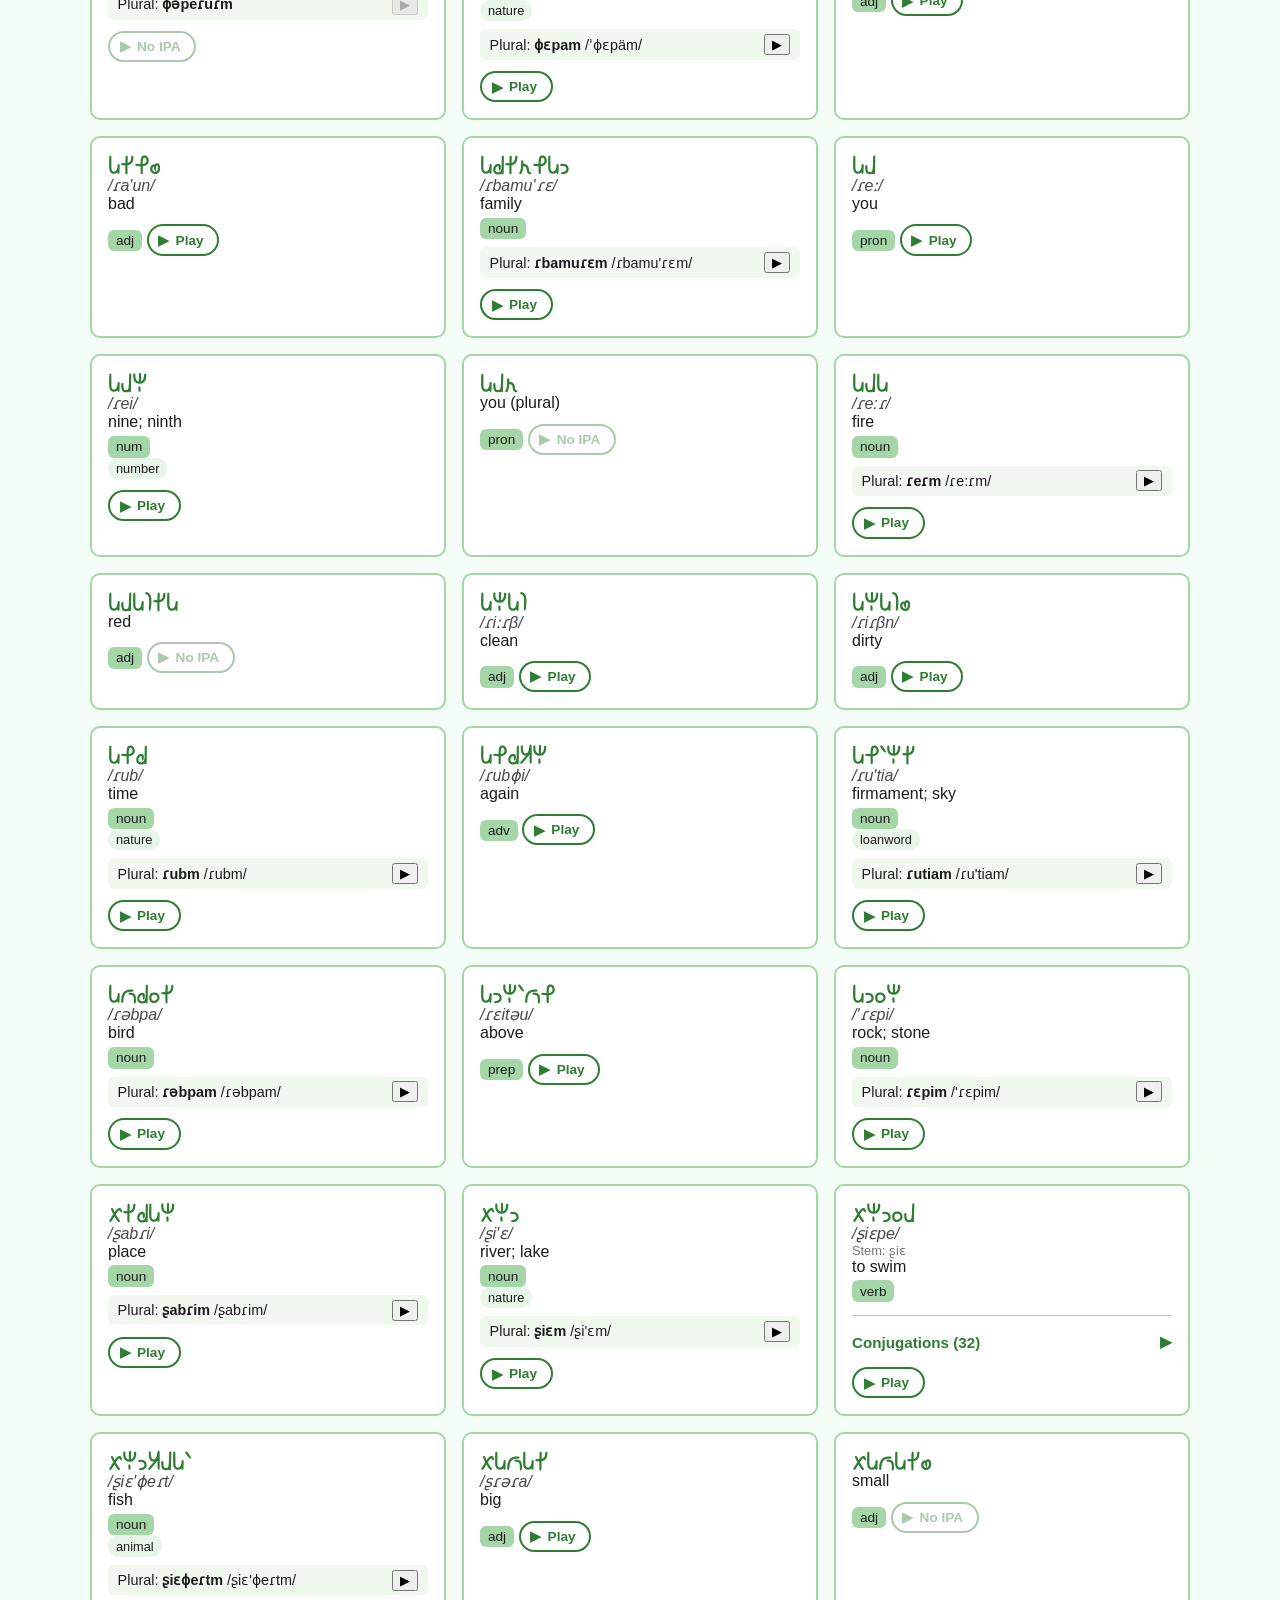
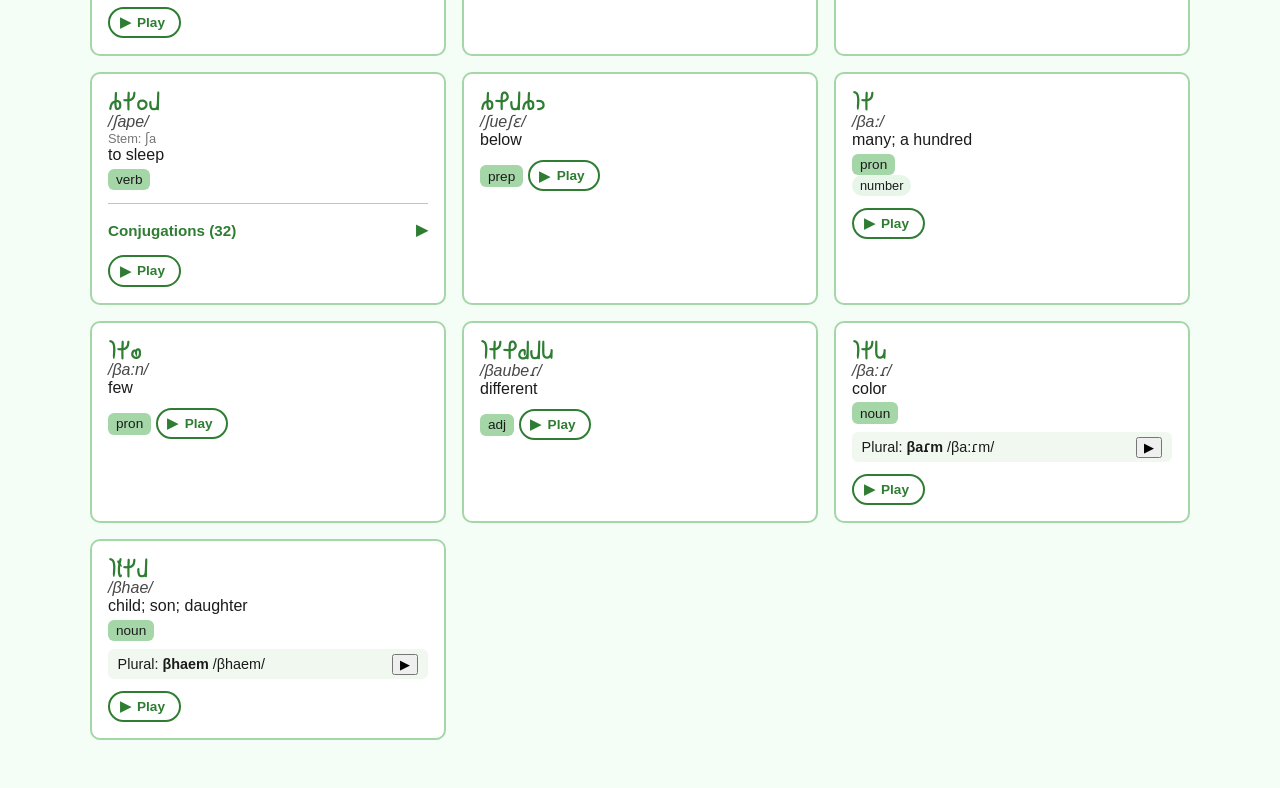
<file: conlangs/proto-flumenian/lexicon/index.html>
<!DOCTYPE html>
<html lang="en">
<head>
    <meta charset="UTF-8" />
    <meta name="viewport" content="width=device-width, initial-scale=1.0" />
    <title>Lexicon</title>
    <link rel="icon" type="image/png" href="/icons/favicon.png" />

    <style>
        /* ─── fonts & variables ─────────────────────────────────────────── */
        @font-face {
            font-family: 'FlumenianFont';
            src: url('/conlangs/proto-flumenian/genesis1/FlumenianScriptVf.ttf') format('truetype');
            font-weight: normal;
            font-style: normal;
        }
        :root {
            --main-green: #2e7d32;
            --light-green: #a5d6a7;
            --bg: #f4fdf6;
            --text: #1b1b1b;
        }

        body {
            margin: 0;
            font-family: Arial, sans-serif;
            background: var(--bg);
            color: var(--text);
        }

        header {
            background: var(--main-green);
            color: white;
            text-align: center;
            padding: 2rem 1rem;
        }

        main {
            max-width: 1100px;
            margin: 2rem auto;
            padding: 1rem;
        }

        .controls {
            display: flex;
            flex-direction: column;
            gap: 0.8rem;
            margin-bottom: 1rem;
        }

        #search {
            width: 100%;
            padding: 0.9rem;
            border: 2px solid var(--light-green);
            border-radius: 10px;
            font-size: 1rem;
        }

        #mode {
            padding: 0.6rem;
            border-radius: 8px;
            border: 2px solid var(--light-green);
            width: fit-content;
        }

        .stats {
            opacity: 0.7;
        }

        .grid {
            display: grid;
            grid-template-columns: repeat(auto-fit, minmax(320px, 1fr));
            gap: 1rem;
        }

        .card {
            background: white;
            border: 2px solid var(--light-green);
            border-radius: 10px;
            padding: 1rem;
            position: relative;
            transition: border-color 0.2s;
        }

        .card:hover {
            border-color: var(--main-green);
        }

        .Lemma {
            font-size: 1.4rem;
            font-family: 'FlumenianFont', serif;
            font-weight: bold;
            color: var(--main-green);
        }

        .ipa {
            font-style: italic;
            opacity: 0.8;
        }

        .pos {
            display: inline-block;
            background: var(--light-green);
            padding: 0.2rem 0.5rem;
            border-radius: 6px;
            font-size: 0.85rem;
            margin-top: 0.3rem;
        }

        .tags {
            display: flex;
            flex-wrap: wrap;
            gap: 0.3rem;
        }

        .tag {
            background: #e8f5e9;
            padding: 0.2rem 0.5rem;
            border-radius: 999px;
            font-size: 0.8rem;
        }

        /* ─── conjugation dropdown ────────────────────────────────────── */
        .conjugation-section {
            margin-top: 0.8rem;
            border-top: 1px solid var(--light-green);
            padding-top: 0.8rem;
        }

        .conjugation-toggle {
            background: none;
            border: none;
            color: var(--main-green);
            font-weight: bold;
            cursor: pointer;
            padding: 0.3rem 0;
            width: 100%;
            text-align: left;
            font-size: 0.95rem;
            display: flex;
            justify-content: space-between;
            align-items: center;
        }

        .conjugation-toggle:hover {
            color: #1b5e20;
        }

        .conjugation-toggle .arrow {
            transition: transform 0.2s;
            display: inline-block;
        }

        .conjugation-toggle .arrow.open {
            transform: rotate(90deg);
        }

        .conjugation-list {
            display: none;
            margin-top: 0.5rem;
            background: #f8fdf9;
            border-radius: 8px;
            padding: 0.5rem;
            max-height: 300px;
            overflow-y: auto;
        }

        .conjugation-list.open {
            display: block;
        }

        .conjugation-item {
            display: flex;
            justify-content: space-between;
            align-items: center;
            padding: 0.3rem 0.5rem;
            border-bottom: 1px solid #e8f5e9;
            font-size: 0.9rem;
        }

        .conjugation-item:last-child {
            border-bottom: none;
        }

        .conjugation-item .form {
            font-family: 'FlumenianFont', serif;
            color: var(--main-green);
        }

        .conjugation-item .form-ipa {
            font-style: italic;
            opacity: 0.7;
            font-size: 0.85rem;
        }

        .conjugation-item .play-btn-small {
            background: none;
            border: 1px solid var(--main-green);
            border-radius: 999px;
            padding: 0.15rem 0.6rem;
            font-size: 0.7rem;
            cursor: pointer;
            color: var(--main-green);
            transition: background 0.2s, color 0.2s;
        }

        .conjugation-item .play-btn-small:hover {
            background: var(--main-green);
            color: white;
        }

        .conjugation-item .play-btn-small:disabled {
            opacity: 0.3;
            pointer-events: none;
        }

        .conjugation-item .play-btn-small.playing {
            background: var(--main-green);
            color: white;
        }

        /* ─── play button ────────────────────────────────────────────────── */
        .play-btn {
            display: inline-flex;
            align-items: center;
            gap: 0.4rem;
            margin-top: 0.7rem;
            padding: 0.35rem 0.85rem 0.35rem 0.6rem;
            border: 2px solid var(--main-green);
            border-radius: 999px;
            background: transparent;
            color: var(--main-green);
            font-size: 0.85rem;
            font-weight: 600;
            cursor: pointer;
            transition: background 0.2s, color 0.2s, transform 0.1s;
        }

        .play-btn:hover {
            background: var(--main-green);
            color: white;
        }

        .play-btn:active {
            transform: scale(0.94);
        }

        .play-btn:disabled {
            opacity: 0.4;
            pointer-events: none;
        }

        .play-btn.playing {
            background: var(--main-green);
            color: white;
            animation: pulse 0.8s ease-in-out infinite alternate;
        }

        @keyframes pulse {
            0% {
                box-shadow: 0 0 0 0 rgba(46, 125, 50, 0.4);
            }
            100% {
                box-shadow: 0 0 0 6px rgba(46, 125, 50, 0);
            }
        }

        /* ─── toast ──────────────────────────────────────────────────────── */
        .toast {
            position: fixed;
            bottom: 2rem;
            left: 50%;
            transform: translateX(-50%);
            background: #333;
            color: #fff;
            padding: 0.6rem 1.4rem;
            border-radius: 999px;
            font-size: 0.9rem;
            opacity: 0;
            transition: opacity 0.3s;
            pointer-events: none;
            z-index: 999;
        }
        .toast.show {
            opacity: 1;
        }

        .conjugation-group-label {
            font-weight: bold;
            color: #2e7d32;
            margin: 0.4rem 0 0.2rem 0;
            font-size: 0.85rem;
            border-bottom: 1px dashed #a5d6a7;
            padding-bottom: 0.2rem;
        }
    </style>
</head>

<body>

    <header>
        <h1>Lexicon</h1>
    </header>

    <main>
        <div class="controls">
            <input id="search" placeholder="Search…" />
            <select id="mode">
                <option value="Lemma">Lemma</option>
                <option value="Gloss">Gloss</option>
            </select>
            <div class="stats" id="stats">Loading…</div>
        </div>
        <div class="grid" id="grid"></div>
    </main>

    <div class="toast" id="toast"></div>

    <script>
        // ════════════════════════════════════════════════════════════════
        //  CONFIGURATION
        // ════════════════════════════════════════════════════════════════
        // List of lemmas that should NOT have certain inflections generated
        // Format: { lemma: { noTa: true, noCi: true, noPlural: true } }
        const INFLECTION_EXCEPTIONS = {
            // Verbs that already have 'ta-' prefix - these should NOT get indirect forms
            'tahutspe': { noTa: true, noCi: false, noPlural: true },
            'tahutscipe': { noTa: true, noCi: false, noPlural: true },
            // Verbs that already have '-ci-' infix - these should NOT get intensive forms
            'hutscipe': { noTa: false, noCi: true, noPlural: true },
            // Add more as needed based on your lexicon
        };

        // Verb conjugation patterns
        const TENSE_SUFFIXES = {
            'present': 'pe',
            'past': 'be',
            'future': 'te',
            'habitual': 'bupe',
            'recent_past': 'bube',
            'near_future': 'bute',
            'continuous_present': 'pu',
            'imperative': 'tu'
        };

        const INDIRECT_PREFIX = 'ta';
        const INTENSITY_INFIX = 'ci';

        // ─── Helper functions ─────────────────────────────────────────────
        function getStem(lemma) {
            // Remove the present tense suffix '-pe' to get the stem
            // The stem is the part before "-pe"
            if (lemma.endsWith('pe')) {
                return lemma.slice(0, -2);
            }
            // For verbs that might already have ta- or ci-, still remove -pe
            for (const suffix of Object.values(TENSE_SUFFIXES)) {
                if (lemma.endsWith(suffix)) {
                    return lemma.slice(0, -suffix.length);
                }
            }
            return lemma;
        }

        function generateConjugations(lemma, ipa) {
            // Get the stem by removing '-pe' (the present tense suffix)
            const stem = getStem(lemma);
            const exceptions = INFLECTION_EXCEPTIONS[lemma] || {};
            const conjugations = [];

            // Check if this is a verb (ends with -pe or is in exceptions)
            const isVerb = lemma.endsWith('pe') || 
                           Object.keys(INFLECTION_EXCEPTIONS).includes(lemma);

            if (!isVerb) return [];

            // For each tense
            for (const [tense, suffix] of Object.entries(TENSE_SUFFIXES)) {
                // Base form: stem + tense suffix
                const baseForm = stem + suffix;
                const ipaBase = generateIPA(stem, suffix, ipa, false, false);

                // Regular form (direct)
                conjugations.push({
                    form: baseForm,
                    ipa: ipaBase,
                    label: tense.replace('_', ' '),
                    type: 'direct',
                    group: 'direct'
                });

                // Indirect (ta- prefix) - only if not excluded
                if (!exceptions.noTa) {
                    const indirectForm = INDIRECT_PREFIX + baseForm;
                    const ipaIndirect = generateIPA(stem, suffix, ipa, true, false);
                    conjugations.push({
                        form: indirectForm,
                        ipa: ipaIndirect,
                        label: tense.replace('_', ' '),
                        type: 'indirect',
                        group: 'indirect'
                    });
                }

                // Intensive (-ci- infix before suffix) - only if not excluded
                if (!exceptions.noCi) {
                    const intensiveForm = stem + INTENSITY_INFIX + suffix;
                    const ipaIntensive = generateIPA(stem, suffix, ipa, false, true);
                    conjugations.push({
                        form: intensiveForm,
                        ipa: ipaIntensive,
                        label: tense.replace('_', ' '),
                        type: 'intensive',
                        group: 'intensive'
                    });
                }

                // Indirect + Intensive - only if neither is excluded
                if (!exceptions.noTa && !exceptions.noCi) {
                    const indirectIntensiveForm = INDIRECT_PREFIX + stem + INTENSITY_INFIX + suffix;
                    const ipaIndirectIntensive = generateIPA(stem, suffix, ipa, true, true);
                    conjugations.push({
                        form: indirectIntensiveForm,
                        ipa: ipaIndirectIntensive,
                        label: tense.replace('_', ' '),
                        type: 'indirect_intensive',
                        group: 'indirect_intensive'
                    });
                }
            }

            return conjugations;
        }

        function generateIPA(stem, suffix, originalIpa, indirect, intensive) {
            if (!originalIpa) return '';

            // Get the IPA for the stem by removing '-pe' from the end
            let stemIpa = originalIpa;
            if (originalIpa.endsWith('pe')) {
                stemIpa = originalIpa.slice(0, -2);
            } else {
                // Try other suffixes
                for (const val of Object.values(TENSE_SUFFIXES)) {
                    if (originalIpa.endsWith(val)) {
                        stemIpa = originalIpa.slice(0, -val.length);
                        break;
                    }
                }
            }

            let result = stemIpa;

            // Add intensity infix (ci) before suffix
            if (intensive) {
                // Insert 'ʃi' before the suffix in the IPA
                // This is an approximation - you may need to adjust based on actual phonetics
                result = result + 'ʃi';
            }

            // Add indirect prefix
            if (indirect) {
                result = 'ta' + result;
            }

            // Add the suffix back
            const suffixMapReverse = {
                'pe': 'pe',
                'be': 'be',
                'te': 'te',
                'bupe': 'bupe',
                'bube': 'bube',
                'bute': 'bute',
                'pu': 'pu',
                'tu': 'tu'
            };
            
            for (const [key, val] of Object.entries(suffixMapReverse)) {
                if (suffix === key) {
                    result = result + val;
                    break;
                }
            }

            return result;
        }

        // ─── PHONEME SUBSTITUTIONS ──────────────────────────────────────
        const PHONEME_MAP = {
            'ɸ': 'F',
            'β': 'BH',
            'ʈʂ': '( T SS )',
            'tʃ': 'T SH',
            'dʒ': 'D ZH',
            'ts': 'T S',
            'dz': 'D Z',
            'ʃ': 'SH',
            'ʒ': 'ZH',
            'θ': 'TH',
            'ð': 'DH',
            'x': 'VELH',
            'ɣ': 'VELR',
            'ŋ': 'NG',
            'ʂ': 'SS',
            'æ': 'AE',
            'ɑ': 'ah',
            'ɛ': 'EH',
            'ɪ': 'IH',
            'ʊ': 'OO',
            'ɔ': 'OH',
            'ə': 'UH',
            'ɚ': 'ER',
            'ɾ': 'r-50 D r',
            'ɹ': 'R',
            'ʁ': 'UVR',
            'ɫ': 'DL',
            'l': 'L',
            '.': '',
            '\'': ' ',
            'ˈ': '',
            'ˌ': '',
            'ˑ': '',
            'r': '( DX DX DX DX )',
        };

        function substitutePhonemes(ipa) {
            if (!ipa) return '';

            const tokens = [];
            let i = 0;
            const len = ipa.length;

            const multiKeys = Object.keys(PHONEME_MAP)
                .filter(k => k.length > 1)
                .sort((a, b) => b.length - a.length);

            const lengthMarkers = [':', 'ː'];

            while (i < len) {
                let matched = false;
                for (const key of multiKeys) {
                    if (ipa.startsWith(key, i)) {
                        tokens.push(key);
                        i += key.length;
                        matched = true;
                        break;
                    }
                }
                if (matched) continue;
                tokens.push(ipa[i]);
                i++;
            }

            const processed = [];
            for (let idx = 0; idx < tokens.length; idx++) {
                const token = tokens[idx];
                if (lengthMarkers.includes(token)) {
                    if (processed.length > 0) {
                        const last = processed.pop();
                        processed.push('r+50');
                        processed.push(last);
                        processed.push('r');
                    }
                    continue;
                }
                let mapped = PHONEME_MAP[token];
                if (mapped === undefined) {
                    if (token.length === 1) {
                        mapped = token.toUpperCase();
                    } else {
                        mapped = token;
                    }
                }
                if (mapped !== '') {
                    processed.push(mapped);
                }
            }
            return processed.join(' ');
        }

        // ─── SPEAK FUNCTION ──────────────────────────────────────────────
        let _speakFn = null;
        let _speakPromise = null;

        function getSpeak() {
            if (_speakFn) return Promise.resolve(_speakFn);
            if (_speakPromise) return _speakPromise;

            _speakPromise = (async () => {
                if (typeof window.speak === 'function') {
                    _speakFn = window.speak;
                    return _speakFn;
                }
                try {
                    const mod = await import('./src/main.js?v=0.5.0');
                    const fn = mod.speak || mod.default || null;
                    if (typeof fn === 'function') {
                        _speakFn = fn;
                        window.speak = fn;
                        return _speakFn;
                    }
                    throw new Error('speak not found');
                } catch (err) {
                    console.warn('Could not load speak():', err);
                    _speakFn = (text) => {
                        console.log(`[speak fallback] ${text}`);
                        showToast(`🔊 ${text}`);
                    };
                    return _speakFn;
                }
            })();
            return _speakPromise;
        }

        // ─── TOAST ────────────────────────────────────────────────────────
        let toastTimer = null;

        function showToast(msg, duration = 2000) {
            const el = document.getElementById('toast');
            el.textContent = msg;
            el.classList.add('show');
            clearTimeout(toastTimer);
            toastTimer = setTimeout(() => el.classList.remove('show'), duration);
        }

        // ─── PLAY AUDIO ──────────────────────────────────────────────────
        async function playAudio(ipa, buttonEl) {
            if (!ipa) {
                showToast('No IPA to speak', 1200);
                return;
            }
            if (buttonEl && buttonEl.classList.contains('playing')) return;

            const processed = substitutePhonemes(ipa);
            if (!processed) {
                showToast('No phonemes to speak', 1200);
                return;
            }

            try {
                if (buttonEl) {
                    buttonEl.classList.add('playing');
                    buttonEl.disabled = true;
                    const label = buttonEl.querySelector('.label') || buttonEl;
                    if (label) label.textContent = '…';
                }

                const speak = await getSpeak();
                const result = speak(processed);
                if (result && typeof result.then === 'function') {
                    await result;
                }
            } catch (err) {
                console.error('Playback error:', err);
                showToast(`⚠️ ${err.message || 'Playback failed'}`, 2500);
            } finally {
                if (buttonEl) {
                    buttonEl.classList.remove('playing');
                    buttonEl.disabled = false;
                    const label = buttonEl.querySelector('.label') || buttonEl;
                    if (label) label.textContent = '▶';
                }
            }
        }

        window.playAudio = playAudio;

        // ─── RENDER ──────────────────────────────────────────────────────
        let entries = [];

        function matchField(value, query) {
            return (value || '').toLowerCase().includes(query);
        }

        function render(list) {
            const grid = document.getElementById('grid');
            grid.innerHTML = list.map((e) => {
                const ipa = e.IPA || '';
                const hasIpa = Boolean(ipa.trim());
                const pos = e.pos || '';
                
                // Check if this is a verb: ends with -pe or is in exceptions
                const isVerb = (e.Lemma || '').endsWith('pe') || 
                               Object.keys(INFLECTION_EXCEPTIONS).includes(e.Lemma || '');
                
                const isNoun = pos === 'noun' || pos === 'N' || pos === 'n';
                const isPronoun = pos === 'pronoun' || pos === 'Pron' || pos === 'PRO';

                // Generate noun plural
                let pluralForm = null;
                let pluralIpa = null;
                if (isNoun && e.Lemma && !INFLECTION_EXCEPTIONS[e.Lemma]?.noPlural) {
                    pluralForm = e.Lemma + 'm';
                    pluralIpa = ipa ? ipa + 'm' : '';
                }

                // Generate pronoun inflection (singular form)
                let pronounSingular = null;
                let pronounSingularIpa = null;
                if (isPronoun && e.Lemma && e.Lemma.endsWith('m')) {
                    pronounSingular = e.Lemma.slice(0, -1);
                    pronounSingularIpa = ipa ? ipa.slice(0, -1) : '';
                }

                // Generate verb conjugations
                let conjugations = [];
                if (isVerb) {
                    conjugations = generateConjugations(e.Lemma, ipa);
                }

                // Group conjugations by type
                const grouped = {};
                const groupLabels = {
                    'direct': 'Direct',
                    'indirect': 'Indirect (ta-)',
                    'intensive': 'Intensive (-ci-)',
                    'indirect_intensive': 'Indirect + Intensive'
                };

                conjugations.forEach(c => {
                    if (!grouped[c.group]) grouped[c.group] = [];
                    grouped[c.group].push(c);
                });

                // Get the stem for display
                const stem = isVerb ? getStem(e.Lemma) : '';

                return `
                    <div class="card">
                        <div class="Lemma">${e.Lemma || ''}</div>
                        ${ipa ? `<div class="ipa">/${ipa}/</div>` : ''}
                        ${stem ? `<div style="font-size:0.8rem;opacity:0.6;">Stem: ${stem}</div>` : ''}
                        <div>${e.Gloss || ''}</div>
                        <div class="pos">${e.pos || ''}</div>
                        ${e.Tags ? `<div class="tags">${e.Tags.split(';').filter(t => t.trim()).map(t => `<span class="tag">${t.trim()}</span>`).join('')}</div>` : ''}
                        
                        ${pluralForm ? `
                            <div style="margin-top:0.5rem;font-size:0.9rem;background:#f0f8f0;padding:0.3rem 0.6rem;border-radius:6px;display:flex;justify-content:space-between;align-items:center;">
                                <span>Plural: <strong>${pluralForm}</strong> ${pluralIpa ? `/${pluralIpa}/` : ''}</span>
                                <button class="play-btn-small" data-ipa="${pluralIpa || ''}" ${!pluralIpa ? 'disabled' : ''} onclick="window.playAudio(this.dataset.ipa, this)">▶</button>
                            </div>
                        ` : ''}
                        
                        ${pronounSingular ? `
                            <div style="margin-top:0.5rem;font-size:0.9rem;background:#f0f8f0;padding:0.3rem 0.6rem;border-radius:6px;display:flex;justify-content:space-between;align-items:center;">
                                <span>Singular: <strong>${pronounSingular}</strong> ${pronounSingularIpa ? `/${pronounSingularIpa}/` : ''}</span>
                                <button class="play-btn-small" data-ipa="${pronounSingularIpa || ''}" ${!pronounSingularIpa ? 'disabled' : ''} onclick="window.playAudio(this.dataset.ipa, this)">▶</button>
                            </div>
                        ` : ''}

                        ${conjugations.length > 0 ? `
                            <div class="conjugation-section">
                                <button class="conjugation-toggle" onclick="toggleConjugations(this)">
                                    <span>Conjugations (${conjugations.length})</span>
                                    <span class="arrow">▶</span>
                                </button>
                                <div class="conjugation-list">
                                    ${Object.entries(grouped).map(([group, items]) => `
                                        <div class="conjugation-group-label">${groupLabels[group] || group}</div>
                                        ${items.map(c => `
                                            <div class="conjugation-item">
                                                <span>
                                                    <span class="form">${c.form}</span>
                                                    ${c.ipa ? `<span class="form-ipa">/${c.ipa}/</span>` : ''}
                                                    <span style="font-size:0.7rem;opacity:0.6;margin-left:0.5rem;">${c.label}</span>
                                                </span>
                                                <button class="play-btn-small" data-ipa="${c.ipa || ''}" ${!c.ipa ? 'disabled' : ''} onclick="window.playAudio(this.dataset.ipa, this)">▶</button>
                                            </div>
                                        `).join('')}
                                    `).join('')}
                                </div>
                            </div>
                        ` : ''}

                        <button class="play-btn" data-ipa="${ipa.replace(/"/g, '&quot;')}" ${!hasIpa ? 'disabled' : ''} onclick="window.playAudio(this.dataset.ipa, this)">
                            <span class="icon">▶</span>
                            <span class="label">${hasIpa ? 'Play' : 'No IPA'}</span>
                        </button>
                    </div>
                `;
            }).join('');
        }

        function toggleConjugations(btn) {
            const list = btn.parentElement.querySelector('.conjugation-list');
            const arrow = btn.querySelector('.arrow');
            if (list) {
                list.classList.toggle('open');
                if (arrow) arrow.classList.toggle('open');
            }
        }
        window.toggleConjugations = toggleConjugations;

        function filter() {
            const q = document.getElementById('search').value.toLowerCase();
            const mode = document.getElementById('mode').value;
            const filtered = entries.filter((e) => {
                if (mode === 'Lemma') return matchField(e.Lemma, q);
                if (mode === 'Gloss') return matchField(e.Gloss, q);
                return true;
            });
            render(filtered);
        }

        async function load() {
            try {
                const res = await fetch('/conlangs/proto-flumenian/lexicon.json');
                entries = await res.json();
                document.getElementById('stats').textContent =
                    `${entries.length} entries loaded`;
                render(entries);
            } catch (err) {
                console.error('Failed to load lexicon:', err);
                document.getElementById('stats').textContent = '⚠️ Failed to load';
            }
        }

        document.getElementById('search').addEventListener('input', filter);
        document.getElementById('mode').addEventListener('change', filter);
        load();

        // Pre-load speak()
        getSpeak().catch(() => {});
        // speak("H E L OOO TH EH ER , AAIH E M UH P ER S UH N")
    </script>

    <script type="module" src="src/main.js?v=0.5.0"></script>
</body>
</html>
</file>
<file: mandelbrot/style.css>
:root {
    --main-green: #2e7d32;
    --light-green: #a5d6a7;
    --bg: #f4fdf6;
    --text: #1b1b1b;
}

/* Remove number arrows */
input[type="number"]::-webkit-outer-spin-button,
input[type="number"]::-webkit-inner-spin-button {
    -webkit-appearance: none;
    margin: 0;
}

body {
    margin: 0;
    font-family: Arial, sans-serif;
    background-color: var(--bg);
    color: var(--text);
}

/* Navigation styled like template cards */
nav {
    background: var(--main-green);
    padding: 1rem;
    text-align: center;
}

nav a {
    color: white;
    text-decoration: none;
    margin: 0 0.5rem;
    font-size: 0.9rem !important;
}

nav a:hover {
    text-decoration: underline;
}


/* Main control area */
#all {
    max-width: 900px;
    margin: 2rem auto;
    padding: 1.5rem;
    background: white;
    border: 2px solid var(--light-green);
    border-radius: 10px;
    text-align: center;
}

h1 {
    color: var(--main-green);
    margin-bottom: 1.5rem;
}


/* Labels */
label {
    display: block;
    font-size: 1rem;
    margin-top: 1rem;
}


/* Inputs */
input {
    background: white;
    border: 2px solid var(--light-green);
    border-radius: 10px;
    padding: 0.7rem;
    font-size: 1rem;
    color: var(--text);
    width: 220px;
}

input:focus {
    outline: none;
    border-color: var(--main-green);
}


/* Buttons */
button {
    background-color: var(--main-green);
    border: none;
    border-radius: 10px;
    width: 200px;
    height: 55px;
    margin: 0.5rem;
    cursor: pointer;
    transition: all 0.2s ease;
}

button:hover {
    transform: translateY(-3px);
    box-shadow: 0 4px 10px rgba(0,0,0,0.15);
}


/* Color buttons */
#red,
#orange,
#yellow,
#white,
#green,
#blue,
#dye {
    width: 55px;
    height: 55px;
}

#red {
    background-color: red;
}

#orange {
    background-color: orange;
}

#yellow {
    background-color: yellow;
}

#white {
    background-color: white;
    border: 2px solid #ccc;
}

#green {
    background-color: limegreen;
}

#blue {
    background-color: blue;
}

#dye {
    background-image: url('https://media.istockphoto.com/id/1366265822/pt/vetorial/rainbow-blur-blend-abstract-background.jpg?s=612x612&w=0&k=20&c=0jYLuFqevsulBsiZBHsfR0_Q5JTBn8SLRGlA6inmoG4=');
    background-size: cover;
    background-position: center;
}


/* Canvas */
#canvas {
    max-width: 900px;
    margin: 2rem auto;
    padding: 1rem;
    background: white;
    border: 2px solid var(--light-green);
    border-radius: 10px;
    display: flex;
    justify-content: center;
}


/* Youtube iframe */
iframe {
    display: block;
    width: 450px;
    height: 300px;
    margin: 2rem auto;
    border-radius: 10px;
}
</file>
